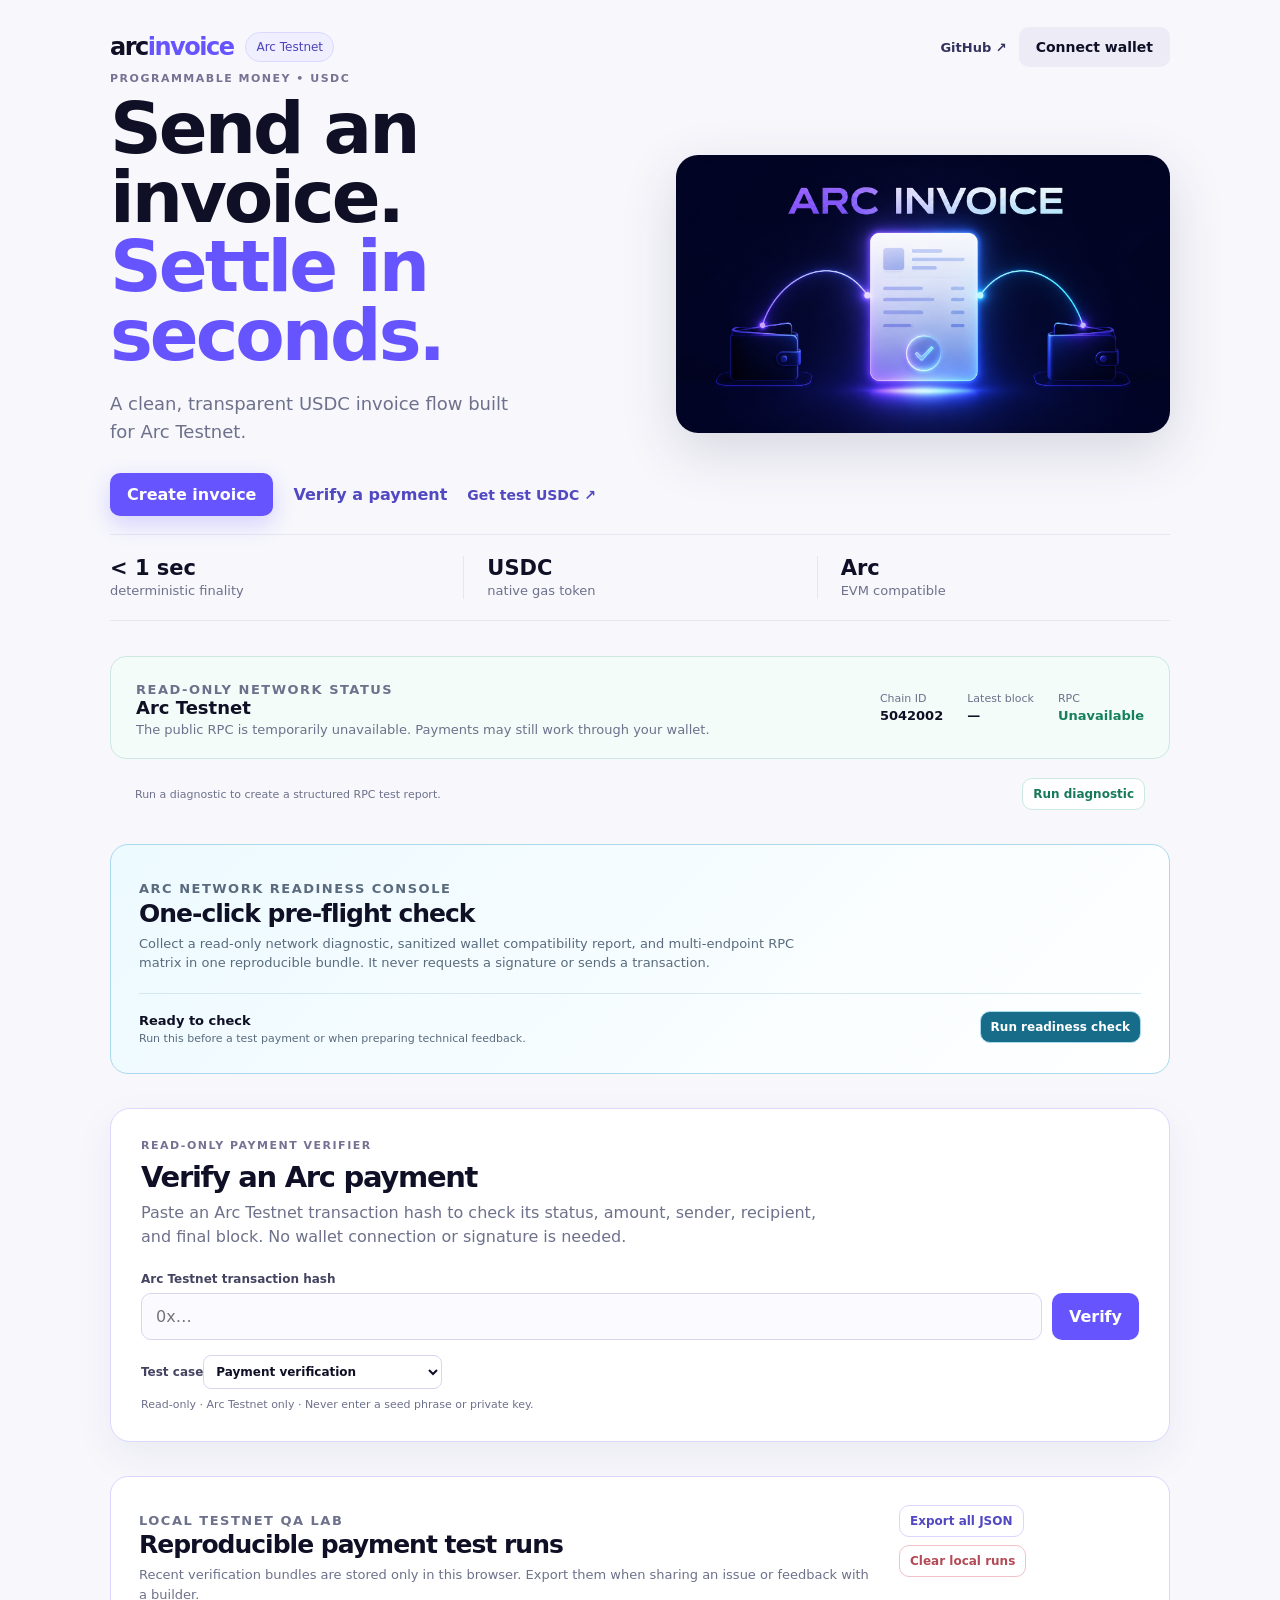
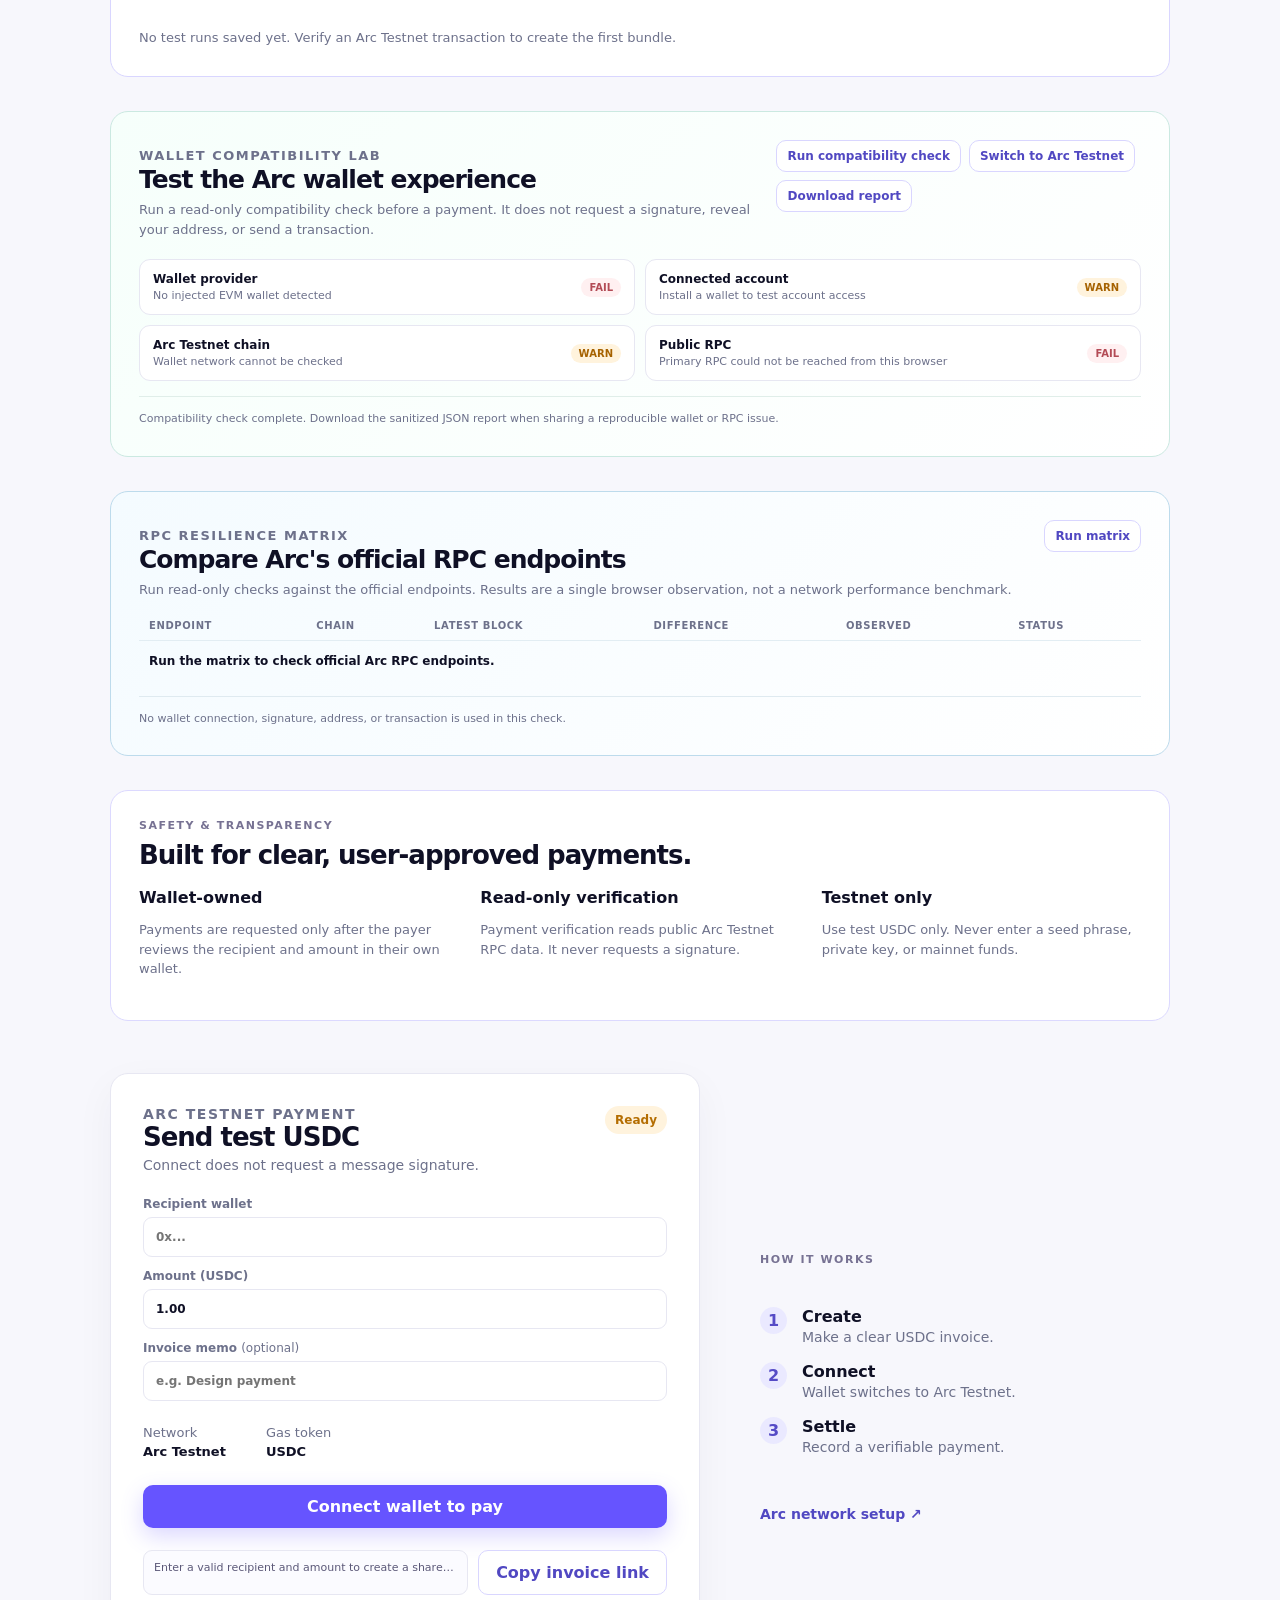
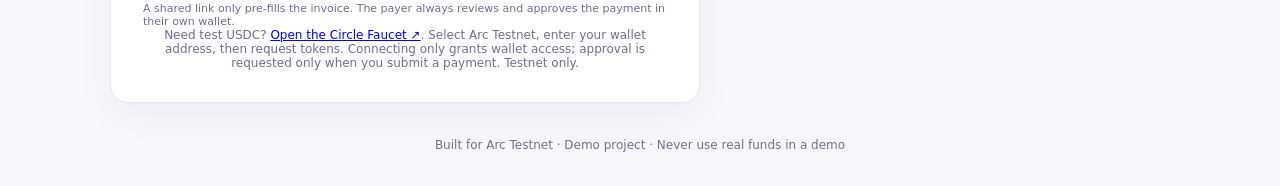
<file: index.html>
<!doctype html>
<html lang="en">
  <head>
    <meta charset="UTF-8" />
    <meta name="viewport" content="width=device-width, initial-scale=1.0" />
    <meta name="description" content="A USDC invoice demo for Arc Testnet." />
    <title>arcinvoice.io — USDC payments</title>
    <link rel="icon" href="data:image/svg+xml,%3Csvg xmlns='http://www.w3.org/2000/svg' viewBox='0 0 64 64'%3E%3Crect width='64' height='64' rx='16' fill='%236654ff'/%3E%3Cpath d='M18 43 29 17h7l10 26h-7l-2-6H26l-2 6h-7Zm10-12h7l-3.5-10L28 31Z' fill='white'/%3E%3C/svg%3E" />
    <link rel="stylesheet" href="styles.css" />
    <style>.text-action{padding:0;background:transparent;color:#5148c2}.verifier{margin:-18px 0 52px;padding:30px;border:1px solid #dcd9ff;border-radius:20px;background:#fff;box-shadow:0 14px 38px #352e6710}.verifier-copy h2{font-size:29px;letter-spacing:-1.3px;margin:0 0 7px}.verifier-copy>p:not(.eyebrow){max-width:710px;margin:0;color:#6d718b;line-height:1.5}.verify-form{margin-top:23px}.verify-form label{display:block;margin-bottom:7px;color:#444361;font-size:12px;font-weight:800}.verify-form>div{display:flex;gap:10px}.verify-form input{min-width:0;width:100%;padding:13px 14px;border:1px solid #d9d7ee;border-radius:10px;background:#fbfbff;color:#0f1025;font:inherit}.verify-form input:focus{outline:2px solid #b6b0ff;border-color:#6654ff}.verify-submit{background:#6654ff;color:#fff;white-space:nowrap}.verify-submit:disabled{opacity:.65;cursor:wait}.verify-form p{margin:9px 0 0;color:#6d718b;font-size:11px}.verify-result{margin-top:18px;border:1px solid #e7e7f2;border-radius:12px;padding:16px;background:#fbfbff}.verify-result.success{background:#effcf7;border-color:#bce9d9}.verify-result.pending{background:#fff8e9;border-color:#f0d69f}.verify-result.error{background:#fff2f3;border-color:#f0c1c7}.verify-result.loading{background:#f2f1ff;border-color:#d9d6ff}.verify-result>strong,.verify-result>span{display:block}.verify-result>strong{font-size:14px}.verify-result>span{margin-top:4px;color:#6d718b;font-size:13px}.verify-heading{display:flex;gap:14px;align-items:center;justify-content:space-between}.verify-heading strong{font-size:15px}.verify-heading a{color:#5148c2;text-decoration:none;font-size:12px;font-weight:800;white-space:nowrap}.verify-result dl{display:grid;grid-template-columns:repeat(3,1fr);gap:13px;margin:16px 0 0;padding-top:15px;border-top:1px solid #dce8e3}.verify-result dl div{min-width:0}.verify-result dt{color:#6d718b;font-size:10px;font-weight:800;letter-spacing:.7px;text-transform:uppercase}.verify-result dd{overflow:hidden;margin:4px 0 0;color:#0f1025;font-size:13px;font-weight:750;text-overflow:ellipsis;white-space:nowrap}@media(max-width:700px){.verifier{padding:21px;margin-bottom:32px}.verify-form>div{display:block}.verify-submit{width:100%;margin-top:10px}.verify-result dl{grid-template-columns:1fr 1fr}.verify-heading{align-items:flex-start;flex-direction:column}}</style>
    <style>.network-status{display:flex;justify-content:space-between;align-items:center;gap:20px;margin:-18px 0 52px;padding:21px 25px;border:1px solid #cbe9e1;border-radius:16px;background:#f3fcf9}.network-status h2{margin:0;font-size:18px}.network-status p{margin:4px 0 0;color:#6d718b;font-size:13px}.network-details{display:flex;gap:24px}.network-details span{display:block;color:#6d718b;font-size:11px}.network-details b{display:block;margin-top:3px;color:#0f1025;font-size:13px}.network-live{color:#16805d!important}.diagnostics{margin:-33px 0 52px;display:flex;justify-content:space-between;align-items:center;gap:15px;padding:0 25px;color:#6d718b;font-size:11px}.diagnostics button{border:1px solid #cbe9e1;background:#fff;color:#16795a;padding:8px 10px;font-size:12px}.diagnostics-actions{display:flex;gap:8px}.qa-lab{margin:-18px 0 52px;border:1px solid #d9d6ff;border-radius:18px;background:#fff;padding:28px}.qa-lab-head{display:flex;justify-content:space-between;gap:20px;align-items:start}.qa-lab h2{margin:0;font-size:25px;letter-spacing:-1px}.qa-lab p{margin:6px 0 0;color:#6d718b;font-size:13px;line-height:1.5}.qa-actions{display:flex;gap:8px;flex-wrap:wrap}.qa-actions button,.qa-run button{border:1px solid #d9d6ff;background:#fff;color:#5148c2;padding:8px 10px;font-size:12px}.qa-run button{border-color:#e7e7f2;color:#34335f}.qa-actions .danger{border-color:#f0c1c7;color:#b34b56}.qa-empty{padding:18px 0 0;color:#6d718b;font-size:13px}.qa-runs{display:grid;gap:9px;margin:18px 0 0;padding:0;list-style:none}.qa-run{display:flex;align-items:center;justify-content:space-between;gap:15px;border-top:1px solid #ecebf5;padding-top:11px}.qa-run strong,.qa-run span{display:block}.qa-run strong{font-size:13px}.qa-run span{color:#6d718b;font-size:11px;margin-top:3px}.rpc-lab{border-color:#bddbec;background:linear-gradient(135deg,#f4fbff,#fff)}.rpc-table{width:100%;border-collapse:collapse;margin-top:20px;font-size:12px}.rpc-table th{padding:0 10px 9px;color:#6d718b;font-size:10px;letter-spacing:.6px;text-align:left;text-transform:uppercase}.rpc-table td{border-top:1px solid #e2edf3;padding:13px 10px;vertical-align:middle}.rpc-table td:first-child{font-weight:800}.rpc-table code{color:#68647e;font:inherit;font-size:10px}.rpc-status{display:inline-block;border-radius:99px;padding:4px 8px;background:#f1f0ff;color:#5148c2;font-size:10px;font-weight:800}.rpc-status.pass{background:#e8fbf4;color:#16805d}.rpc-status.warn{background:#fff3dd;color:#a66200}.rpc-status.fail{background:#fff0f1;color:#b34b56}.rpc-note{margin-top:15px!important;border-top:1px solid #dfeaf0;padding-top:14px;font-size:11px!important}.wallet-lab{border-color:#cbe9e1;background:linear-gradient(135deg,#f6fffb,#fff)}.wallet-grid{display:grid;grid-template-columns:repeat(2,1fr);gap:10px;margin-top:20px}.wallet-check{display:flex;align-items:center;justify-content:space-between;gap:12px;border:1px solid #e7e7f2;border-radius:11px;padding:12px 13px;background:#fff}.wallet-check strong,.wallet-check span{display:block}.wallet-check strong{font-size:12px}.wallet-check span{margin-top:3px;color:#6d718b;font-size:11px}.wallet-state{border-radius:99px;padding:4px 8px;background:#f1f0ff;color:#5148c2;font-size:10px;font-weight:800;white-space:nowrap}.wallet-state.pass{background:#e8fbf4;color:#16805d}.wallet-state.warn{background:#fff3dd;color:#a66200}.wallet-state.fail{background:#fff0f1;color:#b34b56}.wallet-report-note{margin-top:15px!important;border-top:1px solid #e0eee9;padding-top:14px;font-size:11px!important}.share-row{display:grid;grid-template-columns:1fr auto;gap:10px;margin-top:12px}.share-link{overflow:hidden;border:1px solid #e7e7f2;border-radius:9px;padding:10px;background:#fbfbff;color:#5b5878;font-size:11px;text-overflow:ellipsis;white-space:nowrap}.share-button{background:#fff;border:1px solid #d9d6ff;color:#5148c2}.share-message{margin-top:7px!important;font-size:11px!important;text-align:left!important}.test-case{margin-top:15px;display:flex;align-items:center;gap:10px;color:#6d718b;font-size:12px;font-weight:750}.test-case select{border:1px solid #d9d7ee;border-radius:8px;background:#fff;padding:8px;color:#0f1025;font:inherit}.test-report{margin-top:14px;display:flex;align-items:center;justify-content:space-between;gap:14px;border-top:1px solid #dce8e3;padding-top:14px}.test-report p{margin:0!important;font-size:11px!important}.test-report button{background:#fff;border:1px solid #a7ddca;color:#16795a;padding:8px 10px;font-size:12px;white-space:nowrap}.readiness-console{margin:-18px 0 52px;padding:28px;border:1px solid #a9d9ec;border-radius:18px;background:linear-gradient(135deg,#edfaff,#fff)}.readiness-console h2{margin:0;font-size:25px;letter-spacing:-1px}.readiness-console p{max-width:700px;margin:6px 0 0;color:#596b7d;font-size:13px;line-height:1.5}.readiness-status{display:flex;align-items:center;justify-content:space-between;gap:16px;margin-top:20px;padding-top:16px;border-top:1px solid #d5e8f0}.readiness-status strong{font-size:13px}.readiness-status span{display:block;margin-top:3px;color:#596b7d;font-size:11px}.readiness-actions{display:flex;gap:8px;flex-wrap:wrap}.readiness-actions button{border:1px solid #a9d9ec;background:#fff;color:#176c8a;padding:8px 10px;font-size:12px}.readiness-actions button:first-child{background:#176c8a;color:#fff}.readiness-actions button:disabled{opacity:.65;cursor:wait}@media(max-width:700px){.network-status{display:block;margin-bottom:32px}.network-details{margin-top:17px}.diagnostics,.qa-lab-head,.qa-run,.readiness-status{align-items:flex-start;flex-direction:column;margin-top:-22px}.qa-lab-head,.readiness-status{margin-top:0}.wallet-grid{grid-template-columns:1fr}.rpc-table{display:block;overflow-x:auto}.share-row{grid-template-columns:1fr}.share-button{width:100%}.test-case,.test-report{align-items:flex-start;flex-direction:column}}</style>
  </head>
  <body>
    <main class="shell">
      <nav><a class="brand" href="#">arc<span>invoice</span></a><span class="pill">Arc Testnet</span><a href="https://github.com/vlsss12/arcinvoice" target="_blank" rel="noreferrer" style="margin-left:auto;color:#34335f;font-size:13px;font-weight:800;text-decoration:none">GitHub ↗</a><button id="walletButton">Connect wallet</button><button id="disconnectButton" class="hidden">Disconnect</button></nav>
      <section class="hero">
        <div><p class="eyebrow">PROGRAMMABLE MONEY • USDC</p><h1>Send an invoice.<br /><em>Settle in seconds.</em></h1><p class="lede">A clean, transparent USDC invoice flow built for Arc Testnet.</p><div class="actions"><button class="primary" id="createButton">Create invoice</button><button class="text-action" id="verifyButton">Verify a payment</button><a href="https://faucet.circle.com" target="_blank" rel="noreferrer">Get test USDC ↗</a></div></div>
        <img src="assets/arc-invoice-cover.png" alt="Abstract arcinvoice.io USDC payment illustration" />
      </section>
      <section class="stats"><div><strong>&lt; 1 sec</strong><span>deterministic finality</span></div><div><strong>USDC</strong><span>native gas token</span></div><div><strong>Arc</strong><span>EVM compatible</span></div></section>
      <section class="network-status" aria-labelledby="networkTitle"><div><p class="eyebrow">READ-ONLY NETWORK STATUS</p><h2 id="networkTitle">Arc Testnet</h2><p id="networkMessage">Checking the public Arc RPC…</p></div><div class="network-details"><div><span>Chain ID</span><b>5042002</b></div><div><span>Latest block</span><b id="latestBlock">—</b></div><div><span>RPC</span><b class="network-live" id="rpcStatus">Checking</b></div></div></section><div class="diagnostics"><span id="diagnosticMessage">Run a diagnostic to create a structured RPC test report.</span><div class="diagnostics-actions"><button id="runDiagnosticButton" type="button">Run diagnostic</button><button id="copyDiagnosticButton" type="button" class="hidden">Copy report</button></div></div>
      <section class="readiness-console" aria-labelledby="readinessTitle"><div><p class="eyebrow">ARC NETWORK READINESS CONSOLE</p><h2 id="readinessTitle">One-click pre-flight check</h2><p>Collect a read-only network diagnostic, sanitized wallet compatibility report, and multi-endpoint RPC matrix in one reproducible bundle. It never requests a signature or sends a transaction.</p></div><div class="readiness-status"><div><strong id="readinessTitleStatus">Ready to check</strong><span id="readinessMessage">Run this before a test payment or when preparing technical feedback.</span></div><div class="readiness-actions"><button id="runReadinessButton" type="button">Run readiness check</button><button id="downloadReadinessButton" type="button" class="hidden">Download bundle</button></div></div></section>
      <section class="verifier" id="verifier" aria-labelledby="verifierTitle"><div class="verifier-copy"><p class="eyebrow">READ-ONLY PAYMENT VERIFIER</p><h2 id="verifierTitle">Verify an Arc payment</h2><p>Paste an Arc Testnet transaction hash to check its status, amount, sender, recipient, and final block. No wallet connection or signature is needed.</p></div><form class="verify-form" id="verifyForm"><label for="txHash">Arc Testnet transaction hash</label><div><input id="txHash" autocomplete="off" spellcheck="false" placeholder="0x…" aria-describedby="verifyHelp" /><button class="verify-submit" type="submit">Verify</button></div><label class="test-case" for="testCase">Test case<select id="testCase"><option value="Payment verification">Payment verification</option><option value="Native USDC payment">Native USDC payment</option><option value="Wallet connection">Wallet connection</option><option value="Failed or rejected transaction">Failed or rejected transaction</option><option value="Shared invoice link">Shared invoice link</option></select></label><p id="verifyHelp">Read-only · Arc Testnet only · Never enter a seed phrase or private key.</p></form><div class="verify-result hidden" id="verifyResult" aria-live="polite"></div></section>
      <section class="qa-lab" aria-labelledby="qaLabTitle"><div class="qa-lab-head"><div><p class="eyebrow">LOCAL TESTNET QA LAB</p><h2 id="qaLabTitle">Reproducible payment test runs</h2><p>Recent verification bundles are stored only in this browser. Export them when sharing an issue or feedback with a builder.</p></div><div class="qa-actions"><button id="exportRunsButton" type="button">Export all JSON</button><button id="clearRunsButton" class="danger" type="button">Clear local runs</button></div></div><p class="qa-empty" id="qaEmpty">No test runs saved yet. Verify an Arc Testnet transaction to create the first bundle.</p><ul class="qa-runs hidden" id="qaRuns"></ul></section>
      <section class="qa-lab wallet-lab" aria-labelledby="walletLabTitle"><div class="qa-lab-head"><div><p class="eyebrow">WALLET COMPATIBILITY LAB</p><h2 id="walletLabTitle">Test the Arc wallet experience</h2><p>Run a read-only compatibility check before a payment. It does not request a signature, reveal your address, or send a transaction.</p></div><div class="qa-actions"><button id="runWalletCheckButton" type="button">Run compatibility check</button><button id="switchWalletNetworkButton" type="button">Switch to Arc Testnet</button><button id="downloadWalletReportButton" type="button" class="hidden">Download report</button></div></div><div class="wallet-grid" aria-live="polite"><div class="wallet-check"><div><strong>Wallet provider</strong><span id="walletProviderDetail">Not checked</span></div><b class="wallet-state" id="walletProviderState">READY</b></div><div class="wallet-check"><div><strong>Connected account</strong><span id="walletAccountDetail">Not checked</span></div><b class="wallet-state" id="walletAccountState">READY</b></div><div class="wallet-check"><div><strong>Arc Testnet chain</strong><span id="walletChainDetail">Expected: 5042002</span></div><b class="wallet-state" id="walletChainState">READY</b></div><div class="wallet-check"><div><strong>Public RPC</strong><span id="walletRpcDetail">Not checked</span></div><b class="wallet-state" id="walletRpcState">READY</b></div></div><p class="wallet-report-note" id="walletLabMessage">A report includes browser-observed compatibility results and sanitized errors only. It never includes a wallet address, seed phrase, or private key.</p></section>
      <section class="qa-lab rpc-lab" aria-labelledby="rpcLabTitle"><div class="qa-lab-head"><div><p class="eyebrow">RPC RESILIENCE MATRIX</p><h2 id="rpcLabTitle">Compare Arc's official RPC endpoints</h2><p>Run read-only checks against the official endpoints. Results are a single browser observation, not a network performance benchmark.</p></div><div class="qa-actions"><button id="runRpcMatrixButton" type="button">Run matrix</button><button id="copyRpcMatrixButton" type="button" class="hidden">Copy report</button><button id="downloadRpcMatrixButton" type="button" class="hidden">Download JSON</button></div></div><table class="rpc-table"><thead><tr><th>Endpoint</th><th>Chain</th><th>Latest block</th><th>Difference</th><th>Observed</th><th>Status</th></tr></thead><tbody id="rpcMatrixRows"><tr><td colspan="6">Run the matrix to check official Arc RPC endpoints.</td></tr></tbody></table><p class="rpc-note" id="rpcMatrixMessage">No wallet connection, signature, address, or transaction is used in this check.</p></section>
      <section style="margin:-18px 0 52px;padding:28px;border:1px solid #dcd9ff;border-radius:18px;background:#fff"><p class="eyebrow">SAFETY &amp; TRANSPARENCY</p><h2 style="margin:0 0 18px;font-size:26px;letter-spacing:-1px">Built for clear, user-approved payments.</h2><div class="safety-grid"><div><strong>Wallet-owned</strong><p style="color:#6d718b;font-size:13px;line-height:1.5">Payments are requested only after the payer reviews the recipient and amount in their own wallet.</p></div><div><strong>Read-only verification</strong><p style="color:#6d718b;font-size:13px;line-height:1.5">Payment verification reads public Arc Testnet RPC data. It never requests a signature.</p></div><div><strong>Testnet only</strong><p style="color:#6d718b;font-size:13px;line-height:1.5">Use test USDC only. Never enter a seed phrase, private key, or mainnet funds.</p></div></div></section>
      <section class="invoice-wrap" id="invoice"><div class="invoice-card"><div class="invoice-top"><div><p class="eyebrow">ARC TESTNET PAYMENT</p><h2>Send test USDC</h2><p>Connect does not request a message signature.</p></div><span class="status" id="status">Ready</span></div><div style="display:grid;gap:12px;margin:24px 0"><label style="font-size:12px;font-weight:800;color:#6d718b">Recipient wallet<input id="recipient" inputmode="text" autocomplete="off" placeholder="0x..." style="display:block;width:100%;margin-top:6px;border:1px solid #e7e7f2;background:#fff;border-radius:9px;padding:12px;color:#0f1025;font:inherit" /></label><label style="font-size:12px;font-weight:800;color:#6d718b">Amount (USDC)<input id="amount" inputmode="decimal" value="1.00" placeholder="1.00" style="display:block;width:100%;margin-top:6px;border:1px solid #e7e7f2;background:#fff;border-radius:9px;padding:12px;color:#0f1025;font:inherit" /></label><label style="font-size:12px;font-weight:800;color:#6d718b">Invoice memo <span style="font-weight:500">(optional)</span><input id="memo" maxlength="120" autocomplete="off" placeholder="e.g. Design payment" style="display:block;width:100%;margin-top:6px;border:1px solid #e7e7f2;background:#fff;border-radius:9px;padding:12px;color:#0f1025;font:inherit" /></label></div><div class="meta"><span>Network <b>Arc Testnet</b></span><span>Gas token <b>USDC</b></span></div><button class="pay" id="payButton">Connect wallet to pay</button><div class="share-row"><div class="share-link" id="shareLink">Enter a recipient and amount to create a shareable invoice link.</div><button class="share-button" id="shareButton" type="button">Copy invoice link</button></div><p class="notice share-message" id="shareMessage">A shared link only pre-fills the invoice. The payer always reviews and approves the payment in their own wallet.</p><p class="notice" id="notice">Need test USDC? <a href="https://faucet.circle.com" target="_blank" rel="noreferrer">Open the Circle Faucet ↗</a>. Select Arc Testnet, enter your wallet address, then request tokens. Connecting only grants wallet access; approval is requested only when you submit a payment. Testnet only.</p></div>
      <aside><p class="eyebrow">HOW IT WORKS</p><ol><li><b>1</b><div><strong>Create</strong><span>Make a clear USDC invoice.</span></div></li><li><b>2</b><div><strong>Connect</strong><span>Wallet switches to Arc Testnet.</span></div></li><li><b>3</b><div><strong>Settle</strong><span>Record a verifiable payment.</span></div></li></ol><a class="docs" href="https://docs.arc.io/arc/references/connect-to-arc" target="_blank" rel="noreferrer">Arc network setup ↗</a></aside></section>
      <section class="receipt hidden" id="receipt"><span class="check">✓</span><div><p class="eyebrow" id="receiptEyebrow">PAYMENT SUBMITTED</p><h2 id="receiptTitle">Checking finality…</h2><p id="receiptMessage">The payment was submitted to Arc Testnet.</p><button id="copyReportButton" class="hidden" type="button" style="margin-top:12px;padding:8px 10px;background:#fff;border:1px solid #a7ddca;color:#16795a;font-size:12px">Copy test report</button></div><a id="receiptLink" href="https://testnet.arcscan.app" target="_blank" rel="noreferrer">View on ArcScan ↗</a></section>
      <footer>Built for Arc Testnet · Demo project · Never use real funds in a demo</footer>
    </main>
    <script src="app.js"></script>
  </body>
</html>
</file>
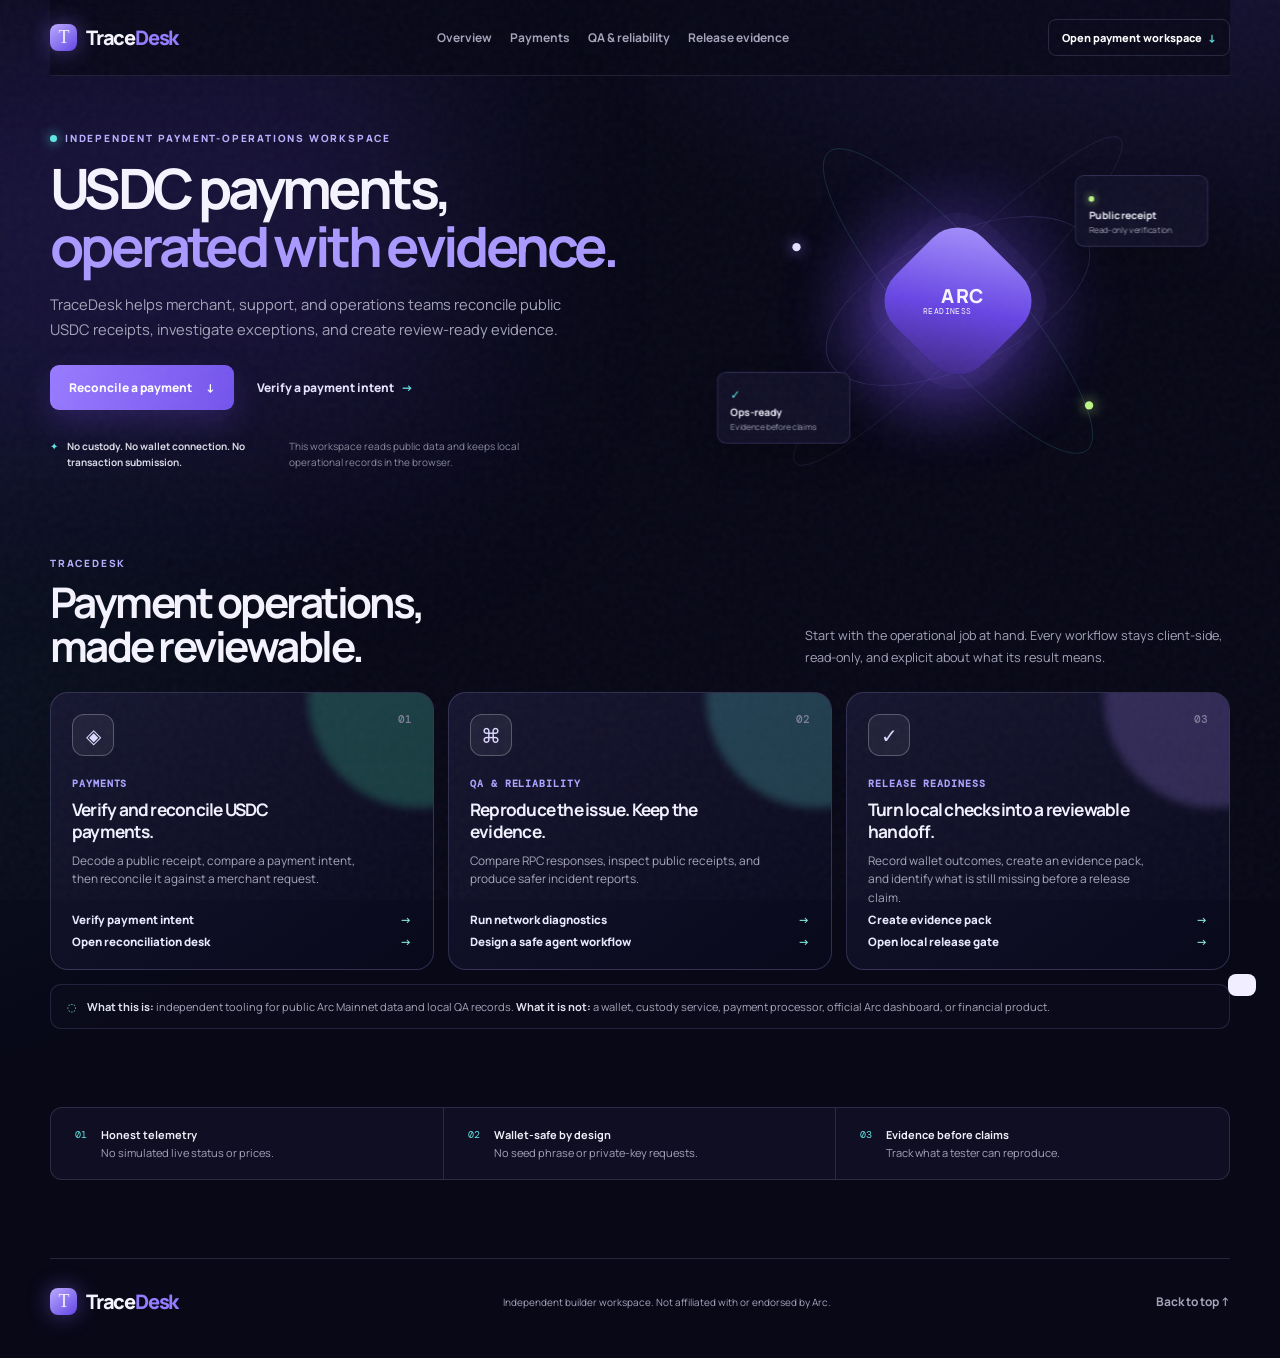
<file: arc-mainnet-desk/index.html>
<!doctype html>
<html lang="en">
  <head>
    <meta charset="UTF-8" />
    <meta name="viewport" content="width=device-width, initial-scale=1.0" />
    <meta name="theme-color" content="#080817" />
    <link rel="icon" href="data:image/svg+xml,%3Csvg xmlns='http://www.w3.org/2000/svg' viewBox='0 0 64 64'%3E%3Crect width='64' height='64' rx='16' fill='%23796bff'/%3E%3Cpath d='M18 46 30 17h7l11 29h-8l-2-7H27l-2 7h-7Zm11-14h7l-3-10-4 10Z' fill='white'/%3E%3C/svg%3E" />
    <title>TraceDesk — Readiness Workspace</title>
    <meta name="description" content="A safety-first mainnet readiness workspace for Arc builders." />
    <link rel="preconnect" href="https://fonts.googleapis.com" />
    <link rel="preconnect" href="https://fonts.gstatic.com" crossorigin />
    <link href="https://fonts.googleapis.com/css2?family=DM+Mono:wght@400;500&family=Manrope:wght@400;500;600;700;800&display=swap" rel="stylesheet" />
    <link rel="stylesheet" href="styles.css?v=20260916-3" />
    <link rel="stylesheet" href="matrix.css" />
    <link rel="stylesheet" href="changelog.css" />
    <link rel="stylesheet" href="evidence.css" />
    <link rel="stylesheet" href="bundle.css" />
    <link rel="stylesheet" href="network.css" />
    <link rel="stylesheet" href="resolver.css" />
    <link rel="stylesheet" href="consistency.css" />
    <link rel="stylesheet" href="witness.css" />
    <link rel="stylesheet" href="release-pack.css" />
    <link rel="stylesheet" href="gate.css" />
    <link rel="stylesheet" href="payment-lab.css" />
    <link rel="stylesheet" href="payment-intent.css" />
    <link rel="stylesheet" href="reconciliation.css" />
    <link rel="stylesheet" href="share-request.css" />
    <link rel="stylesheet" href="batch-reconciliation.css" />
    <link rel="stylesheet" href="dashboard.css" />
    <link rel="stylesheet" href="incident.css" />
    <link rel="stylesheet" href="swap-inspector.css" />
    <link rel="stylesheet" href="contract-watch.css" />
    <link rel="stylesheet" href="scorecard.css" />
    <link rel="stylesheet" href="merchant-receipt.css" />
    <link rel="stylesheet" href="checkout-embed.css" />
    <link rel="stylesheet" href="arc-handle.css" />
    <link rel="stylesheet" href="agentic-brief.css" />
  </head>
  <body data-workspace-mode="overview">
    <div class="grain"></div>
    <header class="nav wrap">
      <a class="brand" href="#top" aria-label="TraceDesk home"><span class="brand-cube">T</span><span>Trace<span>Desk</span></span></a>
      <nav><a href="#product-map">Overview</a><a href="#intent-lab">Payments</a><a href="#incident-lab">QA & reliability</a><a href="#release-pack">Release evidence</a></nav>
      <a href="#reconciliation" class="nav-button">Open payment workspace <span>↓</span></a>
    </header>

    <main id="top">
      <section class="hero wrap">
        <div class="hero-copy">
          <div class="overline"><i></i> Independent payment-operations workspace</div>
          <h1>USDC payments,<br /><em>operated with evidence.</em></h1>
          <p>TraceDesk helps merchant, support, and operations teams reconcile public USDC receipts, investigate exceptions, and create review-ready evidence.</p>
          <div class="hero-actions"><a class="primary" href="#reconciliation">Reconcile a payment <span>↓</span></a><a class="quiet-link" href="#intent-lab">Verify a payment intent <span>→</span></a></div>
          <p class="disclaimer"><span>✦</span><b>No custody. No wallet connection. No transaction submission.</b> This workspace reads public data and keeps local operational records in the browser.</p>
        </div>
        <div class="launch-visual" aria-label="Mainnet readiness visual">
          <div class="pulse p1"></div><div class="pulse p2"></div><div class="pulse p3"></div>
          <div class="launch-core"><span>ARC</span><small>READINESS</small></div>
          <div class="orbit-dot d1"></div><div class="orbit-dot d2"></div><div class="orbit-dot d3"></div>
          <div class="visual-card card-rpc"><span class="tiny-dot"></span><b>Public receipt</b><small>Read-only verification</small></div>
          <div class="visual-card card-qa"><span>✓</span><b>Ops-ready</b><small>Evidence before claims</small></div>
        </div>
      </section>

      <section class="product-map wrap" id="product-map" aria-label="Product workflow map">
        <div class="product-map-head"><div><div class="overline">TraceDesk</div><h2>Payment operations,<br />made reviewable.</h2></div><p>Start with the operational job at hand. Every workflow stays client-side, read-only, and explicit about what its result means.</p></div>
        <div class="workflow-grid">
          <article class="workflow-card payments" id="payments"><div class="workflow-number">01</div><div class="workflow-icon">◈</div><span>PAYMENTS</span><h3>Verify and reconcile USDC payments.</h3><p>Decode a public receipt, compare a payment intent, then reconcile it against a merchant request.</p><div class="workflow-links"><a href="#intent-lab">Verify payment intent <b>→</b></a><a href="#reconciliation">Open reconciliation desk <b>→</b></a></div></article>
          <article class="workflow-card quality" id="quality"><div class="workflow-number">02</div><div class="workflow-icon">⌘</div><span>QA & RELIABILITY</span><h3>Reproduce the issue. Keep the evidence.</h3><p>Compare RPC responses, inspect public receipts, and produce safer incident reports.</p><div class="workflow-links"><a href="#monitor">Run network diagnostics <b>→</b></a><a href="#agentic-brief">Design a safe agent workflow <b>→</b></a></div></article>
          <article class="workflow-card release" id="release"><div class="workflow-number">03</div><div class="workflow-icon">✓</div><span>RELEASE READINESS</span><h3>Turn local checks into a reviewable handoff.</h3><p>Record wallet outcomes, create an evidence pack, and identify what is still missing before a release claim.</p><div class="workflow-links"><a href="#release-pack">Create evidence pack <b>→</b></a><a href="#release-gate">Open local release gate <b>→</b></a></div></article>
        </div>
        <div class="map-boundary"><span>◌</span><p><b>What this is:</b> independent tooling for public Arc Mainnet data and local QA records. <b>What it is not:</b> a wallet, custody service, payment processor, official Arc dashboard, or financial product.</p></div>
      </section>

      <div class="workflow-banner wrap" id="workflow-banner" hidden>
        <div><span id="workflow-kicker">WORKFLOW</span><b id="workflow-title">Workspace</b></div>
        <a href="#product-map" id="back-to-overview">← All workflows</a>
      </div>

      <section class="guardrail wrap" aria-label="Product guardrails">
        <div><span>01</span><p><b>Honest telemetry</b><br />No simulated live status or prices.</p></div>
        <div><span>02</span><p><b>Wallet-safe by design</b><br />No seed phrase or private-key requests.</p></div>
        <div><span>03</span><p><b>Evidence before claims</b><br />Track what a tester can reproduce.</p></div>
      </section>

      <section class="workspace wrap tool-surface" data-workflow="quality" id="workspace">
        <div class="section-title"><div><div class="overline">The workspace</div><h2>Mainnet readiness,<br />made actionable.</h2></div><p>Choose a practical launch surface. Each item is a pre-flight check a real user or developer can validate before mainnet.</p></div>
        <div class="workspace-grid">
          <article class="work-card active" data-panel="wallet"><span class="work-index">01</span><div class="work-icon">⌁</div><h3>Wallet journeys</h3><p>Network switching, disconnect paths, wrong-network recovery, and human-readable error states.</p><button>Open checklist <span>→</span></button></article>
          <article class="work-card" data-panel="payment"><span class="work-index">02</span><div class="work-icon">◈</div><h3>Payment integrity</h3><p>Amount, recipient, asset, fee disclosure, transaction state, and confirmation visibility.</p><button>Open checklist <span>→</span></button></article>
          <article class="work-card" data-panel="observability"><span class="work-index">03</span><div class="work-icon">⌘</div><h3>Observability</h3><p>Traceable failures, controlled RPC fallbacks, explorer context, and reproducible reports.</p><button>Open checklist <span>→</span></button></article>
        </div>
        <div class="check-panel" id="panel-output" aria-live="polite"></div>
      </section>

      <section class="monitor wrap tool-surface" data-workflow="quality" id="monitor">
        <div class="monitor-copy"><div class="overline">Read-only RPC monitor</div><h2>Measure the network.<br />Keep the evidence.</h2><p>Run three standard, read-only JSON-RPC checks against an official endpoint: chain identity, latest block, and block freshness. No wallet is connected and no transaction can be sent.</p><div class="monitor-guard"><span>◌</span><p>Use only an official or trusted Arc RPC endpoint. The endpoint is used only for this browser session.</p></div></div>
        <div class="monitor-console">
          <div class="console-head"><span><i></i> DIAGNOSTIC CONSOLE</span><small>CLIENT-SIDE · READ ONLY</small></div>
          <label for="rpc-endpoint">Official JSON-RPC endpoint</label>
          <div class="endpoint-row"><input id="rpc-endpoint" type="url" inputmode="url" placeholder="https://your-official-rpc.example" autocomplete="url" /><button id="run-monitor" type="button">Run checks</button></div>
          <p class="console-help">Calls: <code>eth_chainId</code> · <code>eth_blockNumber</code> · <code>eth_getBlockByNumber</code></p>
          <div class="monitor-results" id="monitor-results" aria-live="polite"><div class="empty-monitor"><span>⌁</span><p>Awaiting an official endpoint.<br /><small>No request has been made.</small></p></div></div>
          <button class="copy-diagnostics" id="copy-diagnostics" type="button" disabled>Copy diagnostic report</button>
        </div>
      </section>

      <section class="payment-lab wrap tool-surface" data-workflow="payments" id="payment-lab">
        <div class="payment-lab-copy">
          <div class="overline">Arc payment reliability lab</div>
          <h2>Observe the lifecycle.<br />Report only the evidence.</h2>
          <p>Track one public transaction through Arc's two-state lifecycle. The lab distinguishes a transaction with no receipt from a final receipt, records the browser observation window, and calculates the fee shown by the supplied RPC response.</p>
          <div class="payment-lab-model" aria-label="Arc transaction lifecycle model">
            <div><span>01</span><b>Pending</b><small>No receipt returned</small></div>
            <i>→</i>
            <div><span>02</span><b>Final</b><small>Receipt includes a block</small></div>
            <i>→</i>
            <div><span>03</span><b>Outcome</b><small>Success or failed execution</small></div>
          </div>
          <div class="payment-lab-guard"><span>◌</span><p>The timer measures only how long this browser observed the supplied endpoint. It is not the transaction's submission-to-finality time and is not a network benchmark.</p></div>
        </div>
        <div class="payment-lab-console">
          <div class="console-head"><span><i></i> PAYMENT RELIABILITY CONSOLE</span><small>CLIENT-SIDE · READ ONLY</small></div>
          <label for="payment-rpc">Official JSON-RPC endpoint</label>
          <input id="payment-rpc" type="url" inputmode="url" placeholder="https://your-official-rpc.example" autocomplete="url" />
          <label for="payment-hash">Public transaction hash</label>
          <input id="payment-hash" type="text" inputmode="text" spellcheck="false" autocomplete="off" maxlength="66" placeholder="0x… (64 hexadecimal characters)" />
          <div class="payment-lab-actions"><button id="observe-payment" type="button">Start observation <span>→</span></button><button id="stop-payment" class="secondary" type="button" disabled>Stop</button></div>
          <p class="console-help">Maximum observation window: 30 seconds · Poll interval: 2 seconds · No transaction is submitted</p>
          <div class="payment-lab-results" id="payment-lab-results" aria-live="polite"><div class="empty-payment-lab"><span>◎</span><p>Awaiting an official endpoint<br />and public transaction hash.</p></div></div>
          <button class="copy-payment-lab" id="copy-payment-lab" type="button" disabled>Copy reliability report</button>
        </div>
      </section>

      <section class="intent-lab wrap tool-surface" data-workflow="payments" id="intent-lab">
        <div class="intent-copy">
          <div class="overline">Universal USDC payment intent</div>
          <h2>Decode the transfer.<br />Verify the intent.</h2>
          <p>Inspect a public Arc Mainnet receipt for USDC <code>Transfer</code> events from Arc’s documented system emitter, then compare the observed recipient and amount with the payment intent supplied by the reviewer. The result is an evidence record, not a settlement guarantee.</p>
          <div class="intent-flow" aria-label="Payment intent verification workflow">
            <div><span>01</span><b>Decode</b><small>Official USDC event logs</small></div><i>→</i>
            <div><span>02</span><b>Compare</b><small>Recipient and 18-decimal amount</small></div><i>→</i>
            <div><span>03</span><b>Record</b><small>Public-safe evidence report</small></div>
          </div>
          <div class="intent-contract"><span>USDC SYSTEM EMITTER</span><code>0xffffFFFfFFffffffffffffffFfFFFfffFFFfFFfE</code><small>Arc Mainnet · 18 decimals · Transfer events only</small></div>
          <div class="intent-guard"><span>◌</span><p>No wallet connection, signing, sending, balance lookup, or address ownership claim. A “matched” result means only that a supplied public receipt contained a matching event.</p></div>
        </div>
        <div class="intent-console">
          <div class="console-head"><span><i></i> PAYMENT INTENT VERIFIER</span><small>CLIENT-SIDE · READ ONLY</small></div>
          <label for="intent-rpc">Arc Mainnet JSON-RPC endpoint</label>
          <input id="intent-rpc" type="url" inputmode="url" placeholder="https://rpc.mainnet.arc.io" autocomplete="url" />
          <label for="intent-hash">Public transaction hash</label>
          <input id="intent-hash" type="text" spellcheck="false" autocomplete="off" maxlength="66" placeholder="0x… (64 hexadecimal characters)" />
          <div class="intent-input-grid"><label for="intent-recipient">Expected recipient <span class="optional">optional</span><input id="intent-recipient" type="text" spellcheck="false" autocomplete="off" maxlength="42" placeholder="0x… (40 hexadecimal characters)" /></label><label for="intent-amount">Expected amount <span class="optional">optional</span><input id="intent-amount" type="text" inputmode="decimal" autocomplete="off" placeholder="e.g. 25.50 USDC" /></label></div>
          <button class="run-intent" id="verify-intent" type="button">Verify payment intent <span>→</span></button>
          <p class="console-help">Checks Arc chain ID · receipt outcome · official Universal USDC Transfer logs · optional exact intent match</p>
          <div class="intent-results" id="intent-results" aria-live="polite"><div class="empty-intent"><span>◈</span><p>Awaiting an Arc Mainnet endpoint,<br />public receipt, and optional intent.</p></div></div>
          <button class="copy-intent" id="copy-intent" type="button" disabled>Copy payment intent evidence</button>
        </div>
      </section>

      <section class="arc-handle wrap tool-surface" data-workflow="payments" id="arc-handle">
        <div class="arc-handle-copy">
          <div class="overline">ArcHandle · product preview</div>
          <h2>Pay a person.<br />Not an address.</h2>
          <p>A future Arc payment surface where a sender enters a verified X handle, reviews the recipient and amount, and approves a USDC transfer from their own embedded wallet.</p>
          <div class="arc-handle-flow" aria-label="Proposed ArcHandle payment flow">
            <div><span>01</span><b>Verify</b><small>X identity → fixed user ID</small></div><i>→</i>
            <div><span>02</span><b>Review</b><small>Recipient and amount</small></div><i>→</i>
            <div><span>03</span><b>Approve</b><small>Owner-controlled transaction</small></div>
          </div>
          <div class="arc-handle-guard"><span>◌</span><p><b>Preview only.</b> X sign-in, handle claims, wallet creation, and transfers are not enabled. No username lookup, wallet connection, account data collection, signature, or transaction occurs on this page.</p></div>
        </div>
        <form class="arc-handle-console" id="arc-handle-form">
          <div class="console-head"><span><i></i> SEND BY X HANDLE</span><small>SAFE PREVIEW · NO CUSTODY</small></div>
          <label for="arc-handle-recipient">Recipient X handle</label>
          <div class="arc-handle-input"><span>@</span><input id="arc-handle-recipient" type="text" inputmode="text" autocomplete="off" autocapitalize="none" spellcheck="false" maxlength="15" placeholder="username" /></div>
          <label for="arc-handle-amount">Amount <span class="optional">preview only</span></label>
          <div class="arc-handle-input amount"><input id="arc-handle-amount" type="text" inputmode="decimal" autocomplete="off" placeholder="0.00" /><span>USDC</span></div>
          <button class="arc-handle-check" id="arc-handle-check" type="submit">Review payment route <span>→</span></button>
          <p class="console-help">A production version resolves an X User ID only after OAuth verification; it never routes funds based on an unverified username.</p>
          <div class="arc-handle-result" id="arc-handle-result" aria-live="polite"><div class="arc-handle-empty"><span>◎</span><p>Enter a handle to preview<br />the safe payment route.</p></div></div>
        </form>
      </section>

      <section class="swap-inspector wrap tool-surface" data-workflow="payments" id="swap-inspector">
        <div class="swap-copy">
          <div class="overline">Arc integration readiness scan</div>
          <h2>Validate the integration.<br />Before you ship.</h2>
          <p>Check whether an Arc integration contract and its proposed output asset are deployed on the expected network, whether the endpoint is current, and whether standard token metadata can be read. The scan is read-only: it never connects a wallet, requests an approval, fetches a price, or executes a swap.</p>
          <div class="swap-flow" aria-label="Swap route inspection workflow">
            <div><span>01</span><b>Identify</b><small>Check Arc chain ID</small></div><i>→</i>
            <div><span>02</span><b>Validate</b><small>Read code and metadata</small></div><i>→</i>
            <div><span>03</span><b>Review</b><small>Export the evidence</small></div>
          </div>
          <div class="swap-boundary"><span>◌</span><p><b>Claim boundary:</b> a deployed contract is not an endorsement. This tool cannot establish liquidity, a safe price, ownership, audit status, or production readiness. Only use addresses obtained from the protocol’s official documentation.</p></div>
        </div>
        <div class="swap-console">
          <div class="console-head"><span><i></i> INTEGRATION READINESS SCAN</span><small>CLIENT-SIDE · READ ONLY</small></div>
          <label for="swap-rpc">Arc Mainnet JSON-RPC endpoint</label>
          <input id="swap-rpc" type="url" inputmode="url" value="https://rpc.mainnet.arc.io" autocomplete="url" />
          <label for="swap-router">Integration contract <span class="optional">public address</span></label>
          <input id="swap-router" type="text" inputmode="text" spellcheck="false" autocomplete="off" maxlength="42" placeholder="0x… (contract from official docs)" />
          <label for="swap-asset">Referenced asset <span class="optional">public token address</span></label>
          <input id="swap-asset" type="text" inputmode="text" spellcheck="false" autocomplete="off" maxlength="42" placeholder="0x… (asset from official docs)" />
          <button class="run-swap-inspector" id="run-swap-inspector" type="button">Run readiness scan <span>→</span></button>
          <p class="console-help">Calls: <code>eth_chainId</code> · <code>eth_getBlockByNumber</code> · <code>eth_getCode</code> · optional ERC-20 <code>symbol</code>/<code>decimals</code></p>
          <div class="swap-results" id="swap-results" aria-live="polite"><div class="empty-swap"><span>◇</span><p>Enter published contract addresses.<br /><small>No request has been made.</small></p></div></div>
          <button class="copy-swap-report" id="copy-swap-report" type="button" disabled>Copy readiness report</button>
        </div>
      </section>

      <section class="contract-watch wrap tool-surface" data-workflow="quality" id="contract-watch">
        <div class="contract-watch-copy">
          <div class="overline">Arc contract change watch</div>
          <h2>Record the contract.<br />Notice the change.</h2>
          <p>Capture a local, point-in-time snapshot of a public Arc Mainnet contract. A later scan compares the chain ID, bytecode fingerprint, and best-effort ERC-20 metadata against the snapshot stored in this browser.</p>
          <div class="contract-watch-flow" aria-label="Contract monitoring workflow"><div><span>01</span><b>Scan</b><small>Read public bytecode</small></div><i>→</i><div><span>02</span><b>Compare</b><small>Use local snapshot</small></div><i>→</i><div><span>03</span><b>Export</b><small>Review-ready evidence</small></div></div>
          <div class="contract-watch-guard"><span>◌</span><p>Snapshots never leave this browser. A changed bytecode fingerprint is a review signal—not evidence of a malicious change, ownership change, upgradeability, audit status, or official Arc conclusion.</p></div>
        </div>
        <div class="contract-watch-console">
          <div class="console-head"><span><i></i> CONTRACT CHANGE WATCH</span><small>CLIENT-SIDE · READ ONLY</small></div>
          <label for="watch-rpc">Arc Mainnet JSON-RPC endpoint</label>
          <input id="watch-rpc" type="url" inputmode="url" value="https://rpc.mainnet.arc.io" autocomplete="url" />
          <label for="watch-contract">Public contract address</label>
          <input id="watch-contract" type="text" inputmode="text" spellcheck="false" autocomplete="off" maxlength="42" placeholder="0x… (40 hexadecimal characters)" />
          <button class="run-contract-watch" id="run-contract-watch" type="button">Scan and compare <span>→</span></button>
          <p class="console-help">Calls: <code>eth_chainId</code> · <code>eth_getBlockByNumber</code> · <code>eth_getCode</code> · optional ERC-20 <code>symbol</code>/<code>decimals</code></p>
          <div class="contract-watch-results" id="contract-watch-results" aria-live="polite"><div class="empty-contract-watch"><span>◌</span><p>Awaiting an Arc contract address.<br /><small>No snapshot has been created.</small></p></div></div>
          <div class="contract-watch-actions"><button class="save-contract-snapshot" id="save-contract-snapshot" type="button" disabled>Save local snapshot</button><button class="copy-contract-report" id="copy-contract-report" type="button" disabled>Copy watch report</button></div>
        </div>
      </section>

      <section class="scorecard wrap tool-surface" data-workflow="release" id="scorecard">
        <div class="scorecard-copy">
          <div class="overline">Arc mainnet integration scorecard</div>
          <h2>One handoff.<br />Only earned signals.</h2>
          <p>Turn local browser evidence into a compact technical-review summary. The scorecard includes only checks completed in this browser session; it never fills missing evidence with assumptions.</p>
          <div class="scorecard-boundary"><span>◌</span><p><b>Claim boundary:</b> “Ready for technical review” means the recorded local checks are complete. It is not an audit, deployment approval, security review, compatibility certification, or official Arc endorsement.</p></div>
        </div>
        <div class="scorecard-console">
          <div class="console-head"><span><i></i> TECHNICAL REVIEW SCORECARD</span><small>LOCAL EVIDENCE · READ ONLY</small></div>
          <div class="scorecard-intro"><b>Included evidence</b><span>Network · Payments · Integration · Contract watch · Incident readiness · Privacy posture</span></div>
          <button class="generate-scorecard" id="generate-scorecard" type="button">Generate scorecard <span>→</span></button>
          <div class="scorecard-results" id="scorecard-results" aria-live="polite"><div class="empty-scorecard"><span>◈</span><p>No scorecard generated yet.<br /><small>Run available tools first, then generate a local handoff.</small></p></div></div>
          <button class="copy-scorecard" id="copy-scorecard" type="button" disabled>Copy technical-review summary</button>
        </div>
      </section>

      <section class="reconciliation wrap tool-surface" data-workflow="payments" id="reconciliation">
        <div class="reconciliation-copy">
          <div class="overline">Merchant payment reconciliation</div>
          <h2>From payment intent<br />to an auditable outcome.</h2>
          <p>Create a local payment request, then reconcile a public Arc Mainnet receipt against its recipient, exact USDC amount, and optional expiry. Designed for support and operations workflows where the conclusion must be explainable.</p>
          <div class="reconciliation-rules"><div><span>✓</span><p><b>Exact amount</b><br />Compares base-unit USDC values.</p></div><div><span>✓</span><p><b>Receipt-aware</b><br />Separates failed, late, and duplicate outcomes.</p></div><div><span>✓</span><p><b>Evidence-ready</b><br />Creates a reviewable local record.</p></div></div>
          <div class="reconciliation-guard"><span>◌</span><p>A local merchant reference is not written onchain and is not treated as proof of payment purpose. Reconciliation is based only on a supplied public receipt.</p></div>
        </div>
        <div class="reconciliation-console">
          <div class="console-head"><span><i></i> PAYMENT RECONCILIATION DESK</span><small>LOCAL INTENT · READ ONLY</small></div>
          <div class="reconcile-stage"><b>01 · LOCAL PAYMENT REQUEST</b><span>Nothing is uploaded</span></div>
          <div class="reconcile-grid"><label for="reconcile-recipient">Merchant recipient<input id="reconcile-recipient" type="text" spellcheck="false" autocomplete="off" maxlength="42" placeholder="0x… (40 hexadecimal characters)" /></label><label for="reconcile-amount">Requested amount<input id="reconcile-amount" type="text" inputmode="decimal" autocomplete="off" placeholder="e.g. 25.50 USDC" /></label></div>
          <div class="reconcile-grid"><label for="reconcile-reference">Merchant reference <span class="optional">optional</span><input id="reconcile-reference" type="text" maxlength="80" placeholder="e.g. INV-2026-001" /></label><label for="reconcile-expiry">Payment expiry <span class="optional">optional</span><input id="reconcile-expiry" type="datetime-local" /></label></div>
          <button class="save-intent" id="save-reconcile-intent" type="button">Create local payment request <span>→</span></button>
          <div class="reconcile-request" id="reconcile-request" aria-live="polite"><span>LOCAL REQUEST</span><p>Create an intent to prepare reconciliation.</p></div>
          <button class="copy-share-request" id="copy-share-request" type="button" disabled>Copy shareable verification link <span>↗</span></button>
              <p class="share-request-note">The link includes only the public recipient, requested amount, and optional expiry. Merchant references stay local; it never requests a wallet action.</p>
          <div class="checkout-kit" id="checkout-kit" hidden>
            <div class="checkout-kit-head"><b>01B · CHECKOUT HANDOFF</b><span id="checkout-request-status">VALIDATING REQUEST</span></div>
            <p>Generate a minimal payment-link snippet for a merchant site. It opens this read-only payment request; it does not initiate, sign, or submit a transaction.</p>
            <div class="checkout-actions"><button id="generate-checkout-embed" type="button">Generate checkout snippet <span>→</span></button><button id="copy-checkout-embed" type="button" disabled>Copy embed code</button></div>
            <pre class="checkout-code" id="checkout-code" aria-live="polite">Create a local request to generate a checkout snippet.</pre>
          </div>
          <div class="reconcile-stage"><b>02 · PUBLIC RECEIPT RECONCILIATION</b><span>Arc Mainnet only</span></div>
          <label for="reconcile-rpc">Arc Mainnet JSON-RPC endpoint</label><input id="reconcile-rpc" type="url" inputmode="url" autocomplete="url" placeholder="https://rpc.mainnet.arc.io" />
          <label for="reconcile-hash">Public transaction hash</label><input id="reconcile-hash" type="text" spellcheck="false" autocomplete="off" maxlength="66" placeholder="0x… (64 hexadecimal characters)" />
          <button class="run-reconciliation" id="run-reconciliation" type="button">Reconcile payment <span>→</span></button>
          <div class="reconciliation-results" id="reconciliation-results" aria-live="polite"><div class="empty-reconciliation"><span>◎</span><p>Create a local payment request,<br />then supply a public receipt.</p></div></div>
          <div class="receipt-actions"><button class="copy-reconciliation" id="copy-reconciliation" type="button" disabled>Copy reconciliation evidence</button><button class="download-receipt" id="download-receipt" type="button" disabled>Download merchant receipt <span>↓</span></button></div>
          <p class="merchant-receipt-note">Receipt exports contain the local request and public transaction details only. They are a review aid, not an invoice, settlement confirmation, or official Arc record.</p>
          <div class="reconcile-stage batch-stage"><b>03 · BATCH RECONCILIATION</b><span>Up to 20 public receipts</span></div>
          <p class="batch-intro">Review multiple receipts against the current local payment request. Hashes are processed in this browser, one at a time, to keep the evidence trail readable.</p>
          <label for="batch-hashes">Public transaction hashes <span class="optional">one per line · maximum 20</span></label>
          <textarea id="batch-hashes" rows="5" spellcheck="false" autocomplete="off" placeholder="0x…\n0x…\n0x…"></textarea>
          <button class="run-batch" id="run-batch" type="button">Run batch reconciliation <span>→</span></button>
          <div class="batch-results" id="batch-results" aria-live="polite"><div class="empty-reconciliation"><span>◎</span><p>Create a local payment request,<br />then add public transaction hashes.</p></div></div>
          <div class="batch-actions"><button class="copy-batch" id="copy-batch" type="button" disabled>Copy batch evidence</button><button class="download-batch" id="download-batch" type="button" disabled>Download CSV <span>↓</span></button></div>
          <p class="batch-note">Batch output is a local review aid, not a settlement, accounting, ownership, or official Arc conclusion.</p>
        </div>
      </section>

      <section class="incident-lab wrap tool-surface" data-workflow="quality" id="incident-lab">
        <div class="incident-copy">
          <div class="overline">Arc developer incident kit</div>
          <h2>Reproduce the failure.<br />Hand engineers evidence.</h2>
          <p>Run one allowlisted, read-only JSON-RPC request against one or two trusted endpoints. Compare normalized responses and browser-observed latency, then export a review-ready report with endpoint credentials and sensitive fields redacted locally.</p>
          <div class="incident-flow" aria-label="Incident reproduction workflow">
            <div><span>01</span><b>Reproduce</b><small>Allowlisted read-only call</small></div>
            <i>→</i><div><span>02</span><b>Compare</b><small>Response and latency</small></div>
            <i>→</i><div><span>03</span><b>Handoff</b><small>Redacted evidence draft</small></div>
          </div>
          <div class="incident-guard"><span>◌</span><p>Only the RPC host is retained in reports. URL credentials and query strings are discarded. Redaction is a safety aid, not a guarantee—review every export before sharing.</p></div>
        </div>
        <div class="incident-console">
          <div class="console-head"><span><i></i> DEVELOPER INCIDENT KIT</span><small>CLIENT-SIDE · READ ONLY</small></div>
          <label for="incident-rpc-a">Trusted RPC endpoint A</label>
          <input id="incident-rpc-a" type="url" inputmode="url" placeholder="https://rpc.mainnet.arc.io" autocomplete="url" />
          <label for="incident-rpc-b">Trusted RPC endpoint B <span class="optional">optional</span></label>
          <input id="incident-rpc-b" type="url" inputmode="url" placeholder="https://second-trusted-rpc.example" autocomplete="url" />
          <div class="incident-query-grid">
            <label for="incident-method">Read-only method<select id="incident-method"><option>eth_chainId</option><option>eth_blockNumber</option><option>eth_getBlockByNumber</option><option>eth_getTransactionByHash</option><option>eth_getTransactionReceipt</option><option>eth_getCode</option><option>eth_getBalance</option><option>eth_call</option><option>net_version</option><option>web3_clientVersion</option></select></label>
            <label for="incident-params">Parameters as JSON array<textarea id="incident-params" rows="3" spellcheck="false">[]</textarea></label>
          </div>
          <button class="run-incident" id="run-incident" type="button">Run safe reproduction <span>→</span></button>
          <p class="console-help">10-second timeout per endpoint · Export includes method, redacted parameters, hosts, observations, and reproduction steps · No wallet · No signing · No write methods</p>
          <div class="incident-results" id="incident-results" aria-live="polite"><div class="empty-incident"><span>⌘</span><p>Awaiting a trusted endpoint<br />and read-only request.</p></div></div>
          <button class="copy-incident" id="copy-incident" type="button" disabled>Copy triage-ready incident report</button>
        </div>
      </section>

      <section class="agentic-brief wrap tool-surface" data-workflow="quality" id="agentic-brief">
        <div class="agentic-copy">
          <div class="overline">Agentic operations pattern</div>
          <h2>Give agents a bounded<br />operational job.</h2>
          <p>Model an agent that reads public evidence, groups exceptions, and proposes a human-review queue. It never controls a wallet, signs a transaction, or makes a payment decision.</p>
          <div class="agentic-boundary"><span>◌</span><p><b>Design canvas only.</b> No model, wallet, remote service, or transaction is invoked from this page.</p></div>
        </div>
        <form class="agentic-console" id="agentic-form">
          <div class="agentic-console-head"><span><i></i> AGENT WORKFLOW CANVAS</span><small>LOCAL · NON-CUSTODIAL</small></div>
          <label for="agentic-goal">Operational goal <span class="optional">optional</span></label>
          <input id="agentic-goal" maxlength="140" placeholder="e.g. Triage unmatched USDC payment receipts" />
          <fieldset>
            <legend>Evidence the agent may read</legend>
            <label><input id="agentic-receipts" type="checkbox" checked /> Public transaction receipts</label>
            <label><input id="agentic-intents" type="checkbox" checked /> Browser-local payment requests</label>
            <label><input id="agentic-rpc" type="checkbox" /> Read-only RPC diagnostics</label>
          </fieldset>
          <fieldset>
            <legend>Required human boundary</legend>
            <label><input id="agentic-review" type="checkbox" checked /> Human approves every next action</label>
            <label><input id="agentic-no-wallet" type="checkbox" checked /> No wallet access or signing authority</label>
          </fieldset>
          <button class="agentic-button" id="generate-agentic-brief" type="submit">Generate workflow brief <span>→</span></button>
          <div class="agentic-output" id="agentic-output" aria-live="polite"><span>◎</span><p>Choose evidence boundaries to generate a review-ready operating brief.</p></div>
          <button class="agentic-copy-button" id="copy-agentic-brief" type="button" disabled>Copy workflow brief</button>
        </form>
      </section>

      <section class="evidence wrap tool-surface" data-workflow="quality" id="evidence">
        <div class="evidence-copy"><div class="overline">Transaction evidence inspector</div><h2>Inspect the outcome.<br />Keep the proof.</h2><p>Look up a transaction through an official JSON-RPC endpoint and turn the observed result into a public-safe QA record. This tool only reads public chain data.</p><div class="evidence-guard"><span>◌</span><p>No wallet connection, signature, or transaction request. A transaction result is reported only when the supplied endpoint returns it.</p></div><div class="evidence-methods"><code>eth_chainId</code><code>eth_getTransactionByHash</code><code>eth_getTransactionReceipt</code><code>eth_getBlockByNumber</code></div></div>
        <div class="evidence-console">
          <div class="console-head"><span><i></i> EVIDENCE CONSOLE</span><small>CLIENT-SIDE · READ ONLY</small></div>
          <label for="tx-rpc-endpoint">Official JSON-RPC endpoint</label>
          <input id="tx-rpc-endpoint" type="url" inputmode="url" placeholder="https://your-official-rpc.example" autocomplete="url" />
          <label for="tx-hash">Transaction hash</label>
          <div class="tx-query-row"><input id="tx-hash" type="text" inputmode="text" spellcheck="false" autocomplete="off" maxlength="66" placeholder="0x… (64 hexadecimal characters)" /><button id="inspect-tx" type="button">Inspect <span>→</span></button></div>
          <p class="console-help">Data remains in this browser session until you copy a report.</p>
          <div class="evidence-results" id="evidence-results" aria-live="polite"><div class="empty-evidence"><span>⌁</span><p>Awaiting an official endpoint<br />and transaction hash.</p></div></div>
          <button class="copy-evidence" id="copy-evidence" type="button" disabled>Copy transaction evidence</button>
        </div>
      </section>

      <section class="network wrap tool-surface" data-workflow="quality" id="network">
        <div class="network-copy"><div class="overline">Network configuration validator</div><h2>Validate the route<br />before the user arrives.</h2><p>Compare the Chain ID returned by a supplied RPC endpoint with the expected Chain ID, and validate the public explorer URL before linking users to it.</p><div class="network-guard"><span>◌</span><p>Only <code>eth_chainId</code> is called. Explorer URLs are parsed locally and are never opened or fetched.</p></div></div>
        <div class="network-console">
          <div class="console-head"><span><i></i> CONFIG VALIDATOR</span><small>CLIENT-SIDE · READ ONLY</small></div>
          <label for="network-rpc">Official JSON-RPC endpoint</label>
          <input id="network-rpc" type="url" inputmode="url" placeholder="https://your-official-rpc.example" autocomplete="url" />
          <div class="network-fields"><label for="expected-chain">Expected Chain ID<input id="expected-chain" type="text" inputmode="numeric" maxlength="20" placeholder="e.g. 123 or 0x7b" /></label><label for="explorer-url">Official explorer URL<input id="explorer-url" type="url" inputmode="url" placeholder="https://explorer.example" autocomplete="url" /></label></div>
          <button class="network-validate" id="validate-network" type="button">Validate configuration <span>→</span></button>
          <div class="network-results" id="network-results" aria-live="polite"><div class="empty-network"><span>⌁</span><p>Enter configuration details<br />to begin a local check.</p></div></div>
          <button class="copy-network" id="copy-network" type="button" disabled>Copy configuration report</button>
        </div>
      </section>

      <section class="consistency wrap tool-surface" data-workflow="quality" id="consistency">
        <div class="consistency-copy"><div class="overline">RPC consistency checker</div><h2>Compare the sources.<br />Expose the difference.</h2><p>Run the same read-only checks against two supplied official RPC endpoints and compare chain identity, latest block, block age, and round-trip time.</p><div class="consistency-guard"><span>◌</span><p>Each endpoint receives only <code>eth_chainId</code>, <code>eth_blockNumber</code>, and <code>eth_getBlockByNumber</code>. A local threshold of ≤1 block is clearly labelled, not treated as an official SLA.</p></div></div>
        <div class="consistency-console">
          <div class="console-head"><span><i></i> CONSISTENCY LAB</span><small>CLIENT-SIDE · READ ONLY</small></div>
          <label for="rpc-a">Official RPC endpoint A</label><input id="rpc-a" type="url" inputmode="url" placeholder="https://official-rpc-a.example" autocomplete="url" />
          <label for="rpc-b">Official RPC endpoint B</label><input id="rpc-b" type="url" inputmode="url" placeholder="https://official-rpc-b.example" autocomplete="url" />
          <button class="consistency-run" id="run-consistency" type="button">Compare endpoints <span>→</span></button>
          <div class="consistency-results" id="consistency-results" aria-live="polite"><div class="empty-consistency"><span>⌁</span><p>Awaiting two official endpoints.<br />No request has been made.</p></div></div>
          <button class="copy-consistency" id="copy-consistency" type="button" disabled>Copy comparison report</button>
        </div>
      </section>

      <section class="witness wrap tool-surface" data-workflow="quality" id="receipt-witness">
        <div class="witness-copy"><div class="overline">Cross-RPC receipt witness</div><h2>Ask two sources.<br />Keep both answers.</h2><p>Read one public transaction receipt from two supplied official RPC endpoints and compare their observed chain identity, block number, block hash, and receipt status.</p><div class="witness-guard"><span>◌</span><p>This is an observation of the supplied sources at one moment in time. It does not establish finality, endpoint ownership, or official network status.</p></div></div>
        <div class="witness-console">
          <div class="console-head"><span><i></i> RECEIPT WITNESS</span><small>CLIENT-SIDE · READ ONLY</small></div>
          <label for="witness-rpc-a">Official RPC endpoint A</label><input id="witness-rpc-a" type="url" inputmode="url" placeholder="https://official-rpc-a.example" autocomplete="url" />
          <label for="witness-rpc-b">Official RPC endpoint B</label><input id="witness-rpc-b" type="url" inputmode="url" placeholder="https://official-rpc-b.example" autocomplete="url" />
          <label for="witness-hash">Public transaction hash</label><input id="witness-hash" type="text" inputmode="text" spellcheck="false" autocomplete="off" maxlength="66" placeholder="0x… (64 hexadecimal characters)" />
          <button class="witness-run" id="run-witness" type="button">Compare receipts <span>→</span></button>
          <div class="witness-results" id="witness-results" aria-live="polite"><div class="empty-witness"><span>◈</span><p>Awaiting two official endpoints<br />and a public transaction hash.</p></div></div>
          <button class="copy-witness" id="copy-witness" type="button" disabled>Copy witness report</button>
        </div>
      </section>

      <section class="resolver wrap tool-surface" data-workflow="quality" id="resolver">
        <div class="resolver-copy"><div class="overline">Explorer link resolver</div><h2>Construct the link.<br />Keep the destination clear.</h2><p>Create a conventional explorer route for a transaction hash or public address from a supplied official explorer base URL. The link is constructed in this browser and is never opened automatically.</p><div class="resolver-guard"><span>◌</span><p>Uses standard <code>/tx/</code> and <code>/address/</code> routes. Confirm the final destination against Arc’s official explorer before sharing.</p></div></div>
        <div class="resolver-console">
          <div class="console-head"><span><i></i> LINK RESOLVER</span><small>LOCAL · NO AUTO-OPEN</small></div>
          <label for="resolver-explorer">Official explorer base URL</label>
          <input id="resolver-explorer" type="url" inputmode="url" placeholder="https://explorer.example" autocomplete="url" />
          <div class="resolver-fields"><label for="resolver-type">Link type<select id="resolver-type"><option value="tx">Transaction hash</option><option value="address">Public address</option></select></label><label for="resolver-value">Public identifier<input id="resolver-value" type="text" spellcheck="false" autocomplete="off" placeholder="0x…" /></label></div>
          <button class="resolver-generate" id="generate-resolver" type="button">Construct explorer link <span>→</span></button>
          <div class="resolver-results" id="resolver-results" aria-live="polite"><div class="empty-resolver"><span>⌁</span><p>Awaiting an official explorer URL<br />and public identifier.</p></div></div>
          <button class="copy-resolver" id="copy-resolver" type="button" disabled>Copy link report</button>
        </div>
      </section>

      <section class="matrix wrap tool-surface" data-workflow="quality" id="matrix">
        <div class="matrix-head"><div><div class="overline">Compatibility lab</div><h2>Test the journey,<br />not just the connection.</h2><p>A local matrix for recording verified wallet behavior across the key steps a user encounters. Every entry begins as untested; no compatibility is implied.</p></div><div class="matrix-legend"><span><i class="pass"></i> Passed</span><span><i class="test"></i> Needs testing</span><span><i class="issue"></i> Known issue</span></div></div>
        <div class="matrix-shell">
          <div class="matrix-top"><div><span>LOCAL TEST MATRIX</span><small id="matrix-summary">0 checks recorded · stored in this browser</small></div><button id="export-matrix" type="button">Copy matrix report</button></div>
          <div class="matrix-scroll"><table><thead><tr><th>Wallet surface</th><th>Connect</th><th>Network</th><th>Disconnect</th><th>Approval</th><th>Last tested</th><th></th></tr></thead><tbody id="matrix-body"></tbody></table></div>
          <p class="matrix-note">Use “Record test” only after a real test. The site stores only the result and an optional public-safe note in your browser.</p>
        </div>
      </section>

      <section class="changelog wrap tool-surface" data-workflow="release" id="changelog">
        <div class="changelog-intro"><div class="overline">Public release notes</div><h2>Show the work.<br />Keep the claims precise.</h2><p>Each entry describes a shipped product capability, its intended test surface, and the boundary of what it does not claim. This makes progress easy to review without overstating network or wallet compatibility.</p><div class="ledger-meta"><span><i></i> Evidence-led product log</span><span>Independent builder project</span></div></div>
        <div class="release-log">
          <article class="release-item featured"><div class="release-stamp"><b>v1.5</b><span>18 Sep 2026</span></div><div class="release-body"><div class="release-label">SHIPPED · MERCHANT OPERATIONS</div><h3>Payment reconciliation desk</h3><p>Added a local payment-request workflow that reconciles a public Arc Mainnet USDC receipt against exact amount, recipient, optional expiry, and duplicate event count—then creates evidence for support review.</p><div class="release-tags"><span>Merchant workflow</span><span>Exact USDC amount</span><span>Expiry review</span><span>Duplicate detection</span></div><div class="claim-boundary"><b>Claim boundary</b><p>Reconciliation records data in a supplied receipt against a locally created intent. It does not establish legal settlement, ownership, accounting finality, or an official Arc conclusion.</p></div></div></article>
          <article class="release-item featured"><div class="release-stamp"><b>v1.6</b><span>19 Sep 2026</span></div><div class="release-body"><div class="release-label">SHIPPED · ARC COMPATIBILITY</div><h3>System-emitter USDC decoding</h3><p>Updated payment verification for Arc’s documented USDC runtime: 18-decimal amount handling and Transfer events emitted by the system emitter. The verifier still compares only public receipt data with a supplied payment intent.</p><div class="release-tags"><span>18-decimal USDC</span><span>System emitter</span><span>Intent match</span><span>Read-only</span></div><div class="claim-boundary"><b>Claim boundary</b><p>A matched result confirms only matching data in one supplied public receipt. It does not prove settlement, address ownership, recipient control, payment purpose, or official Arc approval.</p></div></div></article>
          <article class="release-item featured"><div class="release-stamp"><b>v1.3</b><span>18 Sep 2026</span></div><div class="release-body"><div class="release-label">SHIPPED · INCIDENT REPRODUCTION</div><h3>RPC incident reproducer and privacy redactor</h3><p>Added an allowlisted read-only RPC runner for one or two trusted endpoints, with normalized comparison, bounded requests, and a locally redacted Markdown incident report.</p><div class="release-tags"><span>Safe allowlist</span><span>Response comparison</span><span>Privacy redaction</span><span>Repro report</span></div><div class="claim-boundary"><b>Claim boundary</b><p>The output records browser observations from supplied endpoints. It does not prove endpoint ownership, diagnose network health, or guarantee that an export contains no sensitive data.</p></div></div></article>
          <article class="release-item featured"><div class="release-stamp"><b>v1.2</b><span>17 Sep 2026</span></div><div class="release-body"><div class="release-label">SHIPPED · PAYMENT RELIABILITY</div><h3>Arc transaction lifecycle observer</h3><p>Added a bounded, read-only observer for Arc's pending-to-final transaction lifecycle with receipt outcome, observed fee, block context, and a reproducible local report.</p><div class="release-tags"><span>Two-state lifecycle</span><span>Observed fee</span><span>Bounded polling</span><span>Read-only</span></div><div class="claim-boundary"><b>Claim boundary</b><p>The timer measures this browser's observation window against a supplied endpoint. It is not submission-to-finality time, a performance benchmark, or an official Arc network claim.</p></div></div></article>
          <article class="release-item featured"><div class="release-stamp"><b>v1.1</b><span>16 Sep 2026</span></div><div class="release-body"><div class="release-label">SHIPPED · SOURCE CROSS-CHECK</div><h3>Cross-RPC receipt witness</h3><p>Added a paired public-receipt comparison that makes it easy to record where two supplied RPC sources agree—or where a reviewer should investigate further.</p><div class="release-tags"><span>Receipt comparison</span><span>Source-aware</span><span>Read-only</span><span>Evidence pack</span></div><div class="claim-boundary"><b>Claim boundary</b><p>Agreement is only an observation of two supplied endpoints at a point in time. It is not proof of finality, endpoint ownership, network health, or official Arc status.</p></div></div></article>
          <article class="release-item featured"><div class="release-stamp"><b>v1.0</b><span>16 Sep 2026</span></div><div class="release-body"><div class="release-label">SHIPPED · RELEASE DISCIPLINE</div><h3>Local evidence release gate</h3><p>Added a transparent local gate that lists completed and missing readiness evidence before a reviewer promotes a release or makes a launch claim.</p><div class="release-tags"><span>Review gate</span><span>Missing evidence</span><span>Local standard</span><span>Claim boundary</span></div><div class="claim-boundary"><b>Claim boundary</b><p>The gate is a local review aid. It is not a security audit, testnet/mainnet health signal, release authorization, or official Arc approval.</p></div></div></article>
          <article class="release-item featured"><div class="release-stamp"><b>v0.9</b><span>16 Sep 2026</span></div><div class="release-body"><div class="release-label">SHIPPED · EVIDENCE INTEGRITY</div><h3>Local release evidence packs</h3><p>Added a local, review-ready evidence pack that gathers session outputs, screens for common sensitive phrases, and calculates a SHA-256 integrity fingerprint before Markdown or JSON export.</p><div class="release-tags"><span>SHA-256</span><span>Local export</span><span>Privacy review</span><span>Reproducible QA</span></div><div class="claim-boundary"><b>Claim boundary</b><p>The hash shows integrity for the generated local payload only. It does not certify endpoint ownership, test correctness, security, or official Arc endorsement.</p></div></div></article>
          <article class="release-item featured"><div class="release-stamp"><b>v0.8</b><span>16 Sep 2026</span></div><div class="release-body"><div class="release-label">SHIPPED · INFRASTRUCTURE QA</div><h3>RPC consistency comparison</h3><p>Added a read-only comparison lab for two supplied RPC endpoints, exposing observed Chain ID, latest-block gap, block age, and round-trip time with a transparent local threshold.</p><div class="release-tags"><span>RPC consistency</span><span>Explorer link resolver</span><span>Configuration validation</span><span>QA session bundle</span></div><div class="claim-boundary"><b>Claim boundary</b><p>Features are available. No Arc endpoint, wallet result, transaction status, or compatibility outcome is represented as verified until a real test records it.</p></div></div></article>
          <article class="release-item"><div class="release-stamp"><b>v0.2</b><span>15 Sep 2026</span></div><div class="release-body"><div class="release-label">SHIPPED · PRODUCT SAFETY</div><h3>Safety-first mainnet workspace</h3><p>Reframed the project around wallet journeys, payment integrity, observability, and evidence-based pre-flight checks.</p><div class="release-tags"><span>Launch checklist</span><span>Payment disclosure</span><span>Privacy guidance</span></div><div class="claim-boundary"><b>Claim boundary</b><p>The workspace contains product guidance and local checklists, not a live network-status feed or financial product.</p></div></div></article>
          <article class="release-item"><div class="release-stamp"><b>Principle</b><span>Ongoing</span></div><div class="release-body"><div class="release-label">RELEASE STANDARD</div><h3>Evidence before promotion</h3><p>Future entries should include a reproducible test scope, a public-safe source or evidence link where available, and an explicit distinction between observed results and untested work.</p><div class="release-tags"><span>Reproducible</span><span>Public-safe</span><span>Source-aware</span></div></div></article>
        </div>
      </section>

      <section class="bundle wrap tool-surface" data-workflow="release" id="bundle">
        <div class="bundle-copy"><div class="overline">Shareable QA session bundle</div><h2>One reviewable<br />record of the work.</h2><p>Generate a concise Markdown handoff from the checks completed in this browser: readiness tasks, wallet test outcomes, and any RPC or transaction evidence run during this session.</p><div class="bundle-guard"><span>◌</span><p>Local-only. Nothing is uploaded. Include notes only when they are public-safe and relevant to a reviewer.</p></div></div>
        <div class="bundle-card">
          <div class="console-head"><span><i></i> REVIEW BUNDLE</span><small>LOCAL · MARKDOWN</small></div>
          <div class="bundle-stats"><div><b id="bundle-readiness">0 / 5</b><small>readiness tasks</small></div><div><b id="bundle-wallets">0</b><small>wallet checks</small></div><div><b id="bundle-rpc">Not run</b><small>RPC diagnostic</small></div><div><b id="bundle-tx">Not run</b><small>transaction check</small></div></div>
          <label class="bundle-option"><input id="bundle-notes" type="checkbox" /> <span>Include public-safe wallet-test notes</span></label>
          <button class="bundle-generate" id="generate-bundle" type="button">Generate QA session bundle <span>→</span></button>
          <div class="bundle-result" id="bundle-result" hidden><div><span>QA SESSION BUNDLE · LOCAL DRAFT</span><button id="copy-bundle" type="button">Copy Markdown</button></div><pre id="bundle-text"></pre></div>
        </div>
      </section>

      <section class="release-pack wrap tool-surface" data-workflow="release" id="release-pack">
        <div class="release-pack-copy"><div class="overline">Release evidence pack</div><h2>Package the proof.<br />Protect the context.</h2><p>Create a review-ready snapshot from the evidence generated during this browser session. The pack is never uploaded and its integrity fingerprint is calculated locally in your browser.</p><div class="release-pack-guard"><span>◌</span><p>Before an export, the pack checks for common sensitive phrases. It cannot guarantee data is safe—review every report before sharing.</p></div></div>
        <div class="release-pack-card">
          <div class="console-head"><span><i></i> EVIDENCE PACK</span><small>LOCAL · SHA-256</small></div>
          <div class="pack-scope"><span>INCLUDES</span><p>Readiness checklist · wallet matrix · RPC diagnostics · network configuration · RPC consistency · cross-RPC receipt witness · explorer route · transaction evidence · payment reliability · payment intent verification · contract change watch · redacted incident reproduction</p></div>
          <label class="pack-option"><input id="pack-notes" type="checkbox" /> <span>Include public-safe wallet-test notes</span></label>
          <button class="pack-generate" id="generate-pack" type="button">Generate release evidence pack <span>→</span></button>
          <div class="pack-alert" id="pack-alert" hidden aria-live="polite"></div>
          <div class="pack-result" id="pack-result" hidden><div class="pack-result-head"><span>LOCAL SNAPSHOT · REVIEW BEFORE SHARING</span><b id="pack-hash">SHA-256 · calculating…</b></div><div class="pack-actions"><button id="copy-pack-markdown" type="button">Copy Markdown</button><button id="copy-pack-json" type="button">Copy JSON</button></div><pre id="pack-text"></pre></div>
          <p class="pack-anchor-link"><a id="open-anchor-verifier" href="./evidence-anchor.html">Check this pack's fingerprint on Arc ↗</a><br /><small>After generating a pack, its fingerprint is passed within this browser tab—not in the URL. No reviewed evidence digest is linked onchain yet.</small></p>
        </div>
      </section>

      <section class="gate wrap tool-surface" data-workflow="release" id="release-gate">
        <div class="gate-copy"><div class="overline">Mainnet release gate</div><h2>Turn evidence into<br />a review decision.</h2><p>Assess what has been recorded in this browser against a transparent, local release standard. The result surfaces missing work before someone makes a launch claim.</p><div class="gate-guard"><span>◌</span><p>This is a local reviewer aid—not a security audit, official Arc approval, or a statement that mainnet is ready.</p></div></div>
        <div class="gate-card">
          <div class="console-head"><span><i></i> LOCAL RELEASE GATE</span><small>CLIENT-SIDE · REVIEW</small></div>
          <div class="gate-standard"><span>LOCAL STANDARD</span><p>Five completed readiness tasks, at least one wallet check, and recorded diagnostic, configuration, consistency, cross-RPC receipt witness, transaction evidence, payment reliability observation, payment intent verification, and redacted incident reproduction.</p></div>
          <button class="gate-run" id="assess-gate" type="button">Assess local release gate <span>→</span></button>
          <div class="gate-result" id="gate-result" aria-live="polite"><div class="empty-gate"><span>◈</span><p>No decision has been generated.<br />Run an assessment after recording evidence.</p></div></div>
          <button class="copy-gate" id="copy-gate" type="button" disabled>Copy release-gate report</button>
        </div>
      </section>

      <section class="readiness wrap tool-surface" data-workflow="release" id="checklist">
        <div class="readiness-head"><div><div class="overline">Personal launch board</div><h2>Turn preparation into evidence.</h2></div><div class="progress-box"><span id="progress-count">0 / 5</span><small>readiness items complete</small></div></div>
        <div class="readiness-list" id="readiness-list"></div>
      </section>

      <section class="report wrap tool-surface" data-workflow="quality" id="report">
        <div class="report-copy"><div class="overline">Structured bug report</div><h2>Make failures<br />easy to reproduce.</h2><p>Create a clean Markdown report with the context a maintainer needs: test surface, steps, expected result, actual result, and public evidence.</p><div class="privacy-note"><span>◌</span> Local-only generator. Do not include seed phrases, private keys, passwords, or personal data.</div></div>
        <form id="brief-form" class="brief-form">
          <label>Issue title<input id="issue-title" maxlength="100" placeholder="e.g. Wallet reconnect does not refresh account state" /></label>
          <label>Test surface<input id="test-surface" maxlength="80" placeholder="e.g. Wallet connection · Arc Testnet" /></label>
          <label>Reproduction steps<textarea id="repro-steps" rows="3" placeholder="1. Connect wallet…&#10;2. Disconnect…&#10;3. Reconnect with another account…"></textarea></label>
          <label>Expected behavior<textarea id="expected-result" rows="2" placeholder="What should happen?"></textarea></label>
          <label>Actual behavior<textarea id="actual-result" rows="2" placeholder="What actually happened? Include the visible error message, if any."></textarea></label>
          <label>Public evidence URL <span class="optional">optional</span><input id="evidence-url" type="url" placeholder="https://github.com/... or a public video / tx link" /></label>
          <button class="primary create" type="submit">Generate Markdown report <span>→</span></button>
        </form>
        <div class="brief-result" id="brief-result" hidden><div class="result-top"><span>BUG REPORT · LOCAL DRAFT</span><button id="copy-brief" type="button">Copy Markdown</button></div><pre id="brief-text"></pre></div>
      </section>

      <section class="safety wrap tool-surface" data-workflow="release" id="safety">
        <div><div class="overline">Safety standard</div><h2>Useful mainnet tools<br />should earn trust.</h2></div>
        <div class="safety-rules"><article><span>✓</span><p><b>Label the state clearly.</b> Preview, unavailable, and verified are different states — users should never need to guess.</p></article><article><span>✓</span><p><b>Keep ownership with the user.</b> A wallet must approve its own actions; a site should explain every request before it happens.</p></article><article><span>✓</span><p><b>Link to primary sources.</b> When official Arc endpoints and explorer routes are ready, use them directly and show the destination.</p></article></div>
      </section>
    </main>
    <footer class="wrap"><a class="brand" href="#top"><span class="brand-cube">T</span><span>Trace<span>Desk</span></span></a><p>Independent builder workspace. Not affiliated with or endorsed by Arc.</p><a href="#top">Back to top ↑</a></footer>
    <dialog class="test-dialog" id="test-dialog" aria-labelledby="test-dialog-title"><button class="dialog-close" id="close-test-dialog" aria-label="Close test record">×</button><div class="dialog-overline">LOCAL TEST RECORD</div><h2 id="test-dialog-title">Record wallet test</h2><p id="dialog-wallet"></p><form id="test-form"><label>Test area<select id="test-area"><option value="connect">Connect</option><option value="network">Network switch</option><option value="disconnect">Disconnect</option><option value="approval">Payment approval</option></select></label><label>Outcome<select id="test-outcome"><option value="passed">Passed</option><option value="testing" selected>Needs testing</option><option value="issue">Known issue</option></select></label><label>Public-safe note <span class="optional">optional</span><textarea id="test-note" rows="3" maxlength="240" placeholder="e.g. account changed correctly after reconnect. Never include wallet addresses or secrets."></textarea></label><button class="primary" type="submit">Save local result <span>→</span></button></form></dialog>
    <div id="toast" class="toast" role="status"></div>
    <script src="app.js"></script>
  </body>
</html>
</file>
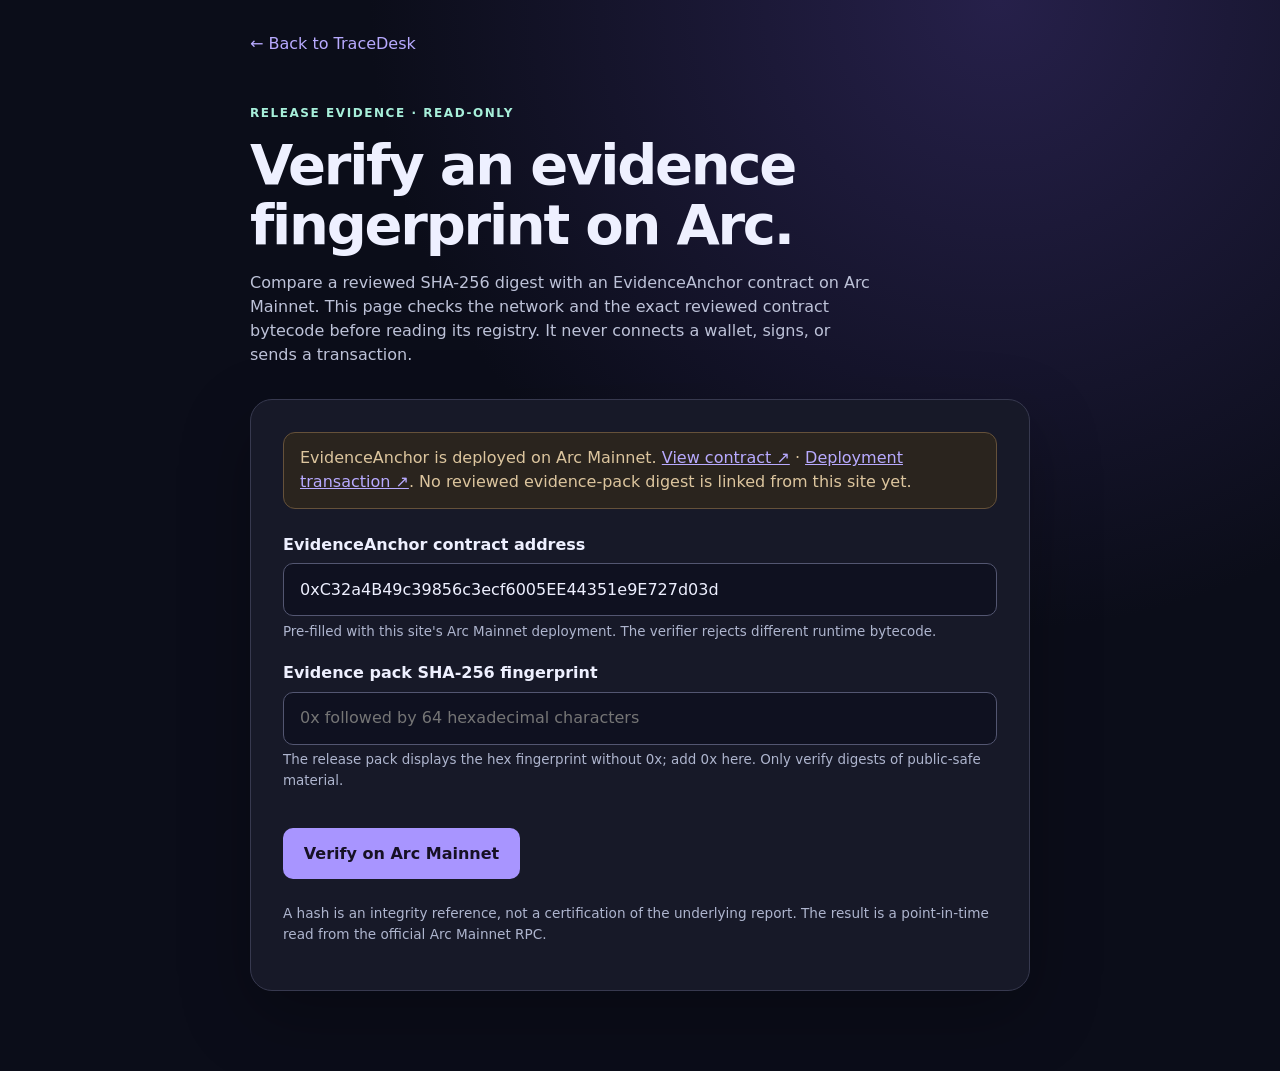
<file: arc-mainnet-desk/evidence-anchor.html>
<!doctype html>
<html lang="en">
<head>
  <meta charset="utf-8" />
  <meta name="viewport" content="width=device-width, initial-scale=1" />
  <meta name="description" content="Read-only verification of TraceDesk evidence digests on Arc Mainnet." />
  <title>Evidence Anchor Verifier · TraceDesk</title>
  <style>
    :root { color-scheme: dark; font: 16px/1.5 Inter, ui-sans-serif, system-ui, sans-serif; background: #0b0d19; color: #eef0ff; }
    * { box-sizing: border-box; }
    body { margin: 0; min-height: 100vh; background: radial-gradient(circle at 78% 0%, #26204a 0, transparent 43%), #0b0d19; }
    main { width: min(100% - 2rem, 780px); margin: 0 auto; padding: 2rem 0 5rem; }
    a { color: #b8aaff; }
    .back { display: inline-block; margin-bottom: 3rem; text-decoration: none; }
    .eyebrow { color: #a7efda; font-size: .75rem; font-weight: 700; letter-spacing: .13em; text-transform: uppercase; }
    h1 { font-size: clamp(2rem, 6vw, 3.5rem); line-height: 1.07; letter-spacing: -.04em; margin: .8rem 0 1rem; }
    .lead { max-width: 62ch; color: #bdc2d8; margin-bottom: 2rem; }
    .card { border: 1px solid #37394f; border-radius: 22px; background: #171928; padding: clamp(1.25rem, 4vw, 2rem); box-shadow: 0 25px 70px #0004; }
    .notice { color: #dcc59e; background: #2a241e; border: 1px solid #65513a; border-radius: 12px; padding: .85rem 1rem; margin: 0 0 1.5rem; }
    label { display: block; font-weight: 650; margin: 1.2rem 0 .4rem; }
    input { width: 100%; border: 1px solid #535671; background: #0f1120; color: #eef0ff; border-radius: 10px; padding: .85rem 1rem; font: inherit; }
    input:focus { outline: 2px solid #a895ff; outline-offset: 2px; }
    .hint { color: #aeb5ce; font-size: .84rem; margin-top: .35rem; }
    button { margin-top: 1.5rem; border: 0; border-radius: 10px; background: #a895ff; color: #161124; font: inherit; font-weight: 750; padding: .85rem 1.3rem; cursor: pointer; }
    button:disabled { opacity: .6; cursor: progress; }
    .anchor-status { margin-top: 1.5rem; border: 1px solid #41455f; border-radius: 12px; padding: 1rem; color: #cfd4e8; }
    .anchor-status:empty { display: none; }
    .anchor-status.found { border-color: #3d8d78; background: #142b29; }
    .anchor-status.missing, .anchor-status.error { border-color: #8d6744; background: #292019; }
    .anchor-status p { overflow-wrap: anywhere; }
    .anchor-status small { color: #bdc2d8; }
    .boundary { color: #aeb5ce; font-size: .85rem; margin-top: 1.5rem; }
  </style>
  <script type="module" src="./evidence-anchor.mjs"></script>
</head>
<body>
  <main>
    <a class="back" href="./index.html#release-pack">← Back to TraceDesk</a>
    <div class="eyebrow">Release evidence · read-only</div>
    <h1>Verify an evidence fingerprint on Arc.</h1>
    <p class="lead">Compare a reviewed SHA-256 digest with an EvidenceAnchor contract on Arc Mainnet. This page checks the network and the exact reviewed contract bytecode before reading its registry. It never connects a wallet, signs, or sends a transaction.</p>
    <section class="card">
      <p class="notice">EvidenceAnchor is deployed on Arc Mainnet. <a href="https://explorer.arc.io/address/0xC32a4B49c39856c3ecf6005EE44351e9E727d03d" target="_blank" rel="noopener noreferrer">View contract ↗</a> · <a href="https://explorer.arc.io/tx/0x5ba1583d2f367ff5d09df0d5f392b0111c6eafaecd0f836b3baf9b75a4011af0" target="_blank" rel="noopener noreferrer">Deployment transaction ↗</a>. No reviewed evidence-pack digest is linked from this site yet.</p>
      <form id="anchor-form">
        <label for="anchor-contract">EvidenceAnchor contract address</label>
        <input id="anchor-contract" name="contract" type="text" inputmode="text" autocomplete="off" spellcheck="false" placeholder="0x…" required />
        <p class="hint">Pre-filled with this site's Arc Mainnet deployment. The verifier rejects different runtime bytecode.</p>
        <label for="evidence-digest">Evidence pack SHA-256 fingerprint</label>
        <input id="evidence-digest" name="digest" type="text" inputmode="text" autocomplete="off" spellcheck="false" placeholder="0x followed by 64 hexadecimal characters" required />
        <p class="hint">The release pack displays the hex fingerprint without 0x; add 0x here. Only verify digests of public-safe material.</p>
        <button id="verify-anchor" type="submit">Verify on Arc Mainnet</button>
      </form>
      <div id="anchor-status" class="anchor-status" role="status" aria-live="polite"></div>
      <p class="boundary">A hash is an integrity reference, not a certification of the underlying report. The result is a point-in-time read from the official Arc Mainnet RPC.</p>
    </section>
  </main>
</body>
</html>
</file>
<file: styles.css>
:root {
  --ink: #0f1025;
  --muted: #6d718b;
  --paper: #f7f7fc;
  --line: #e7e7f2;
  --violet: #6654ff;
}

* { box-sizing: border-box; }

body {
  margin: 0;
  background: var(--paper);
  color: var(--ink);
  font-family: Inter, ui-sans-serif, system-ui, -apple-system, BlinkMacSystemFont, "Segoe UI", sans-serif;
}

.shell { max-width: 1120px; margin: auto; padding: 22px 30px; }
nav { display: flex; align-items: center; gap: 12px; min-height: 50px; }
.brand { color: var(--ink); font-size: 24px; font-weight: 850; letter-spacing: -1.5px; text-decoration: none; }
.brand span { color: var(--violet); }
.pill { padding: 7px 10px; border: 1px solid #dad8ff; border-radius: 999px; background: #efefff; color: #4e43b8; font-size: 12px; }

button { padding: 12px 17px; border: 0; border-radius: 10px; background: #ecebf6; color: var(--ink); cursor: pointer; font: inherit; font-weight: 700; }
button:focus-visible, a:focus-visible, input:focus-visible, select:focus-visible { outline: 3px solid #b6b0ff; outline-offset: 2px; }
button:disabled { cursor: not-allowed; }
nav button { font-size: 14px; }
nav #disconnectButton { margin-left: -4px; }

.hero { display: grid; min-height: 398px; grid-template-columns: 1.05fr .95fr; align-items: center; gap: 20px; }
.hero h1 { margin: 9px 0 20px; font-size: clamp(45px, 6vw, 72px); line-height: .96; letter-spacing: -3px; }
.hero em { color: var(--violet); font-style: normal; }
.eyebrow { margin: 0 0 8px; color: #777293; font-size: 11px; font-weight: 800; letter-spacing: 1.5px; }
.lede { max-width: 410px; color: var(--muted); font-size: 18px; line-height: 1.55; }
.actions { display: flex; align-items: center; gap: 20px; margin-top: 27px; }
.actions a, .docs { color: #5148c2; font-size: 14px; font-weight: 700; text-decoration: none; }
.primary, .pay { background: var(--violet); color: #fff; box-shadow: 0 8px 22px #6654ff3c; }
.hero img { width: 100%; border-radius: 22px; box-shadow: 0 18px 55px #3d36522a; }

.stats { display: grid; grid-template-columns: repeat(3, 1fr); margin: 18px 0 53px; padding: 21px 0; border-top: 1px solid var(--line); border-bottom: 1px solid var(--line); }
.stats div { padding-left: 23px; border-left: 1px solid var(--line); }
.stats div:first-child { padding-left: 0; border: 0; }
.stats strong { display: block; font-size: 21px; }
.stats span { color: var(--muted); font-size: 13px; }

.invoice-wrap { display: grid; grid-template-columns: 1.18fr .82fr; align-items: center; gap: 60px; }
.invoice-card { padding: 32px; border: 1px solid var(--line); border-radius: 18px; background: #fff; box-shadow: 0 13px 40px #26224c0b; }
.invoice-top { display: flex; justify-content: space-between; gap: 15px; }
.invoice-card h2, .receipt h2 { margin: 0 0 5px; font-size: 26px; letter-spacing: -1px; }
.invoice-card p { margin: 0; color: var(--muted); font-size: 14px; }
.status { height: max-content; padding: 7px 10px; border-radius: 999px; background: #fff3dd; color: #b46d00; font-size: 12px; font-weight: 800; }
.meta { display: flex; gap: 40px; color: var(--muted); font-size: 13px; }
.meta b { display: block; margin-top: 4px; color: var(--ink); }
.pay { width: 100%; margin: 26px 0 10px; }
.notice { text-align: center !important; font-size: 12px !important; }

aside ol { margin: 20px 0 28px; padding: 4px 0; list-style: none; }
aside li { display: flex; gap: 15px; margin: 17px 0; }
aside li b { width: 27px; height: 27px; padding-top: 4px; border-radius: 50%; background: #eae9ff; color: #554bc6; text-align: center; }
aside li strong, aside li span { display: block; }
aside li span { margin-top: 3px; color: var(--muted); font-size: 14px; }

.receipt { display: flex; align-items: center; gap: 16px; margin: 50px 0 20px; padding: 23px; border: 1px solid #bce9d9; border-radius: 16px; background: #effcf7; }
.receipt .check { width: 42px; height: 42px; padding-top: 4px; border-radius: 50%; background: #1bae80; color: #fff; font-size: 25px; text-align: center; }
.receipt p { margin: 0; color: #387e67; }
.receipt a { margin-left: auto; color: #16795a; font-size: 14px; font-weight: 750; text-decoration: none; }
.safety-grid { display: grid; grid-template-columns: repeat(3, 1fr); gap: 22px; }
.hidden { display: none !important; }
footer { padding: 35px 0 12px; color: var(--muted); font-size: 12px; text-align: center; }

@media (max-width: 700px) {
  .shell { padding: 16px; }
  nav { min-height: auto; flex-wrap: wrap; padding: 6px 0; }
  nav > a[style] { order: 3; width: 100%; margin-left: 0 !important; }
  .hero, .invoice-wrap, .safety-grid { grid-template-columns: 1fr; }
  .hero { min-height: 0; padding: 38px 0; }
  .hero img { max-width: 450px; }
  .stats { margin-bottom: 32px; }
  .stats strong { font-size: 16px; }
  .stats div { padding-left: 12px; }
  .actions { flex-wrap: wrap; gap: 14px; }
  .invoice-wrap { gap: 32px; }
  .invoice-card { padding: 22px; }
  .meta { gap: 24px; }
  .receipt { align-items: flex-start; }
  .receipt a { display: none; }
}
</file>
<file: arc-mainnet-desk/styles.css>
:root{--bg:#080817;--panel:#111127;--panel2:#171633;--line:rgba(193,189,255,.16);--text:#f5f4fe;--muted:#a5a4bb;--violet:#8e6fff;--aqua:#61e7e4;--lime:#bcf486}*{box-sizing:border-box}html{scroll-behavior:smooth}body{margin:0;background:var(--bg);color:var(--text);font-family:Manrope,Arial,sans-serif;overflow-x:hidden}.grain{position:fixed;inset:0;z-index:10;pointer-events:none;opacity:.035;background-image:url("data:image/svg+xml,%3Csvg viewBox='0 0 180 180' xmlns='http://www.w3.org/2000/svg'%3E%3Cfilter id='n'%3E%3CfeTurbulence type='fractalNoise' baseFrequency='.8' numOctaves='3' stitchTiles='stitch'/%3E%3C/filter%3E%3Crect width='100%25' height='100%25' filter='url(%23n)'/%3E%3C/svg%3E")}.wrap{width:min(1180px,calc(100% - 48px));margin:auto}.nav{height:88px;display:flex;align-items:center;justify-content:space-between;border-bottom:1px solid var(--line)}.brand{display:flex;align-items:center;gap:9px;color:var(--text);font-size:20px;font-weight:800;letter-spacing:-1.2px;text-decoration:none}.brand>span:last-child span{color:#947cff}.brand-cube{width:27px;height:27px;border-radius:8px;display:grid;place-items:center;background:linear-gradient(140deg,#baabff,#6345e5);font:18px Georgia;box-shadow:0 0 22px #896bff74}.nav nav{display:flex;gap:27px}.nav nav a,footer>a:last-child{color:var(--muted);text-decoration:none;font-size:12px;font-weight:700}.nav nav a:hover{color:#fff}.nav-button{padding:10px 13px;color:#fff;text-decoration:none;border:1px solid var(--line);border-radius:8px;font-size:11px;font-weight:800}.nav-button span{color:var(--aqua);padding-left:4px}.hero{min-height:565px;display:grid;grid-template-columns:1.05fr .95fr;align-items:center;gap:40px;position:relative}.hero:before{content:"";position:absolute;left:-250px;top:-60px;width:640px;height:430px;background:#6343d72d;filter:blur(100px);pointer-events:none}.hero-copy{position:relative;z-index:1}.overline{color:#b9b0ff;text-transform:uppercase;font-size:10px;letter-spacing:1.8px;font-weight:800;display:flex;align-items:center;gap:8px}.overline i{width:7px;height:7px;border-radius:50%;background:var(--aqua);box-shadow:0 0 12px var(--aqua)}h1,h2,h3,p{margin-top:0}h1{font-size:clamp(43px,5.3vw,71px);letter-spacing:-4.2px;line-height:1.03;margin:20px 0 23px}h1 em{color:#aa99ff;font-style:normal}.hero-copy>p{max-width:560px;color:var(--muted);font-size:16px;line-height:1.75}.hero-actions{display:flex;align-items:center;gap:23px;margin-top:30px}.primary{display:inline-block;text-decoration:none;border:0;background:linear-gradient(105deg,#987bff,#7354ed);color:#fff;padding:14px 19px;border-radius:9px;font:800 12px Manrope;cursor:pointer;box-shadow:0 13px 30px #6b4bdd40}.primary span{padding-left:12px}.quiet-link{color:#e6e2ff;text-decoration:none;font-size:12px;font-weight:800}.quiet-link span{color:var(--aqua);padding-left:5px}.disclaimer{display:flex;align-items:flex-start;gap:9px;margin:38px 0 0!important;color:#89899f!important;font-size:10px!important;line-height:1.65!important}.disclaimer span{color:var(--aqua)}.disclaimer b{color:#d9d7e5}.launch-visual{height:415px;position:relative;display:grid;place-items:center;isolation:isolate}.launch-visual:before{content:"";position:absolute;inset:10%;background:radial-gradient(circle,#6244de5e 0%,transparent 62%);filter:blur(20px);z-index:-2}.pulse{position:absolute;border:1px solid #a48fff35;border-radius:50%}.p1{width:310px;height:310px;transform:rotate(-25deg) scaleY(.46)}.p2{width:430px;height:430px;transform:rotate(49deg) scaleY(.25);border-color:#62e8e53b}.p3{width:500px;height:500px;transform:rotate(-45deg) scaleY(.16)}.launch-core{width:136px;height:136px;border-radius:39px;transform:rotate(45deg);background:linear-gradient(145deg,#ac9aff,#6746e4 54%,#392477);display:flex;flex-direction:column;align-items:center;justify-content:center;box-shadow:0 0 0 16px #977dff0d,0 30px 85px #724de89e}.launch-core>*{transform:rotate(-45deg)}.launch-core span{font-size:21px;font-weight:800;letter-spacing:2px}.launch-core small{font:9px 'DM Mono';letter-spacing:.9px;margin-top:4px}.orbit-dot{position:absolute;width:9px;height:9px;border-radius:50%;background:#e3dfff;box-shadow:0 0 15px #947bff}.d1{left:17%;top:33%}.d2{right:15%;top:25%;background:var(--aqua);box-shadow:0 0 15px var(--aqua)}.d3{right:23%;bottom:18%;background:var(--lime);box-shadow:0 0 15px var(--lime)}.visual-card{position:absolute;background:#13122bdf;border:1px solid #aaa0ff35;box-shadow:0 15px 35px #0004;backdrop-filter:blur(12px);padding:11px 14px;border-radius:10px;min-width:145px}.visual-card b,.visual-card small{display:block}.visual-card b{font-size:11px;margin:2px 0}.visual-card small{font-size:9px;color:var(--muted)}.card-rpc{right:0;top:13%}.card-qa{left:2%;bottom:8%}.tiny-dot{width:6px;height:6px;border-radius:50%;display:inline-block;background:var(--lime);box-shadow:0 0 9px var(--lime)}.card-qa>span{font-size:13px;color:var(--aqua)}.guardrail{border:1px solid var(--line);border-radius:12px;background:#0f0e22;display:grid;grid-template-columns:repeat(3,1fr);margin-bottom:123px}.guardrail>div{padding:18px 24px;display:flex;gap:14px;border-right:1px solid var(--line)}.guardrail>div:last-child{border:0}.guardrail span{font:10px 'DM Mono';color:var(--aqua);padding-top:2px}.guardrail p{font-size:11px;color:var(--muted);line-height:1.6;margin:0}.guardrail b{color:#f0eff8}.workspace{padding-bottom:124px}.section-title{display:flex;justify-content:space-between;align-items:end;gap:50px}.section-title h2,.readiness h2,.report h2,.safety h2{font-size:clamp(31px,3.8vw,48px);letter-spacing:-3px;line-height:1.08;margin:12px 0 0}.section-title>p{max-width:420px;color:var(--muted);font-size:13px;line-height:1.75;margin:0}.workspace-grid{display:grid;grid-template-columns:repeat(3,1fr);gap:14px;margin-top:39px}.work-card{min-height:265px;border:1px solid var(--line);border-radius:14px;padding:20px;background:linear-gradient(145deg,#14132c,#0f0f22);position:relative;overflow:hidden;transition:.25s}.work-card:after{content:"";position:absolute;right:-70px;top:-70px;width:165px;height:165px;border-radius:50%;background:#7c60ff;opacity:.1;filter:blur(18px)}.work-card:hover,.work-card.active{border-color:#9784ff9e;transform:translateY(-4px)}.work-index{position:absolute;right:20px;top:19px;color:#8f8ea8;font:10px 'DM Mono'}.work-icon{width:43px;height:43px;border-radius:13px;background:linear-gradient(135deg,#9d88ff,#5340c6);display:grid;place-items:center;font-size:19px;box-shadow:inset 0 1px #fff6}.work-card h3{margin:20px 0 7px;font-size:18px;letter-spacing:-1px}.work-card p{font-size:11px;line-height:1.65;color:var(--muted);margin:0;max-width:265px}.work-card button{position:absolute;bottom:20px;left:20px;border:0;background:transparent;color:#f5f4ff;font:800 11px Manrope;padding:0;cursor:pointer}.work-card button span{color:var(--aqua);padding-left:4px}.check-panel{min-height:130px;margin-top:14px;border:1px solid var(--line);border-radius:13px;background:linear-gradient(110deg,#15132e,#101022);padding:22px 26px}.panel-title{display:flex;justify-content:space-between;align-items:center;margin-bottom:16px}.panel-title h3{margin:0;font-size:15px}.panel-title span{color:#a49afa;font:10px 'DM Mono'}.panel-items{display:grid;grid-template-columns:repeat(3,1fr);gap:12px}.panel-items>div{color:#bebccc;font-size:11px;line-height:1.5;display:flex;gap:9px}.panel-items>div span{color:var(--aqua)}.readiness{background:radial-gradient(circle at 5% 10%,#583abd38,transparent 32%),#0f0e22;border:1px solid var(--line);border-radius:18px;padding:52px 57px;margin-bottom:126px}.readiness-head{display:flex;justify-content:space-between;align-items:end}.progress-box{text-align:right}.progress-box span,.progress-box small{display:block}.progress-box span{font:700 25px 'DM Mono';color:#bbadff}.progress-box small{font-size:10px;color:var(--muted);margin-top:5px}.readiness-list{margin-top:37px}.ready-item{display:grid;grid-template-columns:32px 1fr auto;gap:15px;align-items:center;padding:16px 0;border-top:1px solid var(--line)}.ready-item:first-child{border-top:0}.ready-toggle{width:24px;height:24px;border-radius:50%;border:1px solid #908cc0;background:transparent;color:transparent;cursor:pointer;font-weight:800}.ready-item.done .ready-toggle{background:var(--lime);border-color:var(--lime);color:#1e2919}.ready-item h3{font-size:13px;margin:0 0 3px}.ready-item p{font-size:11px;color:var(--muted);margin:0;line-height:1.5}.ready-item .status{font:10px 'DM Mono';color:#8c89a4}.ready-item.done .status{color:var(--lime)}.report{display:grid;grid-template-columns:.8fr 1fr;gap:72px;padding-bottom:130px}.report-copy>p{font-size:13px;line-height:1.75;color:var(--muted);margin:20px 0}.privacy-note{font-size:11px;color:#cac6e3;display:flex;gap:8px}.privacy-note span{color:var(--aqua)}.brief-form{border:1px solid var(--line);background:#111027;border-radius:13px;padding:22px;display:grid;gap:15px}.brief-form label{font-size:10px;text-transform:uppercase;letter-spacing:1px;color:#b9b6cf;font-weight:800}.brief-form input,.brief-form textarea{display:block;width:100%;margin-top:7px;border:1px solid #4e4b6d;background:#0a0a1a;border-radius:7px;color:#f2f1fa;padding:11px 12px;font:12px Manrope;resize:vertical}.brief-form input:focus,.brief-form textarea:focus{outline:1px solid var(--violet);border-color:var(--violet)}.create{justify-self:start}.brief-result{grid-column:2;border:1px solid #8069e06e;border-radius:12px;background:#111027;padding:16px;margin-top:-52px}.result-top{display:flex;justify-content:space-between;align-items:center;color:#bdb4ff;font:10px 'DM Mono'}.result-top button{border:1px solid var(--line);background:transparent;color:#f1effc;border-radius:5px;padding:6px 8px;font:10px Manrope;cursor:pointer}.brief-result pre{white-space:pre-wrap;font:11px/1.7 'DM Mono';color:#c8c6d9;margin:14px 0 0}.safety{padding-bottom:122px;display:grid;grid-template-columns:1fr 1fr;gap:90px}.safety-rules{display:grid;gap:12px}.safety-rules article{display:flex;gap:13px;border:1px solid var(--line);border-radius:10px;padding:15px 16px;background:#0e0d20}.safety-rules span{width:21px;height:21px;flex:0 0 auto;border-radius:50%;background:#b9f68420;color:var(--lime);display:grid;place-items:center;font-size:12px}.safety-rules p{margin:1px 0;font-size:12px;line-height:1.6;color:var(--muted)}.safety-rules b{color:#f2f1fb}footer{border-top:1px solid var(--line);padding:29px 0 43px;display:flex;justify-content:space-between;gap:20px;align-items:center}footer p{color:var(--muted);font-size:10px;margin:0}.toast{position:fixed;right:24px;bottom:24px;background:#f0eeff;color:#151324;padding:11px 14px;border-radius:8px;font-size:11px;font-weight:800;z-index:20;transform:translateY(120px);transition:.25s}.toast.show{transform:translateY(0)}
@media(max-width:800px){.wrap{width:min(100% - 32px,1180px)}.nav{height:70px}.nav nav{display:none}.nav-button{font-size:10px}.hero{grid-template-columns:1fr;min-height:unset;padding:60px 0 25px}.launch-visual{height:330px;order:-1}h1{font-size:47px;letter-spacing:-3px}.guardrail{grid-template-columns:1fr;margin:60px auto 75px}.guardrail>div{border-right:0;border-bottom:1px solid var(--line)}.guardrail>div:last-child{border-bottom:0}.section-title,.readiness-head,.safety{display:block}.section-title>p{margin-top:20px}.workspace{padding-bottom:75px}.workspace-grid{grid-template-columns:1fr}.panel-items{grid-template-columns:1fr}.monitor{grid-template-columns:1fr;gap:30px;padding-bottom:75px}.endpoint-row{display:block}.endpoint-row button{width:100%;height:40px;margin-top:8px}.result-grid{grid-template-columns:1fr}.readiness{padding:31px 24px;margin-bottom:75px}.progress-box{text-align:left;margin-top:20px}.ready-item{grid-template-columns:30px 1fr}.ready-item .status{display:none}.report{grid-template-columns:1fr;gap:30px;padding-bottom:75px}.brief-result{grid-column:auto;margin-top:0}.safety{padding-bottom:75px}.safety-rules{margin-top:30px}footer{flex-wrap:wrap}.card-rpc{right:-5px}.card-qa{left:0}.p3{width:420px;height:420px}}
.monitor{display:grid;grid-template-columns:.82fr 1.18fr;gap:70px;align-items:center;padding-bottom:126px}.monitor-copy>p{max-width:430px;color:var(--muted);font-size:13px;line-height:1.75;margin:20px 0}.monitor-guard{display:flex;gap:9px;max-width:410px;color:#bbb8d0;font-size:10px;line-height:1.6}.monitor-guard span{color:var(--aqua);font-size:15px}.monitor-guard p{margin:0}.monitor-console{border:1px solid #8774df78;background:linear-gradient(145deg,#15132f,#0b0b1b);border-radius:14px;padding:21px;box-shadow:0 24px 60px #0003}.console-head{display:flex;justify-content:space-between;border-bottom:1px solid var(--line);padding-bottom:14px;margin-bottom:17px;font:10px 'DM Mono';letter-spacing:.7px;color:#bab2ed}.console-head i{width:6px;height:6px;border-radius:50%;display:inline-block;margin-right:6px;background:var(--aqua);box-shadow:0 0 9px var(--aqua)}.console-head small{font:9px 'DM Mono';color:#77748e}.monitor-console>label{display:block;color:#c2bfd5;text-transform:uppercase;letter-spacing:1px;font-size:9px;font-weight:800}.endpoint-row{display:flex;gap:8px;margin-top:8px}.endpoint-row input{min-width:0;flex:1;border:1px solid #4e4c70;background:#090919;border-radius:7px;color:#f2f1fa;padding:11px;font:11px 'DM Mono'}.endpoint-row input:focus{outline:1px solid var(--violet);border-color:var(--violet)}.endpoint-row button{border:0;border-radius:7px;background:#8b70ef;color:#fff;font:800 11px Manrope;padding:0 15px;cursor:pointer}.endpoint-row button:disabled{opacity:.55;cursor:wait}.console-help{font:9px 'DM Mono';color:#85829c;margin:11px 0 16px}.console-help code{color:#bdb3f8}.monitor-results{min-height:134px;background:#090919;border:1px solid #32304c;border-radius:8px;padding:13px}.empty-monitor{height:105px;display:grid;place-items:center;text-align:center;color:#8f8ba5;font:11px Manrope}.empty-monitor span{color:var(--aqua);font-size:18px}.empty-monitor p{margin:2px 0}.empty-monitor small{font-size:10px;color:#626078}.result-grid{display:grid;grid-template-columns:repeat(3,1fr);gap:9px}.metric{background:#131229;border:1px solid #302e4b;border-radius:7px;padding:10px}.metric small,.metric b{display:block}.metric small{font:9px 'DM Mono';color:#8c88a4}.metric b{font:11px 'DM Mono';color:#e5e2f3;margin-top:6px;overflow-wrap:anywhere}.metric.good b{color:var(--lime)}.metric.warn b{color:#ffca70}.rpc-error{color:#ffb2a7;font:11px/1.6 'DM Mono';padding:3px}.copy-diagnostics{margin-top:12px;width:100%;border:1px solid #7c68d78c;background:#7e66dc1f;color:#cfc8ff;border-radius:7px;padding:10px;font:800 10px Manrope;cursor:pointer}.copy-diagnostics:disabled{opacity:.45;cursor:not-allowed}
/* Keep responsive rules after every desktop rule so they win in the cascade. */
@media(max-width:800px){.wrap{width:min(100% - 32px,1180px)}.nav{height:70px}.nav nav{display:none}.nav-button{font-size:10px}.hero{grid-template-columns:1fr;min-height:unset;padding:60px 0 25px}.launch-visual{height:330px;order:-1}h1{font-size:47px;letter-spacing:-3px}.guardrail{grid-template-columns:1fr;margin:60px auto 75px}.guardrail>div{border-right:0;border-bottom:1px solid var(--line)}.guardrail>div:last-child{border-bottom:0}.section-title,.readiness-head,.safety{display:block}.section-title>p{margin-top:20px}.workspace{padding-bottom:75px}.workspace-grid,.panel-items,.monitor,.result-grid,.report{grid-template-columns:1fr}.monitor{gap:30px;padding-bottom:75px}.endpoint-row{display:block}.endpoint-row button{width:100%;height:40px;margin-top:8px}.readiness{padding:31px 24px;margin-bottom:75px}.progress-box{text-align:left;margin-top:20px}.ready-item{grid-template-columns:30px 1fr}.ready-item .status{display:none}.report{gap:30px;padding-bottom:75px}.brief-result{grid-column:auto;margin-top:0}.safety{padding-bottom:75px}.safety-rules{margin-top:30px}footer{flex-wrap:wrap}.card-rpc{right:-5px}.card-qa{left:0}.p3{width:420px;height:420px}}
html{overflow-x:hidden}
</file>
<file: arc-mainnet-desk/matrix.css>
.matrix{padding-bottom:126px}.matrix-head{display:flex;justify-content:space-between;gap:65px;align-items:end}.matrix-head h2{font-size:clamp(31px,3.8vw,48px);letter-spacing:-3px;line-height:1.08;margin:12px 0 0}.matrix-head>div>p{max-width:525px;color:var(--muted);font-size:13px;line-height:1.75;margin:20px 0 0}.matrix-legend{display:flex;gap:15px;flex-wrap:wrap;justify-content:end;padding-bottom:5px}.matrix-legend span{color:#aaa7bd;font:10px 'DM Mono';white-space:nowrap}.matrix-legend i{display:inline-block;width:7px;height:7px;border-radius:50%;margin-right:5px}.pass{background:var(--lime);box-shadow:0 0 8px var(--lime)}.test{background:#ffce70}.issue{background:#ff8c96}.matrix-shell{border:1px solid var(--line);background:linear-gradient(145deg,#111027,#0c0c1c);border-radius:15px;overflow:hidden;margin-top:38px}.matrix-top{padding:17px 20px;border-bottom:1px solid var(--line);display:flex;justify-content:space-between;align-items:center}.matrix-top>div span,.matrix-top>div small{display:block}.matrix-top>div span{font:10px 'DM Mono';letter-spacing:1px;color:#bdb3f9}.matrix-top>div small{font-size:10px;color:#7f7c95;margin-top:4px}.matrix-top button{border:1px solid #7061b366;background:#7661d51c;color:#d0caff;border-radius:6px;padding:8px 10px;font:800 10px Manrope;cursor:pointer}.matrix-scroll{overflow-x:auto}table{width:100%;border-collapse:collapse;min-width:740px}th{color:#8e8ba4;font:9px 'DM Mono';letter-spacing:.7px;text-align:left;padding:13px 18px;background:#0b0b19;border-bottom:1px solid var(--line)}td{padding:14px 18px;border-bottom:1px solid #29283e;color:#d9d8e5;font-size:11px}.wallet-name b,.wallet-name small{display:block}.wallet-name b{font-size:12px;color:#f1f0f8}.wallet-name small{font-size:9px;color:#858198;margin-top:3px}.state{display:inline-flex;align-items:center;gap:6px;border:1px solid #4b485d;border-radius:999px;padding:5px 7px;font:9px 'DM Mono';white-space:nowrap}.state i{width:6px;height:6px;border-radius:50%}.state.passed{color:#d8f7c6;border-color:#7ea96565}.state.passed i{background:var(--lime)}.state.testing{color:#f6d79b;border-color:#a4824c65}.state.testing i{background:#ffce70}.state.issue{color:#ffc1c5;border-color:#aa666c65}.state.issue i{background:#ff8c96}.last-tested{color:#8e8ba3;font:10px 'DM Mono';white-space:nowrap}.record-test{border:0;background:transparent;color:#eae8ff;font:800 10px Manrope;cursor:pointer}.record-test span{color:var(--aqua);padding-left:4px}.matrix-note{margin:0;padding:13px 20px;color:#858299;font-size:10px;line-height:1.5}.test-dialog{width:min(480px,calc(100% - 32px));border:1px solid #8975e58e;border-radius:14px;background:#111027;color:#f4f2fd;padding:26px;box-shadow:0 30px 90px #000}.test-dialog::backdrop{background:#03030ebf;backdrop-filter:blur(5px)}.dialog-close{position:absolute;right:14px;top:10px;border:0;background:transparent;color:#c5c1dc;font-size:26px;cursor:pointer}.dialog-overline{font:10px 'DM Mono';letter-spacing:1px;color:#b8adf6}.test-dialog h2{font-size:24px;letter-spacing:-1.4px;margin:8px 0 3px}.test-dialog>p{color:#9995ae;font:11px 'DM Mono';margin:0 0 22px}.test-dialog form{display:grid;gap:14px}.test-dialog label{color:#bdb9cf;font-size:10px;text-transform:uppercase;letter-spacing:.7px;font-weight:800}.test-dialog select,.test-dialog textarea{display:block;width:100%;margin-top:7px;border:1px solid #4d4a69;background:#0a0a1b;border-radius:7px;color:#f1effb;padding:10px;font:12px Manrope}.test-dialog textarea{resize:vertical}.test-dialog select:focus,.test-dialog textarea:focus{outline:1px solid var(--violet);border-color:var(--violet)}
@media(max-width:800px){.matrix{padding-bottom:75px}.matrix-head{display:block}.matrix-legend{justify-content:start;margin-top:20px}.matrix-top{align-items:flex-start;gap:12px}.matrix-top button{white-space:nowrap}}
</file>
<file: arc-mainnet-desk/changelog.css>
.changelog{display:grid;grid-template-columns:.76fr 1.24fr;gap:78px;padding-bottom:126px}.changelog-intro{position:sticky;align-self:start;top:28px}.changelog-intro h2{font-size:clamp(31px,3.8vw,48px);letter-spacing:-3px;line-height:1.08;margin:12px 0 0}.changelog-intro>p{color:var(--muted);font-size:13px;line-height:1.75;margin:20px 0}.ledger-meta{border-top:1px solid var(--line);padding-top:14px;display:grid;gap:7px;color:#9692aa;font:10px 'DM Mono'}.ledger-meta i{width:7px;height:7px;display:inline-block;border-radius:50%;background:var(--lime);box-shadow:0 0 10px var(--lime);margin-right:7px}.release-log{border-left:1px solid #4e4b716e;padding-left:31px}.release-item{position:relative;border-bottom:1px solid var(--line);padding:0 0 29px;margin-bottom:29px}.release-item:last-child{border:0;margin:0;padding:0}.release-item:before{content:"";position:absolute;left:-37px;top:5px;width:10px;height:10px;border-radius:50%;background:#8d76f4;box-shadow:0 0 0 5px #121127}.release-item.featured:before{background:var(--aqua);box-shadow:0 0 0 5px #10313d,0 0 16px var(--aqua)}.release-stamp{display:flex;align-items:center;gap:10px;font:10px 'DM Mono';color:#85819a}.release-stamp b{color:#c8c0ff;font-weight:500}.release-body{margin-top:12px}.release-label{font:9px 'DM Mono';letter-spacing:1.1px;color:#a99cff}.release-body h3{font-size:18px;letter-spacing:-1px;margin:8px 0}.release-body>p{color:#b1afc2;font-size:12px;line-height:1.7;margin:0}.release-tags{display:flex;flex-wrap:wrap;gap:7px;margin-top:15px}.release-tags span{border:1px solid #454263;border-radius:999px;padding:5px 8px;color:#b9b5cf;font:9px 'DM Mono'}.claim-boundary{margin-top:14px;border-left:2px solid #7660cf;background:#775ee910;padding:10px 12px}.claim-boundary b{display:block;color:#bdb3ff;font-size:9px;letter-spacing:.7px;text-transform:uppercase}.claim-boundary p{color:#a9a5bd;font-size:10px;line-height:1.6;margin:4px 0 0}@media(max-width:800px){.changelog{display:block;padding-bottom:75px}.changelog-intro{position:static}.release-log{margin-top:35px;padding-left:25px}.release-item:before{left:-31px}}
</file>
<file: arc-mainnet-desk/evidence.css>
.evidence{display:grid;grid-template-columns:.86fr 1.14fr;gap:70px;align-items:center;padding-bottom:126px}.evidence-copy h2{font-size:clamp(31px,3.8vw,48px);letter-spacing:-3px;line-height:1.08;margin:12px 0 0}.evidence-copy>p{max-width:455px;color:var(--muted);font-size:13px;line-height:1.75;margin:20px 0}.evidence-guard{display:flex;gap:9px;max-width:440px;color:#bbb8d0;font-size:10px;line-height:1.6}.evidence-guard span{color:var(--aqua);font-size:15px}.evidence-guard p{margin:0}.evidence-methods{display:flex;flex-wrap:wrap;gap:7px;margin-top:20px}.evidence-methods code{border:1px solid #494568;background:#121127;border-radius:5px;padding:6px 7px;color:#b9b2e8;font:9px 'DM Mono'}.evidence-console{border:1px solid #5bdcd274;background:linear-gradient(145deg,#102431,#0b0b1b);border-radius:14px;padding:21px;box-shadow:0 24px 60px #0003}.evidence-console>label{display:block;color:#c2bfd5;text-transform:uppercase;letter-spacing:1px;font-size:9px;font-weight:800;margin-top:15px}.evidence-console>label:first-of-type{margin-top:0}.evidence-console input{display:block;width:100%;margin-top:8px;border:1px solid #3c596a;background:#090f17;border-radius:7px;color:#f2f1fa;padding:11px;font:11px 'DM Mono'}.evidence-console input:focus{outline:1px solid var(--aqua);border-color:var(--aqua)}.tx-query-row{display:flex;gap:8px;margin-top:8px}.tx-query-row input{margin:0;min-width:0;flex:1}.tx-query-row button{border:0;border-radius:7px;background:linear-gradient(105deg,#5fcfcf,#488ac8);color:#07151c;font:800 11px Manrope;padding:0 15px;cursor:pointer}.tx-query-row button:disabled{opacity:.55;cursor:wait}.tx-query-row button span{padding-left:6px}.evidence-results{min-height:174px;background:#090f17;border:1px solid #294354;border-radius:8px;padding:13px}.empty-evidence{height:145px;display:grid;place-items:center;text-align:center;color:#8f9ea8;font:11px Manrope}.empty-evidence span{color:var(--aqua);font-size:18px}.empty-evidence p{margin:2px 0;line-height:1.65}.tx-status{display:flex;justify-content:space-between;align-items:center;gap:10px;border-bottom:1px solid #294354;padding-bottom:11px;margin-bottom:11px}.tx-status b{font:11px 'DM Mono';color:#f0f4f7}.tx-badge{border-radius:999px;padding:5px 8px;font:9px 'DM Mono';white-space:nowrap}.tx-badge.confirmed{background:#9fe7711b;color:var(--lime);border:1px solid #9fe7714b}.tx-badge.pending{background:#ffd16b13;color:#ffd16b;border:1px solid #ffd16b4b}.tx-badge.reverted{background:#ff999912;color:#ffb0b0;border:1px solid #ff99994b}.tx-grid{display:grid;grid-template-columns:repeat(2,1fr);gap:8px}.tx-metric{background:#111d28;border:1px solid #294354;border-radius:7px;padding:9px}.tx-metric small,.tx-metric b{display:block}.tx-metric small{font:9px 'DM Mono';color:#8c9ba6}.tx-metric b{font:10px 'DM Mono';color:#dce7ea;margin-top:5px;overflow-wrap:anywhere}.copy-evidence{margin-top:12px;width:100%;border:1px solid #54bfc27d;background:#55d6da15;color:#bff4ef;border-radius:7px;padding:10px;font:800 10px Manrope;cursor:pointer}.copy-evidence:disabled{opacity:.45;cursor:not-allowed}.evidence-error{color:#ffb2a7;font:11px/1.6 'DM Mono';padding:3px}
@media(max-width:800px){.evidence{grid-template-columns:1fr;gap:30px;padding-bottom:75px}.tx-query-row{display:block}.tx-query-row button{width:100%;height:40px;margin-top:8px}.tx-grid{grid-template-columns:1fr}.evidence-console{padding:17px}}
</file>
<file: arc-mainnet-desk/bundle.css>
.bundle{display:grid;grid-template-columns:.82fr 1.18fr;gap:72px;align-items:center;padding-bottom:126px}.bundle-copy h2{font-size:clamp(31px,3.8vw,48px);letter-spacing:-3px;line-height:1.08;margin:12px 0 0}.bundle-copy>p{max-width:435px;color:var(--muted);font-size:13px;line-height:1.75;margin:20px 0}.bundle-guard{display:flex;gap:9px;max-width:420px;color:#bbb8d0;font-size:10px;line-height:1.6}.bundle-guard span{color:var(--aqua);font-size:15px}.bundle-guard p{margin:0}.bundle-card{border:1px solid #7566d66e;background:linear-gradient(145deg,#171432,#0d0c20);border-radius:14px;padding:21px;box-shadow:0 24px 60px #0003}.bundle-stats{display:grid;grid-template-columns:repeat(4,1fr);border:1px solid var(--line);border-radius:8px;overflow:hidden;margin:18px 0}.bundle-stats>div{padding:13px 11px;border-right:1px solid var(--line)}.bundle-stats>div:last-child{border:0}.bundle-stats b,.bundle-stats small{display:block}.bundle-stats b{font:11px 'DM Mono';color:#e5e2f3;white-space:nowrap;overflow:hidden;text-overflow:ellipsis}.bundle-stats small{font-size:9px;line-height:1.4;color:#8f8ba5;margin-top:6px}.bundle-option{display:flex;align-items:center;gap:8px;color:#bdb9cf;font-size:10px;cursor:pointer}.bundle-option input{accent-color:#8e6fff}.bundle-generate{width:100%;margin-top:17px;border:0;border-radius:7px;background:linear-gradient(105deg,#9a7bff,#7554e5);color:#fff;padding:12px;font:800 11px Manrope;cursor:pointer}.bundle-generate span{color:var(--aqua);padding-left:7px}.bundle-result{margin-top:15px;border:1px solid #7d6ae06e;border-radius:8px;background:#0b0a1a;padding:13px}.bundle-result>div{display:flex;justify-content:space-between;align-items:center;color:#bdb4ff;font:9px 'DM Mono';gap:10px}.bundle-result button{border:1px solid var(--line);background:transparent;color:#f1effc;border-radius:5px;padding:6px 8px;font:10px Manrope;cursor:pointer;white-space:nowrap}.bundle-result pre{max-height:300px;overflow:auto;white-space:pre-wrap;font:10px/1.65 'DM Mono';color:#c8c6d9;margin:12px 0 0}
@media(max-width:800px){.bundle{grid-template-columns:1fr;gap:30px;padding-bottom:75px}.bundle-card{padding:17px}.bundle-stats{grid-template-columns:repeat(2,1fr)}.bundle-stats>div:nth-child(2){border-right:0}.bundle-stats>div:nth-child(-n+2){border-bottom:1px solid var(--line)}}
</file>
<file: arc-mainnet-desk/network.css>
.network{display:grid;grid-template-columns:.86fr 1.14fr;gap:70px;align-items:center;padding-bottom:126px}.network-copy h2{font-size:clamp(31px,3.8vw,48px);letter-spacing:-3px;line-height:1.08;margin:12px 0 0}.network-copy>p{max-width:455px;color:var(--muted);font-size:13px;line-height:1.75;margin:20px 0}.network-guard{display:flex;gap:9px;max-width:440px;color:#bbb8d0;font-size:10px;line-height:1.6}.network-guard span{color:var(--aqua);font-size:15px}.network-guard p{margin:0}.network-guard code{color:#c7b9ff}.network-console{border:1px solid #bdc96b63;background:linear-gradient(145deg,#212818,#0c0d17);border-radius:14px;padding:21px;box-shadow:0 24px 60px #0003}.network-console>label,.network-fields label{display:block;color:#c2bfd5;text-transform:uppercase;letter-spacing:1px;font-size:9px;font-weight:800;margin-top:16px}.network-console>label:first-of-type{margin-top:0}.network-console input{display:block;width:100%;margin-top:8px;border:1px solid #53613d;background:#0e120c;border-radius:7px;color:#f2f1fa;padding:11px;font:11px 'DM Mono'}.network-console input:focus{outline:1px solid var(--lime);border-color:var(--lime)}.network-fields{display:grid;grid-template-columns:.7fr 1.3fr;gap:9px}.network-validate{width:100%;margin-top:17px;border:0;border-radius:7px;background:linear-gradient(105deg,#a1c66a,#6eaa68);color:#111c14;padding:12px;font:800 11px Manrope;cursor:pointer}.network-validate:disabled{opacity:.55;cursor:wait}.network-validate span{padding-left:7px}.network-results{min-height:136px;background:#0e120c;border:1px solid #414b35;border-radius:8px;padding:12px;margin-top:12px}.empty-network{height:108px;display:grid;place-items:center;text-align:center;color:#9da68f;font:11px/1.65 Manrope}.empty-network span{color:var(--lime);font-size:18px}.empty-network p{margin:0}.network-grid{display:grid;grid-template-columns:repeat(3,1fr);gap:8px}.network-check{border:1px solid #3f4c33;background:#151b11;border-radius:7px;padding:10px}.network-check small,.network-check b{display:block}.network-check small{font:9px 'DM Mono';color:#9da68f}.network-check b{font:10px/1.4 'DM Mono';color:#e2ead7;margin-top:6px;overflow-wrap:anywhere}.network-check.good b{color:var(--lime)}.network-check.warn b{color:#ffcf78}.network-check.bad b{color:#ffafa8}.network-error{padding:3px;color:#ffb2a7;font:11px/1.6 'DM Mono'}.copy-network{margin-top:12px;width:100%;border:1px solid #9cbd6b78;background:#a6c96c16;color:#d8f3bc;border-radius:7px;padding:10px;font:800 10px Manrope;cursor:pointer}.copy-network:disabled{opacity:.45;cursor:not-allowed}
@media(max-width:800px){.network{grid-template-columns:1fr;gap:30px;padding-bottom:75px}.network-console{padding:17px}.network-fields,.network-grid{grid-template-columns:1fr}}
</file>
<file: arc-mainnet-desk/resolver.css>
.resolver{display:grid;grid-template-columns:.86fr 1.14fr;gap:70px;align-items:center;padding-bottom:126px}.resolver-copy h2{font-size:clamp(31px,3.8vw,48px);letter-spacing:-3px;line-height:1.08;margin:12px 0 0}.resolver-copy>p{max-width:455px;color:var(--muted);font-size:13px;line-height:1.75;margin:20px 0}.resolver-guard{display:flex;gap:9px;max-width:440px;color:#bbb8d0;font-size:10px;line-height:1.6}.resolver-guard span{color:var(--aqua);font-size:15px}.resolver-guard p{margin:0}.resolver-guard code{color:#9ce6f0}.resolver-console{border:1px solid #6eaed176;background:linear-gradient(145deg,#102430,#0b0d19);border-radius:14px;padding:21px;box-shadow:0 24px 60px #0003}.resolver-console>label,.resolver-fields label{display:block;color:#c2bfd5;text-transform:uppercase;letter-spacing:1px;font-size:9px;font-weight:800;margin-top:16px}.resolver-console>label:first-of-type{margin-top:0}.resolver-console input,.resolver-console select{display:block;width:100%;margin-top:8px;border:1px solid #38576b;background:#09121b;border-radius:7px;color:#f2f1fa;padding:11px;font:11px 'DM Mono'}.resolver-console input:focus,.resolver-console select:focus{outline:1px solid #6ec8e3;border-color:#6ec8e3}.resolver-fields{display:grid;grid-template-columns:.74fr 1.26fr;gap:9px}.resolver-generate{width:100%;margin-top:17px;border:0;border-radius:7px;background:linear-gradient(105deg,#67c3e4,#6d7de0);color:#07131c;padding:12px;font:800 11px Manrope;cursor:pointer}.resolver-generate span{padding-left:7px}.resolver-results{min-height:132px;background:#09121b;border:1px solid #2f4a5c;border-radius:8px;padding:12px;margin-top:12px}.empty-resolver{height:104px;display:grid;place-items:center;text-align:center;color:#8ca2b1;font:11px/1.65 Manrope}.empty-resolver span{color:#79d3ea;font-size:18px}.empty-resolver p{margin:0}.resolver-output{display:grid;gap:9px}.resolver-badge{font:9px 'DM Mono';color:#beeef7;border:1px solid #5ca5bb68;background:#5ab7ca15;border-radius:999px;padding:5px 8px;justify-self:start}.resolver-link{color:#cfeef5;font:10px/1.6 'DM Mono';overflow-wrap:anywhere}.resolver-link a{color:#8bd8e9}.resolver-note{color:#93a9b5;font-size:10px;line-height:1.55}.resolver-error{padding:3px;color:#ffb2a7;font:11px/1.6 'DM Mono'}.copy-resolver{margin-top:12px;width:100%;border:1px solid #61bcd77a;background:#62c8df16;color:#c5eff5;border-radius:7px;padding:10px;font:800 10px Manrope;cursor:pointer}.copy-resolver:disabled{opacity:.45;cursor:not-allowed}
@media(max-width:800px){.resolver{grid-template-columns:1fr;gap:30px;padding-bottom:75px}.resolver-console{padding:17px}.resolver-fields{grid-template-columns:1fr}}
</file>
<file: arc-mainnet-desk/consistency.css>
.consistency{display:grid;grid-template-columns:.86fr 1.14fr;gap:70px;align-items:center;padding-bottom:126px}.consistency-copy h2{font-size:clamp(31px,3.8vw,48px);letter-spacing:-3px;line-height:1.08;margin:12px 0 0}.consistency-copy>p{max-width:455px;color:var(--muted);font-size:13px;line-height:1.75;margin:20px 0}.consistency-guard{display:flex;gap:9px;max-width:455px;color:#bbb8d0;font-size:10px;line-height:1.6}.consistency-guard span{color:#ffce70;font-size:15px}.consistency-guard p{margin:0}.consistency-guard code{color:#ffd990}.consistency-console{border:1px solid #c98d6773;background:linear-gradient(145deg,#2b1815,#120c14);border-radius:14px;padding:21px;box-shadow:0 24px 60px #0003}.consistency-console>label{display:block;color:#cfc0c0;text-transform:uppercase;letter-spacing:1px;font-size:9px;font-weight:800;margin-top:15px}.consistency-console>label:first-of-type{margin-top:0}.consistency-console input{display:block;width:100%;margin-top:8px;border:1px solid #68453e;background:#160f15;border-radius:7px;color:#f2f1fa;padding:11px;font:11px 'DM Mono'}.consistency-console input:focus{outline:1px solid #f0a879;border-color:#f0a879}.consistency-run{width:100%;margin-top:17px;border:0;border-radius:7px;background:linear-gradient(105deg,#eaaf71,#c96e6e);color:#24110f;padding:12px;font:800 11px Manrope;cursor:pointer}.consistency-run:disabled{opacity:.55;cursor:wait}.consistency-run span{padding-left:7px}.consistency-results{min-height:176px;background:#160f15;border:1px solid #573a3b;border-radius:8px;padding:12px;margin-top:12px}.empty-consistency{height:148px;display:grid;place-items:center;text-align:center;color:#ad969b;font:11px/1.65 Manrope}.empty-consistency span{color:#f0ae79;font-size:18px}.empty-consistency p{margin:0}.consistency-status{display:flex;justify-content:space-between;gap:10px;align-items:center;padding-bottom:10px;margin-bottom:10px;border-bottom:1px solid #573a3b}.consistency-status b{font:10px 'DM Mono';color:#f5e7e3}.consistency-badge{font:9px 'DM Mono';padding:5px 8px;border-radius:999px;white-space:nowrap}.consistency-badge.consistent{color:var(--lime);border:1px solid #9fe7714b;background:#9fe7711b}.consistency-badge.review{color:#ffce70;border:1px solid #ffce704b;background:#ffce7011}.consistency-badge.mismatch{color:#ffb1ac;border:1px solid #ff99994b;background:#ff999912}.consistency-grid{display:grid;grid-template-columns:repeat(2,1fr);gap:8px}.consistency-metric{border:1px solid #573a3b;background:#201317;border-radius:7px;padding:9px}.consistency-metric small,.consistency-metric b{display:block}.consistency-metric small{font:9px 'DM Mono';color:#b39ca0}.consistency-metric b{font:10px/1.4 'DM Mono';color:#ecdeda;margin-top:5px;overflow-wrap:anywhere}.consistency-error{padding:3px;color:#ffb2a7;font:11px/1.6 'DM Mono'}.copy-consistency{margin-top:12px;width:100%;border:1px solid #cf886b7d;background:#db916e15;color:#f6c9b3;border-radius:7px;padding:10px;font:800 10px Manrope;cursor:pointer}.copy-consistency:disabled{opacity:.45;cursor:not-allowed}
@media(max-width:800px){.consistency{grid-template-columns:1fr;gap:30px;padding-bottom:75px}.consistency-console{padding:17px}.consistency-grid{grid-template-columns:1fr}}
</file>
<file: arc-mainnet-desk/witness.css>
.witness{display:grid;grid-template-columns:.86fr 1.14fr;gap:70px;align-items:center;padding-bottom:126px}.witness-copy h2{font-size:clamp(31px,3.8vw,48px);letter-spacing:-3px;line-height:1.08;margin:12px 0 0}.witness-copy>p{max-width:455px;color:var(--muted);font-size:13px;line-height:1.75;margin:20px 0}.witness-guard{display:flex;gap:9px;max-width:450px;color:#bbb8d0;font-size:10px;line-height:1.6}.witness-guard span{color:#9fe771;font-size:15px}.witness-guard p{margin:0}.witness-console{border:1px solid #76bd7770;background:linear-gradient(145deg,#102316,#0d1511);border-radius:14px;padding:21px;box-shadow:0 24px 60px #0003}.witness-console>label{display:block;color:#bdd3bf;text-transform:uppercase;letter-spacing:1px;font-size:9px;font-weight:800;margin-top:15px}.witness-console>label:first-of-type{margin-top:0}.witness-console input{display:block;width:100%;margin-top:8px;border:1px solid #3e6243;background:#0c1710;border-radius:7px;color:#f2f6ef;padding:11px;font:11px 'DM Mono'}.witness-console input:focus{outline:1px solid #a9e979;border-color:#a9e979}.witness-run{width:100%;margin-top:17px;border:0;border-radius:7px;background:linear-gradient(105deg,#afe876,#6ec58a);color:#13220e;padding:12px;font:800 11px Manrope;cursor:pointer}.witness-run:disabled{opacity:.55;cursor:wait}.witness-run span{padding-left:7px}.witness-results{min-height:174px;background:#0b150e;border:1px solid #37533b;border-radius:8px;padding:12px;margin-top:12px}.empty-witness{height:146px;display:grid;place-items:center;text-align:center;color:#9bb39e;font:11px/1.65 Manrope}.empty-witness span{color:#acec79;font-size:18px}.empty-witness p{margin:0}.witness-status{display:flex;justify-content:space-between;gap:10px;align-items:center;padding-bottom:10px;margin-bottom:10px;border-bottom:1px solid #37533b}.witness-status b{font:10px 'DM Mono';color:#e6f2df}.witness-badge{font:9px 'DM Mono';padding:5px 8px;border-radius:999px;white-space:nowrap}.witness-badge.agreement{color:var(--lime);border:1px solid #9fe7714b;background:#9fe7711b}.witness-badge.review{color:#ffce70;border:1px solid #ffce704b;background:#ffce7011}.witness-badge.mismatch{color:#ffb1ac;border:1px solid #ff99994b;background:#ff999912}.witness-grid{display:grid;grid-template-columns:repeat(2,1fr);gap:8px}.witness-metric{border:1px solid #36513a;background:#142218;border-radius:7px;padding:9px}.witness-metric small,.witness-metric b{display:block}.witness-metric small{font:9px 'DM Mono';color:#a7c2a9}.witness-metric b{font:10px/1.4 'DM Mono';color:#e0ecda;margin-top:5px;overflow-wrap:anywhere}.witness-error{padding:3px;color:#ffb2a7;font:11px/1.6 'DM Mono'}.copy-witness{margin-top:12px;width:100%;border:1px solid #8ed27b7d;background:#8ed27b15;color:#c9f2b5;border-radius:7px;padding:10px;font:800 10px Manrope;cursor:pointer}.copy-witness:disabled{opacity:.45;cursor:not-allowed}
@media(max-width:800px){.witness{grid-template-columns:1fr;gap:30px;padding-bottom:75px}.witness-console{padding:17px}.witness-grid{grid-template-columns:1fr}}
</file>
<file: arc-mainnet-desk/release-pack.css>
.release-pack{display:grid;grid-template-columns:.86fr 1.14fr;gap:70px;align-items:center;padding-bottom:126px}.release-pack-copy h2{font-size:clamp(31px,3.8vw,48px);letter-spacing:-3px;line-height:1.08;margin:12px 0 0}.release-pack-copy>p{max-width:455px;color:var(--muted);font-size:13px;line-height:1.75;margin:20px 0}.release-pack-guard{display:flex;gap:9px;max-width:450px;color:#bbb8d0;font-size:10px;line-height:1.6}.release-pack-guard span{color:#75dbd0;font-size:15px}.release-pack-guard p{margin:0}.release-pack-card{border:1px solid #4fbcb66b;background:linear-gradient(145deg,#102725,#0c151c);border-radius:14px;padding:21px;box-shadow:0 24px 60px #0003}.pack-scope{margin:18px 0;border:1px solid #3f706e;background:#0b1d20;border-radius:8px;padding:12px}.pack-scope span{font:9px 'DM Mono';letter-spacing:.8px;color:#81dbd4}.pack-scope p{margin:7px 0 0;color:#b7d3d0;font:10px/1.65 Manrope}.pack-option{display:flex;align-items:center;gap:8px;color:#c0d3d0;font-size:10px;cursor:pointer}.pack-option input{accent-color:#5bcac1}.pack-generate{width:100%;margin-top:17px;border:0;border-radius:7px;background:linear-gradient(105deg,#7cddd0,#51a8c8);color:#092022;padding:12px;font:800 11px Manrope;cursor:pointer}.pack-generate:disabled{opacity:.55;cursor:wait}.pack-generate span{padding-left:7px}.pack-alert{margin-top:12px;border:1px solid #ffcb775e;background:#ffbd6212;border-radius:7px;padding:10px;color:#ffd59a;font:10px/1.6 'DM Mono'}.pack-result{margin-top:14px;border:1px solid #51c7bc67;border-radius:8px;background:#09171b;padding:13px}.pack-result-head{display:flex;justify-content:space-between;gap:12px;align-items:flex-start;color:#83ddd4;font:9px/1.5 'DM Mono'}.pack-result-head b{color:#d4f3ef;font-weight:400;text-align:right;overflow-wrap:anywhere}.pack-actions{display:flex;gap:8px;margin-top:12px}.pack-actions button{flex:1;border:1px solid #3e817c;background:#12312f;color:#d8f4ef;border-radius:5px;padding:7px;font:10px Manrope;cursor:pointer}.pack-result pre{max-height:300px;overflow:auto;white-space:pre-wrap;font:10px/1.65 'DM Mono';color:#c7dfdc;margin:12px 0 0}
@media(max-width:800px){.release-pack{grid-template-columns:1fr;gap:30px;padding-bottom:75px}.release-pack-card{padding:17px}.pack-result-head{display:block}.pack-result-head b{display:block;text-align:left;margin-top:5px}}
.pack-anchor-link{margin:13px 0 0;font:10px/1.6 Manrope}.pack-anchor-link a{color:#9cebe2;text-decoration:underline;text-underline-offset:3px}.pack-anchor-link small{color:#abc5c2}
</file>
<file: arc-mainnet-desk/gate.css>
.gate{display:grid;grid-template-columns:.86fr 1.14fr;gap:70px;align-items:center;padding-bottom:126px}.gate-copy h2{font-size:clamp(31px,3.8vw,48px);letter-spacing:-3px;line-height:1.08;margin:12px 0 0}.gate-copy>p{max-width:455px;color:var(--muted);font-size:13px;line-height:1.75;margin:20px 0}.gate-guard{display:flex;gap:9px;max-width:450px;color:#bbb8d0;font-size:10px;line-height:1.6}.gate-guard span{color:#ffca72;font-size:15px}.gate-guard p{margin:0}.gate-card{border:1px solid #be9b5572;background:linear-gradient(145deg,#261d10,#13110f);border-radius:14px;padding:21px;box-shadow:0 24px 60px #0003}.gate-standard{margin:18px 0;border:1px solid #695737;background:#1b170e;border-radius:8px;padding:12px}.gate-standard span{font:9px 'DM Mono';letter-spacing:.8px;color:#f4c774}.gate-standard p{margin:7px 0 0;color:#d9cbb0;font:10px/1.65 Manrope}.gate-run{width:100%;border:0;border-radius:7px;background:linear-gradient(105deg,#f0c36c,#d58c57);color:#251608;padding:12px;font:800 11px Manrope;cursor:pointer}.gate-run span{padding-left:7px}.gate-result{min-height:164px;background:#15120e;border:1px solid #57482f;border-radius:8px;padding:12px;margin-top:12px}.empty-gate{height:136px;display:grid;place-items:center;text-align:center;color:#b6a992;font:11px/1.65 Manrope}.empty-gate span{color:#efbc66;font-size:18px}.empty-gate p{margin:0}.gate-status{display:flex;justify-content:space-between;align-items:center;gap:10px;padding-bottom:10px;margin-bottom:10px;border-bottom:1px solid #57482f}.gate-status b{font:10px 'DM Mono';color:#f8ead3}.gate-badge{font:9px 'DM Mono';padding:5px 8px;border-radius:999px;white-space:nowrap}.gate-badge.not-ready{color:#ffb3a8;border:1px solid #ff99994b;background:#ff999912}.gate-badge.needs-review{color:#ffcf78;border:1px solid #ffcf784b;background:#ffcf7811}.gate-badge.evidence-complete{color:var(--lime);border:1px solid #9fe7714b;background:#9fe7711b}.gate-checks{display:grid;grid-template-columns:repeat(2,1fr);gap:7px}.gate-check{border:1px solid #52452e;background:#1d180e;border-radius:6px;padding:8px;color:#bfb29c;font:10px/1.45 Manrope}.gate-check b{display:block;color:#e9ddc8;font:9px 'DM Mono';margin-bottom:4px}.gate-check.ok b{color:#bce88f}.gate-check.missing b{color:#ffbd85}.gate-note{margin:10px 0 0;color:#c1b69f;font:10px/1.55 Manrope}.copy-gate{margin-top:12px;width:100%;border:1px solid #d3a45a80;background:#d3a45a16;color:#f8d79f;border-radius:7px;padding:10px;font:800 10px Manrope;cursor:pointer}.copy-gate:disabled{opacity:.45;cursor:not-allowed}
@media(max-width:800px){.gate{grid-template-columns:1fr;gap:30px;padding-bottom:75px}.gate-card{padding:17px}.gate-checks{grid-template-columns:1fr}}
</file>
<file: arc-mainnet-desk/payment-lab.css>
.payment-lab{display:grid;grid-template-columns:.9fr 1.1fr;gap:70px;align-items:center;padding-bottom:126px}.payment-lab-copy h2{font-size:clamp(31px,3.8vw,48px);letter-spacing:-3px;line-height:1.08;margin:12px 0 0}.payment-lab-copy>p{max-width:475px;color:var(--muted);font-size:13px;line-height:1.75;margin:20px 0}.payment-lab-model{display:flex;align-items:center;gap:9px;margin:24px 0}.payment-lab-model div{flex:1;min-width:0;border:1px solid #4f4a72;background:#121127;border-radius:8px;padding:10px}.payment-lab-model span,.payment-lab-model b,.payment-lab-model small{display:block}.payment-lab-model span{font:8px 'DM Mono';color:var(--aqua)}.payment-lab-model b{font-size:11px;margin-top:5px}.payment-lab-model small{font:8px/1.4 'DM Mono';color:#8f8ba9;margin-top:4px}.payment-lab-model>i{color:#77718f;font-style:normal}.payment-lab-guard{display:flex;gap:9px;max-width:465px;color:#bbb8d0;font-size:10px;line-height:1.6}.payment-lab-guard span{color:var(--aqua);font-size:15px}.payment-lab-guard p{margin:0}.payment-lab-console{border:1px solid #7f78ff73;background:linear-gradient(145deg,#171631,#0b0b1b);border-radius:14px;padding:21px;box-shadow:0 24px 60px #0003}.payment-lab-console>label{display:block;color:#c2bfd5;text-transform:uppercase;letter-spacing:1px;font-size:9px;font-weight:800;margin-top:15px}.payment-lab-console>label:first-of-type{margin-top:0}.payment-lab-console input{display:block;width:100%;margin-top:8px;border:1px solid #46436b;background:#090917;border-radius:7px;color:#f2f1fa;padding:11px;font:11px 'DM Mono'}.payment-lab-console input:focus{outline:1px solid #8d86ff;border-color:#8d86ff}.payment-lab-actions{display:flex;gap:8px;margin-top:15px}.payment-lab-actions button{flex:1;border:0;border-radius:7px;background:linear-gradient(105deg,#a48cff,#61d7d0);color:#0c0b19;font:800 11px Manrope;padding:11px;cursor:pointer}.payment-lab-actions button.secondary{flex:0 0 90px;background:#19182d;color:#c8c4dc;border:1px solid #484464}.payment-lab-actions button:disabled{opacity:.45;cursor:not-allowed}.payment-lab-results{min-height:185px;background:#090917;border:1px solid #343153;border-radius:8px;padding:13px}.empty-payment-lab{height:158px;display:grid;place-items:center;text-align:center;color:#918da9;font:11px Manrope}.empty-payment-lab span{color:#9d94ff;font-size:20px}.empty-payment-lab p{margin:2px 0;line-height:1.65}.payment-state{display:flex;justify-content:space-between;align-items:center;gap:10px;border-bottom:1px solid #343153;padding-bottom:11px;margin-bottom:11px}.payment-state b{font:11px 'DM Mono';color:#f0eff8}.payment-state span{border-radius:999px;padding:5px 8px;font:9px 'DM Mono'}.payment-state span.pending{background:#ffd16b13;color:#ffd16b;border:1px solid #ffd16b4b}.payment-state span.final{background:#9fe7711b;color:var(--lime);border:1px solid #9fe7714b}.payment-state span.failed{background:#ff999912;color:#ffb0b0;border:1px solid #ff99994b}.payment-metrics{display:grid;grid-template-columns:repeat(2,1fr);gap:8px}.payment-metric{background:#121126;border:1px solid #343153;border-radius:7px;padding:9px}.payment-metric small,.payment-metric b{display:block}.payment-metric small{font:8px 'DM Mono';color:#8f8ba9}.payment-metric b{font:10px 'DM Mono';color:#e0def0;margin-top:5px;overflow-wrap:anywhere}.payment-lab-note{color:#9c98b2;font:9px/1.55 'DM Mono';margin:11px 0 0}.payment-lab-error{color:#ffb2a7;font:11px/1.6 'DM Mono';padding:3px}.copy-payment-lab{margin-top:12px;width:100%;border:1px solid #8179ff7d;background:#8179ff15;color:#d4d0ff;border-radius:7px;padding:10px;font:800 10px Manrope;cursor:pointer}.copy-payment-lab:disabled{opacity:.45;cursor:not-allowed}@media(max-width:800px){.payment-lab{grid-template-columns:1fr;gap:30px;padding-bottom:75px}.payment-lab-model{align-items:stretch}.payment-lab-model>i{align-self:center}.payment-lab-console{padding:17px}.payment-metrics{grid-template-columns:1fr}}
</file>
<file: arc-mainnet-desk/payment-intent.css>
.intent-lab{display:grid;grid-template-columns:minmax(0,1fr) minmax(420px,.96fr);gap:48px;align-items:center;padding-top:120px;padding-bottom:120px}.intent-copy h2{margin:12px 0 18px;font-size:clamp(2.2rem,4vw,4.25rem);line-height:1.05;letter-spacing:-.065em}.intent-copy>p{max-width:650px;color:#aeb0c5;font-size:1.04rem;line-height:1.75}.intent-copy code{font-family:"DM Mono",monospace;color:#b8f4db}.intent-flow{display:flex;align-items:center;gap:11px;margin:32px 0}.intent-flow div{flex:1;min-height:122px;padding:17px;border:1px solid rgba(94,233,183,.2);background:linear-gradient(140deg,rgba(42,162,125,.14),rgba(18,20,42,.4));border-radius:14px}.intent-flow span{display:block;color:#7ff1c4;font:500 .68rem "DM Mono",monospace;letter-spacing:.1em}.intent-flow b{display:block;margin:14px 0 5px;color:#f6f7ff}.intent-flow small{color:#a3a8bd;line-height:1.35}.intent-flow>i{color:#68d5ae;font-style:normal}.intent-contract{padding:17px 20px;margin:20px 0;border-left:2px solid #54dfaa;background:rgba(84,223,170,.07)}.intent-contract span,.intent-contract small{display:block;color:#a9afc3;font:500 .7rem "DM Mono",monospace;letter-spacing:.09em}.intent-contract code{display:block;margin:8px 0;word-break:break-all;color:#f4f6ff;font-size:.8rem}.intent-guard{display:flex;gap:12px;max-width:660px;padding:14px 0;color:#979db2;font-size:.86rem;line-height:1.55}.intent-guard span{color:#79e9b9}.intent-guard p{margin:0}.intent-console{padding:25px;border:1px solid rgba(120,241,194,.25);border-radius:20px;background:linear-gradient(155deg,rgba(33,43,65,.91),rgba(11,12,28,.94));box-shadow:0 25px 65px rgba(0,0,0,.22)}.intent-console label{display:block;margin:18px 0 8px;color:#d9dced;font-size:.82rem;font-weight:700}.intent-console input{width:100%;box-sizing:border-box;border:1px solid rgba(173,187,219,.22);border-radius:9px;padding:13px 14px;background:#0c1021;color:#f5f6ff;font:400 .82rem "DM Mono",monospace}.intent-console input:focus{outline:2px solid rgba(93,239,182,.38);border-color:#64deb0}.intent-input-grid{display:grid;grid-template-columns:1fr 1fr;gap:12px}.intent-input-grid label{margin-top:18px}.intent-input-grid input{margin-top:8px}.intent-console .optional{color:#9298ae;font-size:.7rem;font-weight:400}.run-intent{width:100%;margin-top:22px;padding:14px;border:0;border-radius:9px;background:linear-gradient(90deg,#68e1ae,#92f5ce);color:#06231b;font-weight:800;cursor:pointer}.run-intent:disabled{cursor:wait;opacity:.7}.intent-results{min-height:135px;margin-top:16px;border:1px solid rgba(170,185,222,.14);border-radius:11px;background:rgba(4,7,18,.52);overflow:hidden}.empty-intent{padding:27px;text-align:center;color:#8990a7;line-height:1.5}.empty-intent span{display:block;color:#7af0bf;font-size:1.6rem}.intent-status{display:flex;justify-content:space-between;gap:12px;padding:13px 14px;border-bottom:1px solid rgba(170,185,222,.14);font-size:.72rem}.intent-status b{color:#b8c0dc;letter-spacing:.08em}.intent-status span{color:#94f2c5;font-weight:800}.intent-status span.mismatch,.intent-status span.failed{color:#ffb0a7}.intent-metrics{display:grid;grid-template-columns:repeat(2,1fr);gap:1px;background:rgba(170,185,222,.1)}.intent-metric{padding:12px;background:#0b1020}.intent-metric small{display:block;color:#858ba1;font:500 .62rem "DM Mono",monospace;letter-spacing:.06em}.intent-metric b{display:block;margin-top:5px;color:#edf0fc;font:500 .74rem "DM Mono",monospace;overflow-wrap:anywhere}.intent-events{padding:12px}.intent-event{padding:12px;margin-top:8px;border-left:2px solid #67e2ad;background:rgba(103,226,173,.06)}.intent-event small{display:block;color:#94a0b9;font:500 .66rem "DM Mono",monospace}.intent-event b{display:block;margin:6px 0;color:#f1f4ff}.intent-event code{display:block;color:#c1c8dd;font-size:.67rem;overflow-wrap:anywhere}.intent-note,.intent-error{padding:14px;color:#a5abc0;font-size:.79rem;line-height:1.5}.intent-error b{color:#ffbeb7}.copy-intent{width:100%;margin-top:12px;padding:11px;border:1px solid rgba(112,231,177,.32);border-radius:8px;background:transparent;color:#98ebc3;cursor:pointer}.copy-intent:disabled{opacity:.45;cursor:not-allowed}@media(max-width:880px){.intent-lab{grid-template-columns:1fr;padding-top:75px;padding-bottom:75px}.intent-flow{gap:7px}.intent-flow div{min-height:105px;padding:12px}.intent-flow b{margin:10px 0 4px}.intent-flow small{font-size:.7rem}}@media(max-width:520px){.intent-input-grid{grid-template-columns:1fr}.intent-flow>i{display:none}.intent-flow{gap:6px}.intent-flow div{min-height:112px}.intent-contract code{font-size:.67rem}}
</file>
<file: arc-mainnet-desk/reconciliation.css>
.reconciliation{display:grid;grid-template-columns:minmax(0,1fr) minmax(430px,.96fr);gap:48px;align-items:center;padding:110px 0}.reconciliation-copy h2{margin:12px 0 18px;font-size:clamp(2.15rem,4vw,4.2rem);line-height:1.05;letter-spacing:-.065em}.reconciliation-copy>p{max-width:640px;color:#b1b4c8;font-size:1.04rem;line-height:1.75}.reconciliation-rules{display:grid;grid-template-columns:repeat(3,1fr);gap:10px;margin:30px 0}.reconciliation-rules>div{padding:15px;border:1px solid rgba(136,128,255,.22);border-radius:13px;background:linear-gradient(150deg,rgba(94,83,202,.16),rgba(18,19,43,.3))}.reconciliation-rules span{color:#a79dff}.reconciliation-rules p{margin:10px 0 0;color:#9da3ba;font-size:.76rem;line-height:1.45}.reconciliation-rules b{color:#f1f2ff}.reconciliation-guard{display:flex;gap:12px;color:#959bb2;font-size:.86rem;line-height:1.55}.reconciliation-guard span{color:#a79dff}.reconciliation-guard p{margin:0}.reconciliation-console{padding:25px;border:1px solid rgba(145,132,255,.29);border-radius:20px;background:linear-gradient(155deg,rgba(35,35,71,.91),rgba(10,11,27,.96));box-shadow:0 25px 65px rgba(0,0,0,.25)}.reconciliation-console label{display:block;margin:15px 0 8px;color:#d9dced;font-size:.8rem;font-weight:700}.reconciliation-console input{width:100%;box-sizing:border-box;border:1px solid rgba(177,184,230,.22);border-radius:9px;padding:12px 13px;background:#0b1021;color:#f5f6ff;font:400 .78rem "DM Mono",monospace}.reconciliation-console input:focus{outline:2px solid rgba(154,141,255,.38);border-color:#a397ff}.reconciliation-console .optional{color:#9399af;font-size:.68rem;font-weight:400}.reconcile-stage{display:flex;justify-content:space-between;gap:12px;margin-top:18px;padding-top:17px;border-top:1px solid rgba(177,184,230,.16);color:#c9c5ff;font:.66rem "DM Mono",monospace;letter-spacing:.06em}.reconcile-stage span{color:#878da8}.reconcile-grid{display:grid;grid-template-columns:1.25fr .75fr;gap:12px}.save-intent,.run-reconciliation{width:100%;margin-top:18px;padding:13px;border:0;border-radius:9px;color:white;font-weight:800;cursor:pointer}.save-intent{background:rgba(142,128,255,.22);border:1px solid rgba(168,157,255,.38)}.run-reconciliation{background:linear-gradient(90deg,#8b7cff,#b698ff)}.save-intent:disabled,.run-reconciliation:disabled{opacity:.65;cursor:wait}.reconcile-request{margin-top:13px;padding:13px;border-left:2px solid #a496ff;background:rgba(151,138,255,.08);color:#aeb2c8}.reconcile-request span{color:#bfb8ff;font:500 .65rem "DM Mono",monospace;letter-spacing:.08em}.reconcile-request p{margin:6px 0 0;font-size:.77rem;line-height:1.45}.reconciliation-results{min-height:120px;margin-top:16px;border:1px solid rgba(177,184,230,.14);border-radius:11px;background:rgba(4,7,18,.52);overflow:hidden}.empty-reconciliation{padding:25px;text-align:center;color:#8990a7;line-height:1.5}.empty-reconciliation span{display:block;color:#a498ff;font-size:1.6rem}.reconciliation-status{display:flex;justify-content:space-between;gap:12px;padding:13px 14px;border-bottom:1px solid rgba(177,184,230,.14);font-size:.72rem}.reconciliation-status b{color:#bec4e1;letter-spacing:.08em}.reconciliation-status span{font-weight:800;color:#9cf0c8}.reconciliation-status span.review,.reconciliation-status span.failed{color:#ffc29f}.reconciliation-metrics{display:grid;grid-template-columns:repeat(2,1fr);gap:1px;background:rgba(177,184,230,.1)}.reconciliation-metric{padding:11px;background:#0b1020}.reconciliation-metric small{display:block;color:#858ba1;font:500 .61rem "DM Mono",monospace;letter-spacing:.06em}.reconciliation-metric b{display:block;margin-top:5px;color:#edf0fc;font:500 .73rem "DM Mono",monospace;overflow-wrap:anywhere}.reconciliation-note,.reconciliation-error{padding:13px;color:#a5abc0;font-size:.78rem;line-height:1.5}.reconciliation-error b{color:#ffc0ba}.copy-reconciliation{width:100%;margin-top:12px;padding:11px;border:1px solid rgba(166,152,255,.38);border-radius:8px;background:transparent;color:#c5bcff;cursor:pointer}.copy-reconciliation:disabled{opacity:.45;cursor:not-allowed}@media(max-width:880px){.reconciliation{grid-template-columns:1fr;padding:75px 0}.reconciliation-rules{max-width:600px}}@media(max-width:520px){.reconciliation-rules,.reconcile-grid{grid-template-columns:1fr}.reconciliation-rules{gap:7px}}
</file>
<file: arc-mainnet-desk/share-request.css>
.copy-share-request{width:100%;margin-top:10px;padding:10px;border:1px solid rgba(120,226,202,.35);border-radius:8px;background:rgba(91,224,190,.08);color:#a8f3db;font-weight:800;cursor:pointer}.copy-share-request span{padding-left:6px}.copy-share-request:disabled{opacity:.45;cursor:not-allowed}.share-request-note{margin:8px 2px 0;color:#858da5;font-size:.67rem;line-height:1.5}
</file>
<file: arc-mainnet-desk/batch-reconciliation.css>
/* Batch receipt review stays deliberately local and compact. */
.reconciliation-console textarea{width:100%;box-sizing:border-box;border:1px solid rgba(177,184,230,.22);border-radius:9px;padding:12px 13px;background:#0b1021;color:#f5f6ff;font:400 .78rem "DM Mono",monospace;resize:vertical;min-height:92px;line-height:1.55}.reconciliation-console textarea:focus{outline:2px solid rgba(154,141,255,.38);border-color:#a397ff}.batch-stage{margin-top:28px}.batch-intro,.batch-note{margin:10px 0 0;color:#9fa6bd;font-size:.74rem;line-height:1.55}.batch-note{color:#7f879f;font-size:.68rem}.run-batch{width:100%;margin-top:18px;padding:13px;border:0;border-radius:9px;color:#fff;font-weight:800;cursor:pointer;background:linear-gradient(90deg,#8b7cff,#b698ff)}.run-batch:disabled{opacity:.65;cursor:wait}.batch-results{min-height:auto;margin-top:16px;border:1px solid rgba(177,184,230,.14);border-radius:11px;background:rgba(4,7,18,.52);overflow:hidden}.batch-summary{display:flex;gap:10px;flex-wrap:wrap;padding:12px 13px;border-bottom:1px solid rgba(177,184,230,.14);color:#aeb5ca;font-size:.7rem}.batch-summary b{color:#d6d1ff}.batch-table{width:100%;border-collapse:collapse;font:.67rem "DM Mono",monospace}.batch-table th,.batch-table td{padding:10px 12px;text-align:left;border-bottom:1px solid rgba(177,184,230,.1)}.batch-table th{color:#858da7;font-weight:500;letter-spacing:.05em}.batch-table td{color:#d5d9e9;overflow-wrap:anywhere}.batch-table .matched{color:#98ecc7}.batch-table .review,.batch-table .failed{color:#ffc49f}.batch-actions{display:grid;grid-template-columns:1fr 1fr;gap:9px;margin-top:10px}.copy-batch,.download-batch{padding:10px;border:1px solid rgba(166,152,255,.38);border-radius:8px;background:transparent;color:#c5bcff;cursor:pointer;font-weight:700}.download-batch{border-color:rgba(120,226,202,.35);color:#a8f3db}.copy-batch:disabled,.download-batch:disabled{opacity:.45;cursor:not-allowed}@media(max-width:520px){.batch-actions{grid-template-columns:1fr}.batch-table{font-size:.58rem}.batch-table th,.batch-table td{padding:8px 7px}}
</file>
<file: arc-mainnet-desk/dashboard.css>
/* Product-map and compact dashboard layer */
:root{--section-gap:78px}body{background:radial-gradient(1000px 650px at 90% -10%,rgba(103,79,228,.18),transparent 65%),radial-gradient(800px 600px at -15% 50%,rgba(35,175,177,.07),transparent 70%),var(--bg)}.nav{position:sticky;top:0;z-index:9;height:76px;background:rgba(8,8,23,.76);backdrop-filter:blur(18px);border-bottom-color:rgba(193,189,255,.12)}.nav nav{gap:18px}.nav nav a{padding:8px 0;white-space:nowrap}.nav nav a:hover{color:#c5bbff}.hero{min-height:500px}.product-map{padding:30px 0 var(--section-gap)}.product-map-head{display:flex;justify-content:space-between;align-items:end;gap:42px;margin-bottom:24px}.product-map-head h2{margin:11px 0 0;font-size:clamp(2rem,4vw,3.35rem);line-height:1.03;letter-spacing:-.07em}.product-map-head p{max-width:425px;margin:0;color:var(--muted);font-size:.84rem;line-height:1.7}.workflow-grid{display:grid;grid-template-columns:repeat(3,1fr);gap:14px}.workflow-card{position:relative;min-height:306px;padding:23px;border:1px solid rgba(183,178,255,.2);border-radius:18px;background:linear-gradient(145deg,rgba(24,23,51,.92),rgba(10,10,28,.9));overflow:hidden}.workflow-card:before{content:"";position:absolute;width:220px;height:220px;right:-95px;top:-105px;border-radius:50%;filter:blur(4px);opacity:.22}.workflow-card.payments:before{background:#42e6af}.workflow-card.quality:before{background:#62e7e4}.workflow-card.release:before{background:#a88cff}.workflow-number{position:absolute;right:21px;top:19px;color:#81809b;font:500 .7rem "DM Mono",monospace}.workflow-icon{width:42px;height:42px;display:grid;place-items:center;border:1px solid rgba(255,255,255,.25);border-radius:12px;background:rgba(255,255,255,.06);color:#dcd8ff;font-size:1.25rem}.workflow-card>span{display:block;margin-top:21px;color:#aba3ff;font:700 .64rem "DM Mono",monospace;letter-spacing:.09em}.workflow-card h3{max-width:265px;margin:9px 0;color:#f2f1ff;font-size:1.21rem;line-height:1.22;letter-spacing:-.045em}.workflow-card p{margin:0;max-width:290px;color:#a7a6bd;font-size:.77rem;line-height:1.6}.workflow-links{position:absolute;right:21px;bottom:20px;left:21px;display:grid;gap:7px}.workflow-links a{display:flex;justify-content:space-between;color:#e8e7ff;text-decoration:none;font-size:.72rem;font-weight:800}.workflow-links a:hover{color:#9df0d0}.workflow-links b{color:#81ead1}.map-boundary{display:flex;gap:10px;margin-top:14px;padding:13px 16px;border:1px solid rgba(183,178,255,.14);border-radius:11px;color:#a5a6ba;background:rgba(13,13,31,.64);font-size:.73rem;line-height:1.55}.map-boundary span{color:#75e4c0}.map-boundary p{margin:0}.map-boundary b{color:#e4e3ef}
/* Reduce excessive vertical rhythm while retaining clear individual surfaces. */
.guardrail{margin-bottom:var(--section-gap)}.workspace{padding-bottom:var(--section-gap)}.monitor,.payment-lab{padding-bottom:var(--section-gap)}.intent-lab{padding-top:var(--section-gap);padding-bottom:var(--section-gap)}.reconciliation{padding:var(--section-gap) 0}.incident-lab,.evidence,.network,.consistency,.witness,.resolver,.matrix,.changelog,.bundle,.release-pack,.gate,.report{padding-bottom:var(--section-gap)}.readiness{margin-bottom:var(--section-gap)}.safety{padding-bottom:var(--section-gap)}.monitor,.payment-lab,.intent-lab,.reconciliation,.incident-lab,.evidence,.network,.consistency,.witness,.resolver{scroll-margin-top:95px}.product-map,.workspace,.matrix,.changelog,.bundle,.release-pack,.gate,.readiness,.report,.safety{scroll-margin-top:95px}
@media(max-width:900px){.nav nav{gap:12px}.nav nav a{font-size:11px}.workflow-grid{grid-template-columns:1fr}.workflow-card{min-height:240px}.product-map-head{display:block}.product-map-head p{margin-top:16px}.workflow-links{position:static;margin-top:18px}}
@media(max-width:650px){.nav{height:67px}.nav nav{display:none}.nav-button{font-size:9px}.hero{min-height:0}.product-map{padding-top:24px}.workflow-card{min-height:unset}.workflow-links{gap:10px}.guardrail{margin-top:0}.product-map-head h2{font-size:2rem}.map-boundary{font-size:.7rem}}

/* Focus modes keep the product useful without turning it into one long document. */
.workflow-banner{display:flex;align-items:center;justify-content:space-between;gap:18px;margin:30px auto 24px;padding:14px 18px;border:1px solid rgba(183,178,255,.2);border-radius:13px;background:rgba(18,17,43,.78)}.workflow-banner[hidden]{display:none!important}.workflow-banner div{display:flex;align-items:baseline;gap:11px}.workflow-banner span{color:#9d98cf;font:700 .62rem "DM Mono",monospace;letter-spacing:.1em}.workflow-banner b{color:#f0efff;font-size:.9rem}.workflow-banner a{color:#9bf0d1;font-size:.76rem;font-weight:800;text-decoration:none}
body[data-workspace-mode="overview"] .tool-surface,body[data-workspace-mode="overview"] .workflow-banner{display:none!important}
body[data-workspace-mode="payments"] .tool-surface:not([data-workflow="payments"]),body[data-workspace-mode="quality"] .tool-surface:not([data-workflow="quality"]),body[data-workspace-mode="release"] .tool-surface:not([data-workflow="release"]){display:none}
body[data-workspace-mode]:not([data-workspace-mode="overview"]) .hero,body[data-workspace-mode]:not([data-workspace-mode="overview"]) .product-map,body[data-workspace-mode]:not([data-workspace-mode="overview"]) .guardrail{display:none}
@media(max-width:650px){.workflow-banner{margin-top:18px;padding:12px 14px}.workflow-banner b{font-size:.8rem}}

/* Editorial scale: clearer hierarchy, less visual shouting. */
.hero{min-height:450px;gap:32px}.hero h1{font-size:clamp(2.45rem,4.35vw,3.55rem);letter-spacing:-.065em;line-height:1.04;margin:15px 0 16px}.hero-copy>p{max-width:525px;font-size:.92rem;line-height:1.68}.hero-actions{margin-top:23px}.disclaimer{margin-top:28px!important}.launch-visual{height:370px;transform:scale(.92);transform-origin:center}.product-map-head h2{font-size:clamp(1.8rem,3.3vw,2.7rem);letter-spacing:-.06em}.workflow-card{min-height:278px;padding:21px}.workflow-card h3{font-size:1.08rem;line-height:1.26}.workflow-card p{font-size:.74rem}.product-map-head p{font-size:.79rem}.map-boundary{font-size:.69rem}
@media(max-width:650px){.hero h1{font-size:2.45rem;letter-spacing:-.07em}.hero-copy>p{font-size:.86rem}.launch-visual{transform:none}.product-map-head h2{font-size:1.85rem}.workflow-card h3{font-size:1.04rem}}
</file>
<file: arc-mainnet-desk/incident.css>
.incident-lab{display:grid;grid-template-columns:minmax(0,.92fr) minmax(0,1.08fr);gap:clamp(2rem,6vw,6rem);align-items:start;padding-block:7rem;border-top:1px solid var(--line)}
.incident-copy h2{margin:.7rem 0 1.25rem;font-size:clamp(2.25rem,5vw,4.5rem);line-height:.96;letter-spacing:-.055em}.incident-copy>p{max-width:42rem;color:var(--muted);font-size:1.04rem;line-height:1.75}
.incident-flow{display:grid;grid-template-columns:1fr auto 1fr auto 1fr;gap:.7rem;align-items:center;margin:2rem 0}.incident-flow>div{min-height:110px;padding:1rem;border:1px solid rgba(121,107,255,.25);border-radius:18px;background:linear-gradient(145deg,rgba(121,107,255,.11),rgba(11,14,23,.5));display:flex;flex-direction:column}.incident-flow span{color:#8ff0da;font-size:.72rem;letter-spacing:.12em}.incident-flow b{margin-top:auto}.incident-flow small{margin-top:.25rem;color:var(--muted);line-height:1.35}.incident-flow>i{color:#796bff;font-style:normal}
.incident-guard{display:flex;gap:.85rem;padding:1rem 1.1rem;border:1px solid rgba(143,240,218,.2);border-radius:16px;background:rgba(143,240,218,.055)}.incident-guard>span{color:#8ff0da}.incident-guard p{margin:0;color:var(--muted);font-size:.87rem;line-height:1.55}
.incident-console{padding:1.25rem;border:1px solid rgba(255,255,255,.12);border-radius:24px;background:linear-gradient(160deg,rgba(21,25,39,.96),rgba(9,11,18,.98));box-shadow:0 28px 70px rgba(0,0,0,.28)}.incident-console>label,.incident-query-grid label{display:block;margin:.9rem 0 .45rem;color:#d8d9e3;font-size:.79rem}.incident-console input,.incident-console select,.incident-console textarea{box-sizing:border-box;width:100%;border:1px solid rgba(255,255,255,.12);border-radius:12px;background:#0b0e17;color:#f5f5fa;padding:.82rem .9rem;font:inherit;outline:none}.incident-console input:focus,.incident-console select:focus,.incident-console textarea:focus{border-color:#796bff;box-shadow:0 0 0 3px rgba(121,107,255,.12)}.incident-console textarea{resize:vertical;min-height:82px;font-family:ui-monospace,SFMono-Regular,Menlo,monospace;font-size:.8rem;line-height:1.45}.incident-query-grid{display:grid;grid-template-columns:.8fr 1.2fr;gap:1rem}.incident-query-grid label{margin-top:.9rem}.incident-query-grid .optional{color:var(--muted);font-size:.7rem}.run-incident,.copy-incident{width:100%;margin-top:1rem;border:0;border-radius:12px;padding:.9rem 1rem;font-weight:750;cursor:pointer}.run-incident{background:linear-gradient(100deg,#796bff,#9d61ff);color:white}.copy-incident{border:1px solid rgba(143,240,218,.24);background:rgba(143,240,218,.08);color:#bff8eb}.run-incident:disabled,.copy-incident:disabled{opacity:.45;cursor:not-allowed}
.incident-results{min-height:150px;margin-top:1rem;padding:1rem;border:1px solid rgba(255,255,255,.08);border-radius:16px;background:rgba(0,0,0,.2)}.empty-incident{min-height:118px;display:grid;place-items:center;text-align:center;color:var(--muted)}.empty-incident span{font-size:1.8rem;color:#796bff}.incident-error{color:#ffb6b6;line-height:1.55}.incident-error span{color:var(--muted)}.incident-status{display:flex;justify-content:space-between;align-items:center;gap:1rem;margin-bottom:.85rem}.incident-status>b{font-size:.72rem;letter-spacing:.12em;color:var(--muted)}.incident-status span{padding:.35rem .65rem;border-radius:999px;background:rgba(143,240,218,.12);color:#9ff2df;font-size:.76rem}.incident-status span.different{background:rgba(255,185,100,.12);color:#ffd093}.incident-cards{display:grid;grid-template-columns:repeat(2,minmax(0,1fr));gap:.7rem}.incident-card{padding:.85rem;border:1px solid rgba(255,255,255,.08);border-radius:12px;background:rgba(255,255,255,.025)}.incident-card small{display:block;color:var(--muted);font-size:.67rem;letter-spacing:.1em}.incident-card b{display:block;margin:.35rem 0;color:#f4f4fa;overflow-wrap:anywhere}.incident-card code{display:block;max-height:120px;overflow:auto;color:#b9b5d7;font-size:.7rem;white-space:pre-wrap;overflow-wrap:anywhere}.incident-note{margin:.85rem 0 0;color:var(--muted);font-size:.75rem;line-height:1.5}
@media(max-width:900px){.incident-lab{grid-template-columns:1fr;padding-block:4.5rem}.incident-flow{grid-template-columns:1fr}.incident-flow>i{transform:rotate(90deg);justify-self:center}.incident-query-grid,.incident-cards{grid-template-columns:1fr}}
</file>
<file: arc-mainnet-desk/swap-inspector.css>
.swap-inspector{display:grid;grid-template-columns:minmax(0,1fr) minmax(420px,.96fr);gap:48px;align-items:center;padding-top:110px;padding-bottom:110px}.swap-copy h2{margin:12px 0 18px;font-size:clamp(2.2rem,4vw,4.25rem);line-height:1.05;letter-spacing:-.065em}.swap-copy>p{max-width:650px;color:#aeb0c5;font-size:1.04rem;line-height:1.75}.swap-flow{display:flex;align-items:center;gap:11px;margin:32px 0}.swap-flow div{flex:1;min-height:118px;padding:17px;border:1px solid rgba(150,132,255,.22);background:linear-gradient(140deg,rgba(92,72,182,.14),rgba(18,20,42,.42));border-radius:14px}.swap-flow span{display:block;color:#b6a9ff;font:500 .68rem "DM Mono",monospace;letter-spacing:.1em}.swap-flow b{display:block;margin:14px 0 5px;color:#f6f7ff}.swap-flow small{color:#a3a8bd;line-height:1.35}.swap-flow>i{color:#aa9bff;font-style:normal}.swap-boundary{display:flex;gap:12px;max-width:670px;padding:14px 0;color:#979db2;font-size:.86rem;line-height:1.55}.swap-boundary span{color:#b8aaff}.swap-boundary p{margin:0}.swap-console{padding:25px;border:1px solid rgba(160,143,255,.27);border-radius:20px;background:linear-gradient(155deg,rgba(41,38,73,.91),rgba(11,12,28,.94));box-shadow:0 25px 65px rgba(0,0,0,.22)}.swap-console label{display:block;margin:18px 0 8px;color:#d9dced;font-size:.82rem;font-weight:700}.swap-console .optional{color:#9298ae;font-size:.7rem;font-weight:400}.swap-console input{width:100%;box-sizing:border-box;border:1px solid rgba(173,187,219,.22);border-radius:9px;padding:13px 14px;background:#0c1021;color:#f5f6ff;font:400 .82rem "DM Mono",monospace}.swap-console input:focus{outline:2px solid rgba(168,150,255,.38);border-color:#aa9cff}.run-swap-inspector{width:100%;margin-top:22px;padding:14px;border:0;border-radius:9px;background:linear-gradient(90deg,#9a88ff,#c3b5ff);color:#17102e;font-weight:800;cursor:pointer}.run-swap-inspector:disabled{cursor:wait;opacity:.7}.swap-results{min-height:135px;margin-top:16px;border:1px solid rgba(170,185,222,.14);border-radius:11px;background:rgba(4,7,18,.52);overflow:hidden}.empty-swap{padding:27px;text-align:center;color:#8990a7;line-height:1.5}.empty-swap span{display:block;color:#b7a8ff;font-size:1.6rem}.swap-status{display:flex;justify-content:space-between;gap:12px;padding:13px 14px;border-bottom:1px solid rgba(170,185,222,.14);font-size:.72rem}.swap-status b{color:#b8c0dc;letter-spacing:.08em}.swap-status span{color:#bcaeff;font-weight:800}.swap-status span.warning{color:#ffbf9b}.swap-status span.blocked{color:#ff9f99}.swap-metrics{display:grid;grid-template-columns:repeat(2,1fr);gap:1px;background:rgba(170,185,222,.1)}.swap-metric{padding:12px;background:#0b1020}.swap-metric small{display:block;color:#858ba1;font:500 .62rem "DM Mono",monospace;letter-spacing:.06em}.swap-metric b{display:block;margin-top:5px;color:#edf0fc;font:500 .74rem "DM Mono",monospace;overflow-wrap:anywhere}.swap-note,.swap-error{padding:14px;color:#a5abc0;font-size:.79rem;line-height:1.5}.swap-error b{color:#ffbeb7}.copy-swap-report{width:100%;margin-top:12px;padding:11px;border:1px solid rgba(172,156,255,.4);border-radius:8px;background:transparent;color:#c0b5ff;cursor:pointer}.copy-swap-report:disabled{opacity:.45;cursor:not-allowed}@media(max-width:880px){.swap-inspector{grid-template-columns:1fr;padding-top:75px;padding-bottom:75px}.swap-flow{gap:7px}.swap-flow div{min-height:105px;padding:12px}.swap-flow b{margin:10px 0 4px}.swap-flow small{font-size:.7rem}}@media(max-width:520px){.swap-flow>i{display:none}.swap-flow{gap:6px}.swap-flow div{min-height:112px}}
</file>
<file: arc-mainnet-desk/contract-watch.css>
.contract-watch{display:grid;grid-template-columns:minmax(0,1fr) minmax(420px,.96fr);gap:48px;align-items:center;padding:110px 0}.contract-watch-copy h2{margin:12px 0 18px;font-size:clamp(2.2rem,4vw,4.25rem);line-height:1.05;letter-spacing:-.065em}.contract-watch-copy>p{max-width:650px;color:#aeb0c5;font-size:1.04rem;line-height:1.75}.contract-watch-flow{display:flex;align-items:center;gap:11px;margin:32px 0}.contract-watch-flow div{flex:1;min-height:118px;padding:17px;border:1px solid rgba(112,213,233,.22);background:linear-gradient(140deg,rgba(28,133,163,.14),rgba(18,20,42,.42));border-radius:14px}.contract-watch-flow span{display:block;color:#8eeeff;font:500 .68rem "DM Mono",monospace;letter-spacing:.1em}.contract-watch-flow b{display:block;margin:14px 0 5px;color:#f6f7ff}.contract-watch-flow small{color:#a3a8bd;line-height:1.35}.contract-watch-flow>i{color:#78e6f8;font-style:normal}.contract-watch-guard{display:flex;gap:12px;max-width:670px;padding:14px 0;color:#979db2;font-size:.86rem;line-height:1.55}.contract-watch-guard span{color:#83eefa}.contract-watch-guard p{margin:0}.contract-watch-console{padding:25px;border:1px solid rgba(112,213,233,.27);border-radius:20px;background:linear-gradient(155deg,rgba(26,57,73,.91),rgba(11,12,28,.94));box-shadow:0 25px 65px rgba(0,0,0,.22)}.contract-watch-console label{display:block;margin:18px 0 8px;color:#d9dced;font-size:.82rem;font-weight:700}.contract-watch-console input{width:100%;box-sizing:border-box;border:1px solid rgba(173,187,219,.22);border-radius:9px;padding:13px 14px;background:#0c1021;color:#f5f6ff;font:400 .82rem "DM Mono",monospace}.contract-watch-console input:focus{outline:2px solid rgba(124,231,246,.38);border-color:#78e6f8}.run-contract-watch{width:100%;margin-top:22px;padding:14px;border:0;border-radius:9px;background:linear-gradient(90deg,#75ddec,#9cf3e8);color:#06242a;font-weight:800;cursor:pointer}.run-contract-watch:disabled{cursor:wait;opacity:.7}.contract-watch-results{min-height:135px;margin-top:16px;border:1px solid rgba(170,185,222,.14);border-radius:11px;background:rgba(4,7,18,.52);overflow:hidden}.empty-contract-watch{padding:27px;text-align:center;color:#8990a7;line-height:1.5}.empty-contract-watch span{display:block;color:#7de6f6;font-size:1.6rem}.contract-watch-status{display:flex;justify-content:space-between;gap:12px;padding:13px 14px;border-bottom:1px solid rgba(170,185,222,.14);font-size:.72rem}.contract-watch-status b{color:#b8c0dc;letter-spacing:.08em}.contract-watch-status span{color:#94edf5;font-weight:800}.contract-watch-status span.changed{color:#ffbf9b}.contract-watch-status span.blocked{color:#ff9f99}.contract-watch-metrics{display:grid;grid-template-columns:repeat(2,1fr);gap:1px;background:rgba(170,185,222,.1)}.contract-watch-metric{padding:12px;background:#0b1020}.contract-watch-metric small{display:block;color:#858ba1;font:500 .62rem "DM Mono",monospace;letter-spacing:.06em}.contract-watch-metric b{display:block;margin-top:5px;color:#edf0fc;font:500 .74rem "DM Mono",monospace;overflow-wrap:anywhere}.contract-watch-note,.contract-watch-error{padding:14px;color:#a5abc0;font-size:.79rem;line-height:1.5}.contract-watch-error b{color:#ffbeb7}.contract-watch-actions{display:grid;grid-template-columns:1fr 1fr;gap:10px;margin-top:12px}.save-contract-snapshot,.copy-contract-report{padding:11px;border-radius:8px;background:transparent;cursor:pointer}.save-contract-snapshot{border:1px solid rgba(119,232,246,.38);color:#9beff9}.copy-contract-report{border:1px solid rgba(160,196,255,.34);color:#b9cffd}.contract-watch-actions button:disabled{opacity:.45;cursor:not-allowed}@media(max-width:880px){.contract-watch{grid-template-columns:1fr;padding:75px 0}.contract-watch-flow{gap:7px}.contract-watch-flow div{min-height:105px;padding:12px}.contract-watch-flow b{margin:10px 0 4px}.contract-watch-flow small{font-size:.7rem}}@media(max-width:520px){.contract-watch-flow>i{display:none}.contract-watch-flow{gap:6px}.contract-watch-flow div{min-height:112px}.contract-watch-actions{grid-template-columns:1fr}}
</file>
<file: arc-mainnet-desk/scorecard.css>
.scorecard{display:grid;grid-template-columns:minmax(0,1fr) minmax(420px,.96fr);gap:48px;align-items:center;padding:110px 0}.scorecard-copy h2{margin:12px 0 18px;font-size:clamp(2.2rem,4vw,4.25rem);line-height:1.05;letter-spacing:-.065em}.scorecard-copy>p{max-width:650px;color:#aeb0c5;font-size:1.04rem;line-height:1.75}.scorecard-boundary{display:flex;gap:12px;max-width:670px;margin-top:28px;padding:14px 0;color:#979db2;font-size:.86rem;line-height:1.55}.scorecard-boundary span{color:#f0cc7e}.scorecard-boundary p{margin:0}.scorecard-console{padding:25px;border:1px solid rgba(240,204,126,.28);border-radius:20px;background:linear-gradient(155deg,rgba(65,51,30,.91),rgba(11,12,28,.94));box-shadow:0 25px 65px rgba(0,0,0,.22)}.scorecard-intro{display:grid;gap:7px;margin:20px 0;color:#b5b9c9;font-size:.78rem;line-height:1.45}.scorecard-intro b{color:#f2e4bd;font:600 .7rem "DM Mono",monospace;letter-spacing:.1em}.generate-scorecard{width:100%;padding:14px;border:0;border-radius:9px;background:linear-gradient(90deg,#efc96f,#ffe6a7);color:#3a2702;font-weight:800;cursor:pointer}.generate-scorecard:disabled{cursor:wait;opacity:.7}.scorecard-results{min-height:135px;margin-top:16px;border:1px solid rgba(170,185,222,.14);border-radius:11px;background:rgba(4,7,18,.52);overflow:hidden}.empty-scorecard{padding:27px;text-align:center;color:#8990a7;line-height:1.5}.empty-scorecard span{display:block;color:#f1cf80;font-size:1.6rem}.scorecard-status{display:flex;justify-content:space-between;gap:12px;padding:13px 14px;border-bottom:1px solid rgba(170,185,222,.14);font-size:.72rem}.scorecard-status b{color:#b8c0dc;letter-spacing:.08em}.scorecard-status span{color:#f5d98e;font-weight:800}.scorecard-status span.review{color:#ffbf9b}.scorecard-grid{display:grid;grid-template-columns:repeat(2,1fr);gap:1px;background:rgba(170,185,222,.1)}.scorecard-item{padding:12px;background:#0b1020}.scorecard-item small{display:block;color:#858ba1;font:500 .62rem "DM Mono",monospace;letter-spacing:.06em}.scorecard-item b{display:block;margin-top:5px;color:#edf0fc;font-size:.76rem}.scorecard-item b.done{color:#a6edc6}.scorecard-item b.missing{color:#ffc5ad}.scorecard-note{padding:14px;color:#a5abc0;font-size:.79rem;line-height:1.5}.copy-scorecard{width:100%;margin-top:12px;padding:11px;border:1px solid rgba(239,201,111,.4);border-radius:8px;background:transparent;color:#f5db95;cursor:pointer}.copy-scorecard:disabled{opacity:.45;cursor:not-allowed}@media(max-width:880px){.scorecard{grid-template-columns:1fr;padding:75px 0}}
</file>
<file: arc-mainnet-desk/merchant-receipt.css>
.receipt-actions{display:grid;grid-template-columns:1fr 1fr;gap:9px;margin-top:12px}.receipt-actions .copy-reconciliation{margin-top:0}.download-receipt{border:1px solid rgba(118,229,200,.36);border-radius:8px;background:rgba(51,177,147,.08);color:#a9f3d9;font-weight:800;cursor:pointer}.download-receipt:disabled{opacity:.45;cursor:not-allowed}.merchant-receipt-note{margin:10px 0 0;color:#8189a0;font-size:.68rem;line-height:1.5}@media(max-width:520px){.receipt-actions{grid-template-columns:1fr}}
</file>
<file: arc-mainnet-desk/checkout-embed.css>
.checkout-kit{margin-top:15px;padding:14px;border:1px solid rgba(111,220,193,.24);border-radius:11px;background:linear-gradient(145deg,rgba(20,74,68,.2),rgba(8,13,26,.55))}.checkout-kit-head{display:flex;justify-content:space-between;gap:12px;color:#baf1dc;font:600 .65rem "DM Mono",monospace;letter-spacing:.07em}.checkout-kit-head span{color:#9fb9ae}.checkout-kit-head span.expired{color:#ffc49f}.checkout-kit>p{margin:9px 0;color:#a7b6b6;font-size:.72rem;line-height:1.5}.checkout-actions{display:grid;grid-template-columns:1.3fr .7fr;gap:9px}.checkout-actions button{padding:10px;border-radius:8px;font-weight:800;cursor:pointer}.checkout-actions button:first-child{border:0;background:linear-gradient(90deg,#78e3c2,#a6f4dd);color:#063b30}.checkout-actions button:last-child{border:1px solid rgba(143,235,205,.38);background:transparent;color:#baf1dc}.checkout-actions button:disabled{opacity:.45;cursor:not-allowed}.checkout-code{box-sizing:border-box;min-height:70px;margin:10px 0 0;padding:11px;border:1px solid rgba(150,203,193,.14);border-radius:8px;background:#071815;color:#b7dacf;font:.65rem/1.55 "DM Mono",monospace;white-space:pre-wrap;overflow-wrap:anywhere}@media(max-width:520px){.checkout-actions{grid-template-columns:1fr}}
</file>
<file: arc-mainnet-desk/arc-handle.css>
.arc-handle{display:grid;grid-template-columns:minmax(0,1.05fr) minmax(360px,.95fr);gap:clamp(2rem,5vw,6rem);align-items:center;padding-top:7rem;padding-bottom:7rem}
.arc-handle-copy h2{margin:.55rem 0 1.1rem;font-size:clamp(2.35rem,4.5vw,4.7rem);letter-spacing:-.07em;line-height:.96}.arc-handle-copy>p{max-width:40rem;color:var(--muted);font-size:1rem;line-height:1.75}
.arc-handle-flow{display:flex;align-items:center;gap:.7rem;margin:2rem 0}.arc-handle-flow>div{flex:1;min-width:0;padding:1rem;border:1px solid rgba(134,117,255,.2);border-radius:14px;background:linear-gradient(145deg,rgba(130,107,255,.12),rgba(16,16,38,.18))}.arc-handle-flow span{display:block;color:#a99eff;font:500 .68rem/1 'DM Mono',monospace;letter-spacing:.08em}.arc-handle-flow b{display:block;margin:.6rem 0 .25rem;font-size:.92rem}.arc-handle-flow small{display:block;color:var(--muted);font-size:.72rem;line-height:1.35}.arc-handle-flow>i{font-style:normal;color:#9b8cff}
.arc-handle-guard{display:flex;gap:.7rem;padding:1rem 1.1rem;border-left:2px solid #8b7cff;background:rgba(129,110,255,.08);color:#bcb8cf;font-size:.83rem;line-height:1.55}.arc-handle-guard span{color:#a99eff}.arc-handle-guard p{margin:0}.arc-handle-guard b{color:#eeeaff}
.arc-handle-console{border:1px solid rgba(143,126,255,.28);border-radius:20px;padding:1.3rem;background:radial-gradient(circle at 100% 0,rgba(117,95,255,.16),transparent 42%),#101021;box-shadow:0 24px 70px rgba(0,0,0,.22)}.arc-handle-console label{display:block;margin:1.2rem 0 .45rem;color:#dcd9ea;font-size:.82rem;font-weight:700}.arc-handle-input{display:flex;align-items:center;gap:.5rem;padding:0 .95rem;border:1px solid rgba(185,176,230,.2);border-radius:12px;background:#090916;transition:border-color .2s}.arc-handle-input:focus-within{border-color:#9b8cff;box-shadow:0 0 0 3px rgba(140,120,255,.12)}.arc-handle-input span{color:#a99eff;font:500 .9rem 'DM Mono',monospace}.arc-handle-input input{min-width:0;flex:1;border:0!important;outline:0;background:transparent!important;padding:.9rem 0!important;color:#fff!important;font:500 .92rem 'DM Mono',monospace}.arc-handle-input.amount span{color:#a8a3bb;font-size:.73rem}.arc-handle-check{width:100%;margin-top:1.35rem;border:0;border-radius:12px;padding:1rem 1.1rem;background:linear-gradient(110deg,#7f69ff,#a25ee9);color:white;font-weight:800;cursor:pointer}.arc-handle-check:hover{filter:brightness(1.09)}.arc-handle-result{min-height:118px;margin-top:1.1rem;border:1px dashed rgba(180,170,229,.19);border-radius:13px;padding:1rem}.arc-handle-empty{text-align:center;color:#9f99b6;font-size:.83rem;line-height:1.55}.arc-handle-empty span{display:block;margin-bottom:.35rem;color:#a99eff;font-size:1.1rem}.arc-handle-empty p{margin:0}.arc-handle-preview{display:grid;gap:.75rem}.arc-handle-preview-head{display:flex;align-items:center;justify-content:space-between;gap:1rem}.arc-handle-preview-head b{font-size:.77rem;letter-spacing:.08em}.arc-handle-badge{padding:.32rem .5rem;border-radius:999px;background:rgba(243,174,71,.13);color:#f3c36d;font:500 .61rem 'DM Mono',monospace}.arc-handle-route{display:grid;grid-template-columns:1fr auto 1fr;align-items:center;gap:.55rem;padding:.7rem;border-radius:10px;background:rgba(255,255,255,.035);font:500 .78rem 'DM Mono',monospace}.arc-handle-route span{text-align:center;color:#a7a1bb}.arc-handle-route b{overflow:hidden;text-overflow:ellipsis;white-space:nowrap;color:#eceafa}.arc-handle-note{margin:0;color:#aaa5bd;font-size:.75rem;line-height:1.5}
@media(max-width:800px){.arc-handle{grid-template-columns:1fr;padding-top:4rem;padding-bottom:4rem;gap:2rem}.arc-handle-flow{gap:.4rem}.arc-handle-flow>div{padding:.75rem}.arc-handle-flow small{font-size:.65rem}}
@media(max-width:430px){.arc-handle-flow>i{display:none}.arc-handle-flow{gap:.35rem}.arc-handle-flow b{font-size:.77rem}.arc-handle-console{padding:1rem}}
</file>
<file: arc-mainnet-desk/agentic-brief.css>
.agentic-brief{display:grid;grid-template-columns:.9fr 1.1fr;gap:70px;align-items:center;padding:0 0 var(--section-gap);scroll-margin-top:95px}.agentic-copy h2{margin:12px 0 15px;font-size:clamp(1.85rem,3.25vw,2.75rem);line-height:1.07;letter-spacing:-.065em}.agentic-copy>p{max-width:425px;color:var(--muted);font-size:.82rem;line-height:1.72}.agentic-boundary{display:flex;gap:9px;max-width:430px;margin-top:20px;padding:12px 14px;border:1px solid rgba(116,229,201,.22);border-radius:10px;background:rgba(69,211,184,.06)}.agentic-boundary span{color:var(--aqua)}.agentic-boundary p{margin:0;color:#bbb9cd;font-size:.7rem;line-height:1.55}.agentic-boundary b{color:#e7e5f4}.agentic-console{padding:21px;border:1px solid rgba(147,133,255,.28);border-radius:15px;background:linear-gradient(145deg,rgba(24,23,55,.9),rgba(10,10,29,.96));box-shadow:0 22px 55px rgba(0,0,0,.18)}.agentic-console-head{display:flex;justify-content:space-between;gap:15px;padding-bottom:16px;border-bottom:1px solid var(--line);color:#c3b9ff;font:700 .63rem "DM Mono",monospace;letter-spacing:.08em}.agentic-console-head i{display:inline-block;width:6px;height:6px;margin-right:6px;border-radius:50%;background:var(--aqua);box-shadow:0 0 10px var(--aqua)}.agentic-console-head small{color:#9591b3;font:500 .6rem "DM Mono",monospace}.agentic-console>label{display:block;margin-top:16px;color:#b9b6cf;font-size:.64rem;font-weight:800;letter-spacing:.08em;text-transform:uppercase}.agentic-console input[type="text"],.agentic-console>input{width:100%;margin-top:7px;padding:10px 11px;border:1px solid #4d496d;border-radius:7px;background:#0b0b1d;color:#f4f3ff;font:12px Manrope}.agentic-console>input:focus{outline:1px solid var(--violet);border-color:var(--violet)}.agentic-console fieldset{display:grid;gap:9px;margin:15px 0 0;padding:12px;border:1px solid rgba(193,189,255,.14);border-radius:9px}.agentic-console legend{padding:0 5px;color:#aaa5cb;font:700 .61rem "DM Mono",monospace;letter-spacing:.07em}.agentic-console fieldset label{display:flex;align-items:center;gap:8px;color:#d4d1e3;font-size:.72rem;line-height:1.4}.agentic-console input[type="checkbox"]{accent-color:#76dccc}.agentic-button{margin-top:17px;border:0;border-radius:8px;background:linear-gradient(105deg,#8672ef,#5b48c5);color:#fff;padding:11px 14px;font:800 .7rem Manrope;cursor:pointer}.agentic-button span{padding-left:8px;color:#c1f7ed}.agentic-output{min-height:93px;margin-top:16px;padding:13px;border:1px solid rgba(131,117,230,.28);border-radius:9px;background:rgba(7,7,20,.55);color:#bcb9d0}.agentic-output>span{color:#8a77f1}.agentic-output p{margin:0;color:#aaa8c2;font-size:.71rem;line-height:1.58}.agentic-output pre{margin:0;white-space:pre-wrap;color:#cfcce0;font:.68rem/1.65 "DM Mono",monospace}.agentic-copy-button{margin-top:10px;border:0;background:transparent;color:#b6f5e5;font:800 .68rem Manrope;cursor:pointer}.agentic-copy-button:disabled{opacity:.45;cursor:not-allowed}@media(max-width:800px){.agentic-brief{grid-template-columns:1fr;gap:26px;padding-bottom:var(--section-gap)}.agentic-copy h2{font-size:2rem}}
</file>
